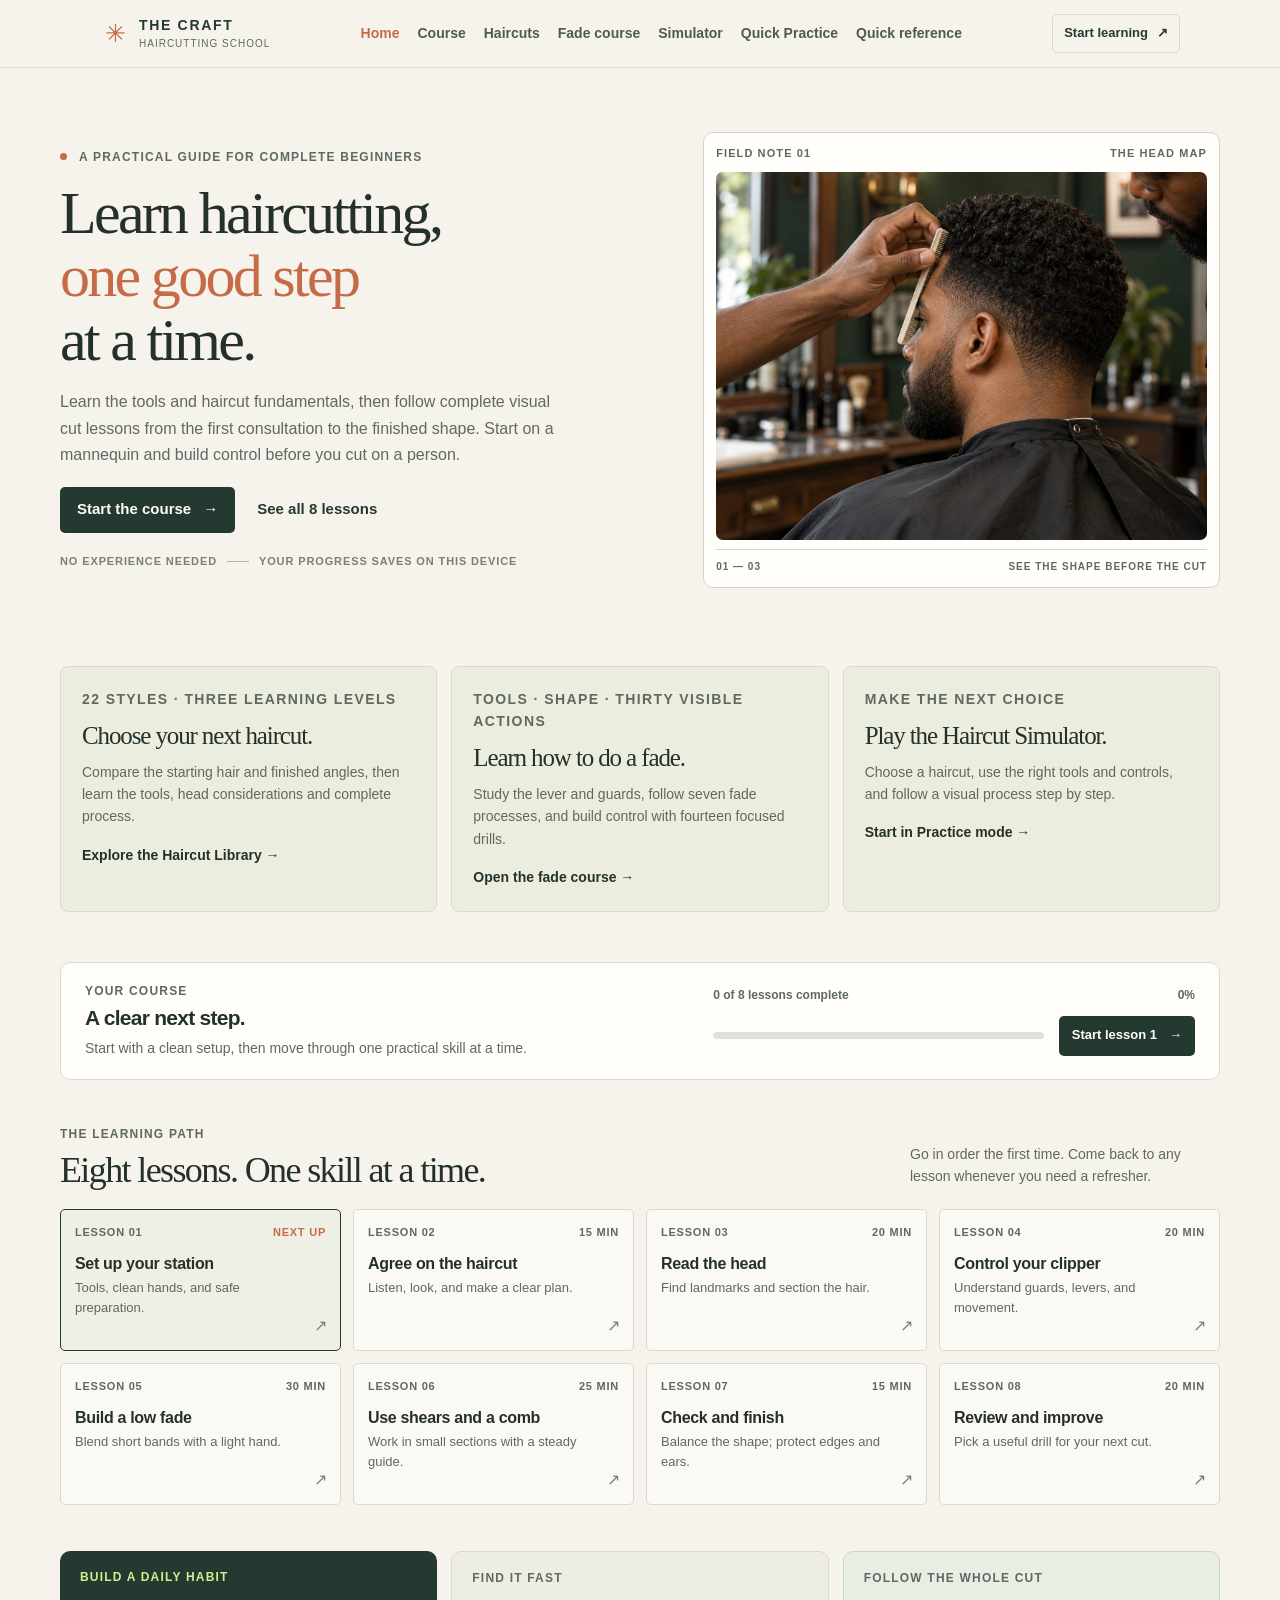
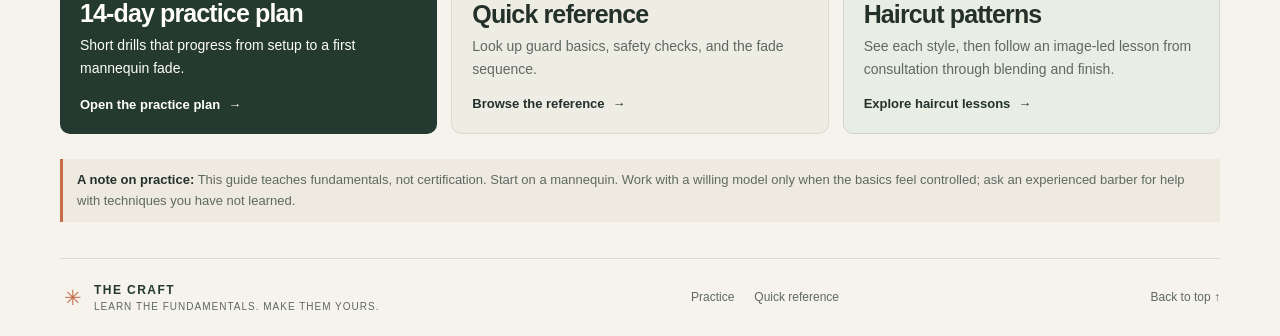
<file: index.html>
<!doctype html>
<html lang="en">
<head>
  <meta charset="UTF-8">
  <meta name="viewport" content="width=device-width, initial-scale=1">
  <meta name="theme-color" content="#f5f3ec">
  <meta name="description" content="Learn haircutting step by step with eight focused lessons, a safe practice plan, and simple progress tracking.">
  <title>The Craft — learn haircutting step by step</title>
  <link rel="icon" href="favicon.svg" type="image/svg+xml">
  <link rel="stylesheet" href="styles.css">
  <link rel="stylesheet" href="learning.css">
  <script src="haircut-patterns-data.js" defer></script>
  <script src="haircut-walkthroughs-data.js" defer></script>
  <script src="assets/new-image-manifest.js" defer></script>
  <script src="learning-visuals.js" defer></script>
  <script src="haircut-library-data.js" defer></script>
  <script src="haircut-library-process.js" defer></script>
  <script src="fade-training-data.js" defer></script>
  <script src="lessons.js" defer></script>
  <script src="app.js" defer></script>
</head>
<body data-page="home">
  <a class="skip-link" href="#main">Skip to content</a>
  <header class="site-header">
    <a class="brand" href="index.html" aria-label="The Craft home"><span class="brand-symbol" aria-hidden="true">✳</span><span>THE CRAFT<small>HAIRCUTTING SCHOOL</small></span></a>
    <button class="menu-button" type="button" aria-expanded="false" aria-controls="primary-nav"><span>Menu</span><span aria-hidden="true">☰</span></button>
    <nav class="primary-nav" id="primary-nav" aria-label="Main navigation">
      <a href="index.html" aria-current="page">Home</a>
      <a href="index.html#course-path">Course</a>
      <a href="haircuts.html">Haircuts</a>
      <a href="fade-training.html">Fade course</a>
      <a href="haircut-simulator.html">Simulator</a>
      <a href="practice.html#quick-practice-heading">Quick Practice</a>
      <a href="quick-reference.html">Quick reference</a>
    </nav>
    <a class="header-link" href="lesson.html?lesson=setup">Start learning <span aria-hidden="true">↗</span></a>
  </header>

  <main id="main">
    <section class="hero page-width" aria-labelledby="home-title">
      <div class="hero-copy">
        <p class="eyebrow"><span class="eyebrow-mark"></span> A PRACTICAL GUIDE FOR COMPLETE BEGINNERS</p>
        <h1 id="home-title">Learn haircutting,<br><em>one good step</em><br>at a time.</h1>
        <p class="hero-lede">Learn the tools and haircut fundamentals, then follow complete visual cut lessons from the first consultation to the finished shape. Start on a mannequin and build control before you cut on a person.</p>
        <div class="hero-actions">
          <a class="button button-primary" id="start-button" href="lesson.html?lesson=setup">Start the course <span aria-hidden="true">→</span></a>
          <a class="button button-quiet" href="#course-path">See all 8 lessons</a>
        </div>
        <div class="hero-proof"><span>NO EXPERIENCE NEEDED</span><span class="proof-divider"></span><span>YOUR PROGRESS SAVES ON THIS DEVICE</span></div>
      </div>
      <div class="hero-visual">
        <div class="visual-top"><span>FIELD NOTE 01</span><span>THE HEAD MAP</span></div>
        <img class="hero-photo" src="assets/barber-head-shape.jpg" width="1536" height="1024" alt="Barber using a comb to assess the side and natural shape of a client's head before cutting." fetchpriority="high" decoding="async">
        <div class="visual-foot"><span>01 — 03</span><span>SEE THE SHAPE BEFORE THE CUT</span></div>
      </div>
    </section>

    <section class="learning-entry-links page-width" aria-label="Complete visual training"><a class="learning-entry-link" href="haircuts.html"><p class="eyebrow">22 STYLES · THREE LEARNING LEVELS</p><h2>Choose your next haircut.</h2><p>Compare the starting hair and finished angles, then learn the tools, head considerations and complete process.</p><strong>Explore the Haircut Library →</strong></a><a class="learning-entry-link" href="fade-training.html"><p class="eyebrow">TOOLS · SHAPE · THIRTY VISIBLE ACTIONS</p><h2>Learn how to do a fade.</h2><p>Study the lever and guards, follow seven fade processes, and build control with fourteen focused drills.</p><strong>Open the fade course →</strong></a><a class="learning-entry-link" href="haircut-simulator.html"><p class="eyebrow">MAKE THE NEXT CHOICE</p><h2>Play the Haircut Simulator.</h2><p>Choose a haircut, use the right tools and controls, and follow a visual process step by step.</p><strong>Start in Practice mode →</strong></a></section>
    <section class="resume-wrap page-width" aria-labelledby="continue-heading">
      <div class="resume-card">
        <div class="resume-copy">
          <p class="eyebrow">YOUR COURSE</p>
          <h2 id="continue-heading">A clear next step.</h2>
          <p id="continue-message">Start with a clean setup, then move through one practical skill at a time.</p>
        </div>
        <div class="resume-action">
          <div class="resume-progress-label"><span id="lesson-count">0 of 8 lessons complete</span><span id="progress-percent">0%</span></div>
          <div class="progress-track" role="progressbar" aria-label="Course progress" aria-valuemin="0" aria-valuemax="8" aria-valuenow="0"><span id="progress-fill"></span></div>
          <a class="button button-primary" id="continue-button" href="lesson.html?lesson=setup">Start lesson 1 <span aria-hidden="true">→</span></a>
          <button class="text-button" id="reset-progress" type="button" hidden>Reset all progress</button>
        </div>
      </div>
      <p class="resume-status" id="resume-status" role="status" aria-live="polite"></p>
    </section>

    <section class="course-section page-width" id="course-path" aria-labelledby="course-heading">
      <div class="section-heading">
        <div><p class="eyebrow">THE LEARNING PATH</p><h2 id="course-heading">Eight lessons. One skill at a time.</h2></div>
        <p>Go in order the first time. Come back to any lesson whenever you need a refresher.</p>
      </div>
      <div class="course-grid">
        <a class="course-card" href="lesson.html?lesson=setup" data-course-card="setup"><span class="card-top"><span>LESSON 01</span><span data-lesson-status="setup">15 MIN</span></span><h3>Set up your station</h3><p>Tools, clean hands, and safe preparation.</p><span class="card-arrow" aria-hidden="true">↗</span></a>
        <a class="course-card" href="lesson.html?lesson=consult" data-course-card="consult"><span class="card-top"><span>LESSON 02</span><span data-lesson-status="consult">15 MIN</span></span><h3>Agree on the haircut</h3><p>Listen, look, and make a clear plan.</p><span class="card-arrow" aria-hidden="true">↗</span></a>
        <a class="course-card" href="lesson.html?lesson=foundations" data-course-card="foundations"><span class="card-top"><span>LESSON 03</span><span data-lesson-status="foundations">20 MIN</span></span><h3>Read the head</h3><p>Find landmarks and section the hair.</p><span class="card-arrow" aria-hidden="true">↗</span></a>
        <a class="course-card" href="lesson.html?lesson=clipper" data-course-card="clipper"><span class="card-top"><span>LESSON 04</span><span data-lesson-status="clipper">20 MIN</span></span><h3>Control your clipper</h3><p>Understand guards, levers, and movement.</p><span class="card-arrow" aria-hidden="true">↗</span></a>
        <a class="course-card" href="lesson.html?lesson=fade" data-course-card="fade"><span class="card-top"><span>LESSON 05</span><span data-lesson-status="fade">30 MIN</span></span><h3>Build a low fade</h3><p>Blend short bands with a light hand.</p><span class="card-arrow" aria-hidden="true">↗</span></a>
        <a class="course-card" href="lesson.html?lesson=shears" data-course-card="shears"><span class="card-top"><span>LESSON 06</span><span data-lesson-status="shears">25 MIN</span></span><h3>Use shears and a comb</h3><p>Work in small sections with a steady guide.</p><span class="card-arrow" aria-hidden="true">↗</span></a>
        <a class="course-card" href="lesson.html?lesson=finish" data-course-card="finish"><span class="card-top"><span>LESSON 07</span><span data-lesson-status="finish">15 MIN</span></span><h3>Check and finish</h3><p>Balance the shape; protect edges and ears.</p><span class="card-arrow" aria-hidden="true">↗</span></a>
        <a class="course-card" href="lesson.html?lesson=review" data-course-card="review"><span class="card-top"><span>LESSON 08</span><span data-lesson-status="review">20 MIN</span></span><h3>Review and improve</h3><p>Pick a useful drill for your next cut.</p><span class="card-arrow" aria-hidden="true">↗</span></a>
      </div>
    </section>

    <section class="next-steps page-width" aria-label="Keep learning">
      <a class="next-card next-card-green" href="practice.html"><span class="eyebrow">BUILD A DAILY HABIT</span><h2>14-day practice plan</h2><p>Short drills that progress from setup to a first mannequin fade.</p><span class="next-link">Open the practice plan <span aria-hidden="true">→</span></span></a>
      <a class="next-card next-card-light" href="quick-reference.html"><span class="eyebrow">FIND IT FAST</span><h2>Quick reference</h2><p>Look up guard basics, safety checks, and the fade sequence.</p><span class="next-link">Browse the reference <span aria-hidden="true">→</span></span></a>
      <a class="next-card next-card-pattern" href="haircut-patterns.html"><span class="eyebrow">FOLLOW THE WHOLE CUT</span><h2>Haircut patterns</h2><p>See each style, then follow an image-led lesson from consultation through blending and finish.</p><span class="next-link">Explore haircut lessons <span aria-hidden="true">→</span></span></a>
    </section>
    <p class="learning-note page-width"><strong>A note on practice:</strong> This guide teaches fundamentals, not certification. Start on a mannequin. Work with a willing model only when the basics feel controlled; ask an experienced barber for help with techniques you have not learned.</p>
  </main>

  <footer class="site-footer page-width"><a class="brand" href="index.html"><span class="brand-symbol" aria-hidden="true">✳</span><span>THE CRAFT<small>LEARN THE FUNDAMENTALS. MAKE THEM YOURS.</small></span></a><div class="footer-links"><a href="practice.html">Practice</a><a href="quick-reference.html">Quick reference</a></div><a class="back-top" href="#main">Back to top ↑</a></footer>
  <noscript><p class="noscript-note">Turn on JavaScript to load lesson content, save course progress, and use the practice checks and reference search.</p></noscript>
</body>
</html>
</file>
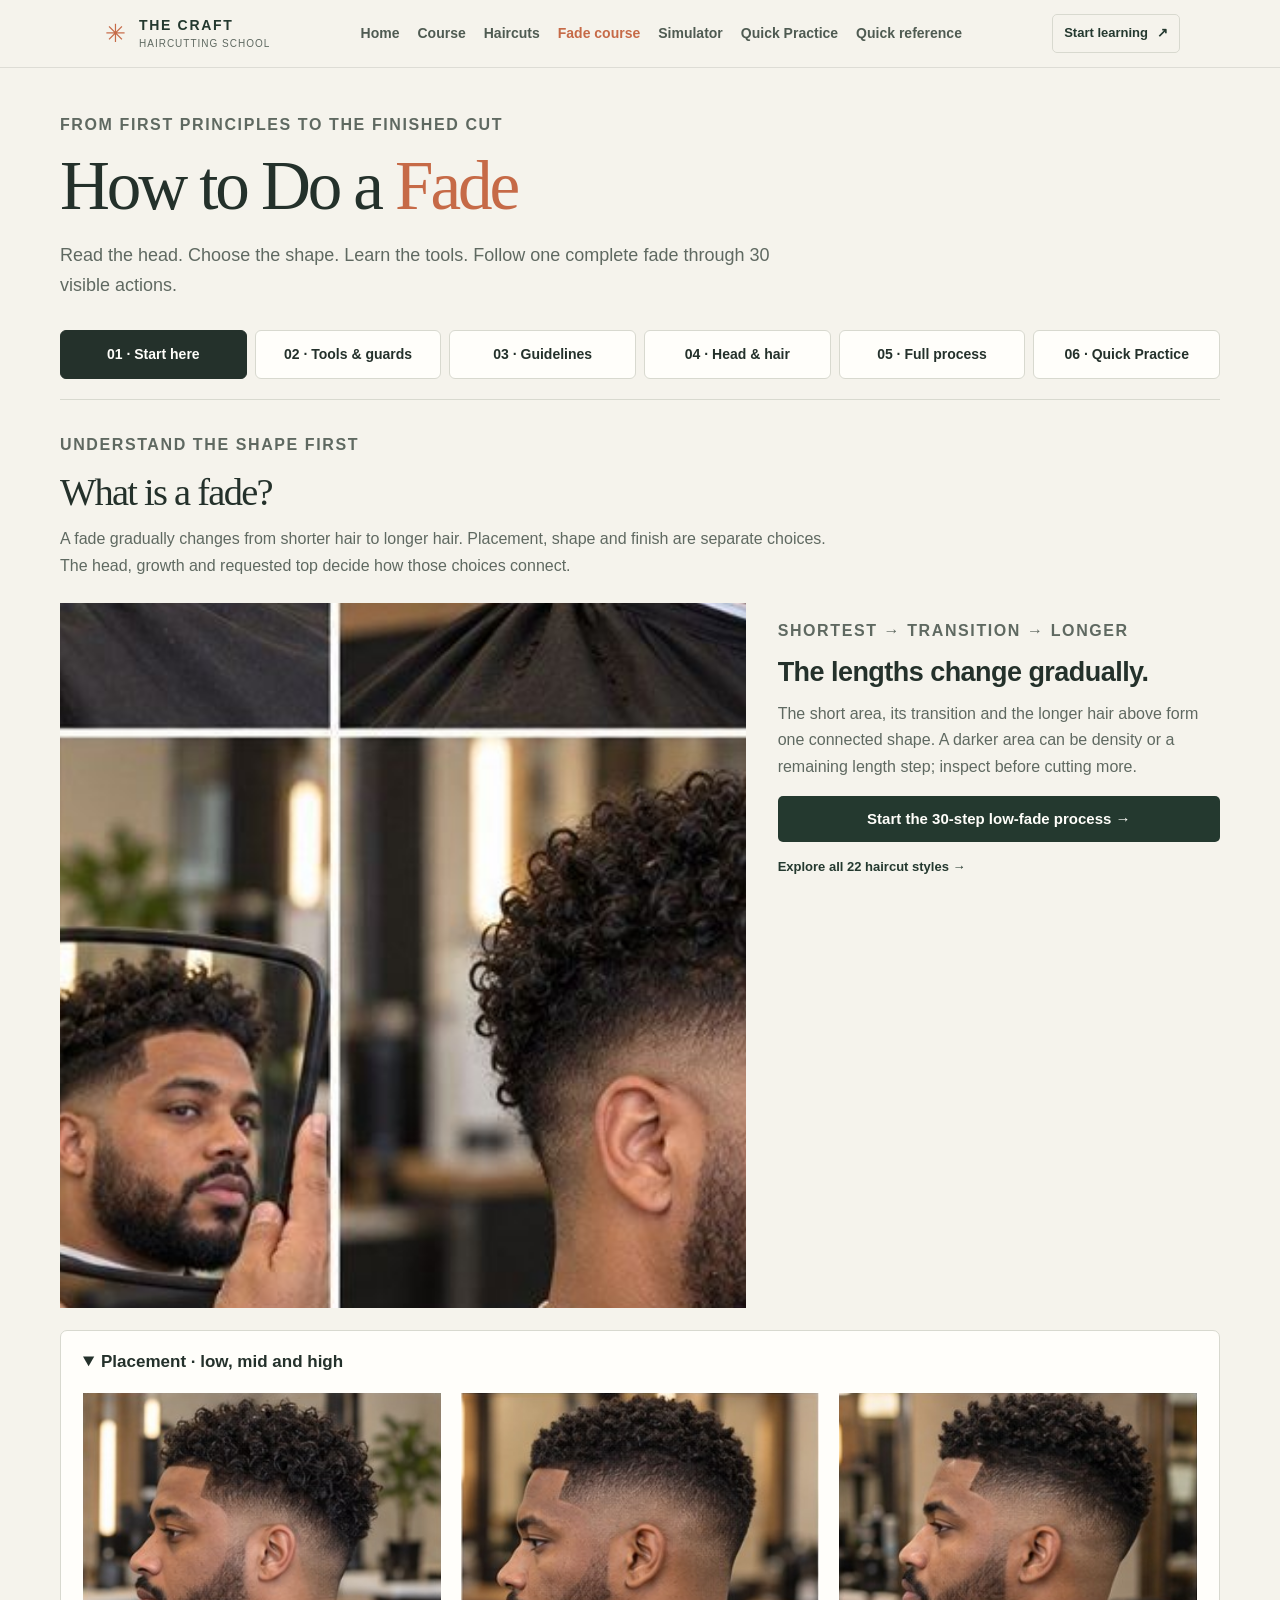
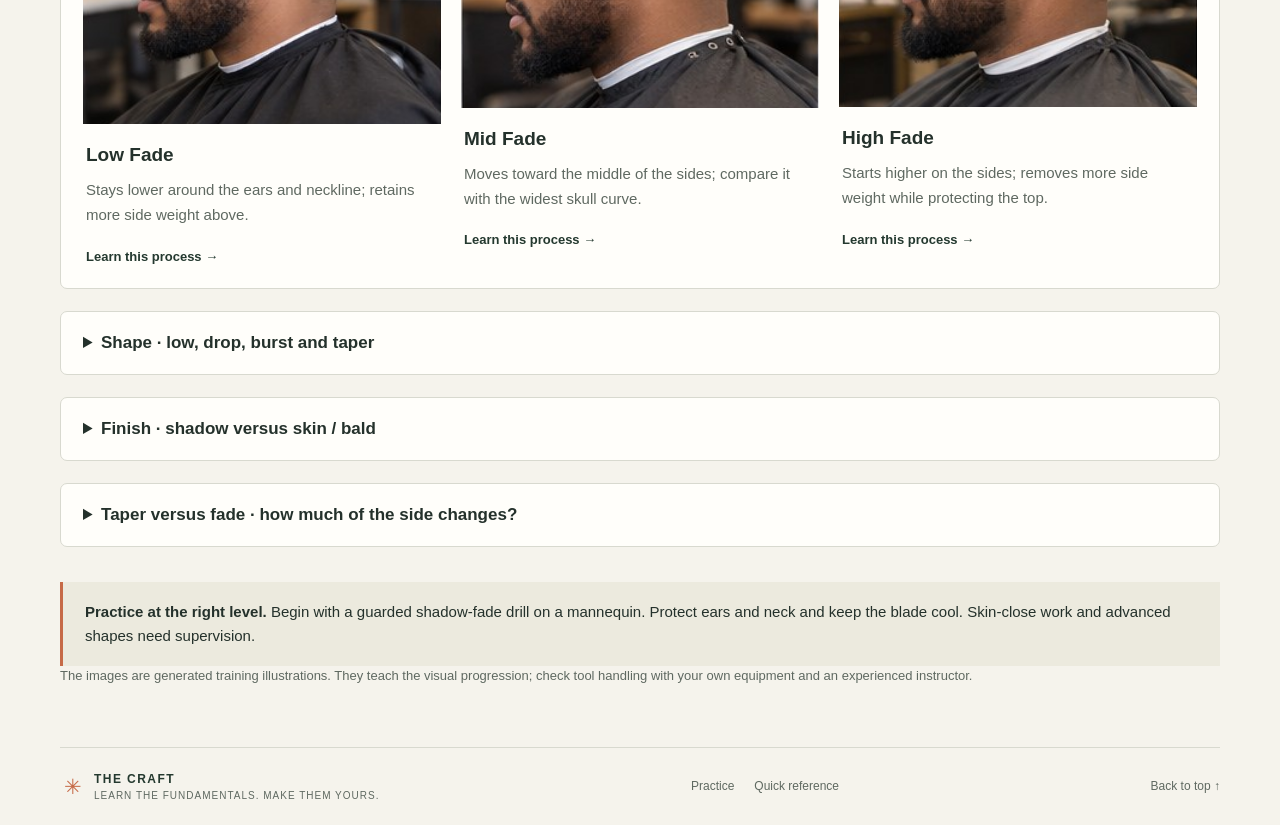
<file: fade-training.html>
<!doctype html><html lang="en"><head>
  <meta charset="UTF-8"><meta name="viewport" content="width=device-width, initial-scale=1"><meta name="theme-color" content="#f5f3ec">
  <meta name="description" content="Learn fade structure, clipper levers, guard transitions and head landmarks, then follow seven complete 30-step visual fade processes.">
  <title>How to Do a Fade — The Craft</title><link rel="icon" href="favicon.svg" type="image/svg+xml"><link rel="stylesheet" href="styles.css"><link rel="stylesheet" href="learning.css">
    <script src="haircut-patterns-data.js" defer></script>
  <script src="haircut-walkthroughs-data.js" defer></script>
  <script src="assets/new-image-manifest.js" defer></script>
  <script src="learning-visuals.js" defer></script>
  <script src="haircut-library-data.js" defer></script>
  <script src="haircut-library-process.js" defer></script>
  <script src="fade-training-data.js" defer></script>
  <script src="lessons.js" defer></script>
  <script src="app.js" defer></script>
  <script src="fade-training.js" defer></script>
</head><body data-page="fade-training">
  <a class="skip-link" href="#main">Skip to fade training</a><header class="site-header">
    <a class="brand" href="index.html" aria-label="The Craft home"><span class="brand-symbol" aria-hidden="true">✳</span><span>THE CRAFT<small>HAIRCUTTING SCHOOL</small></span></a>
    <button class="menu-button" type="button" aria-expanded="false" aria-controls="primary-nav"><span>Menu</span><span aria-hidden="true">☰</span></button>
    <nav class="primary-nav" id="primary-nav" aria-label="Main navigation">
      <a href="index.html">Home</a>
      <a href="index.html#course-path">Course</a>
      <a href="haircuts.html">Haircuts</a>
      <a href="fade-training.html" aria-current="page">Fade course</a>
      <a href="haircut-simulator.html">Simulator</a>
      <a href="practice.html#quick-practice-heading">Quick Practice</a>
      <a href="quick-reference.html">Quick reference</a>
    </nav>
    <a class="header-link" href="lesson.html?lesson=setup">Start learning <span aria-hidden="true">↗</span></a>
  </header>
  <main id="main" class="page-width learning-page">
    <section class="learning-heading"><p class="eyebrow">FROM FIRST PRINCIPLES TO THE FINISHED CUT</p><h1>How to Do a <em>Fade</em></h1><p>Read the head. Choose the shape. Learn the tools. Follow one complete fade through 30 visible actions.</p></section>
    <nav class="learning-tabs" aria-label="Fade learning modules"><button type="button" data-module="start" aria-pressed="true">01 · Start here</button><button type="button" data-module="tools" aria-pressed="false">02 · Tools & guards</button><button type="button" data-module="guidelines" aria-pressed="false">03 · Guidelines</button><button type="button" data-module="head" aria-pressed="false">04 · Head & hair</button><button type="button" data-module="course" aria-pressed="false">05 · Full process</button><button type="button" data-module="practice" aria-pressed="false">06 · Quick Practice</button></nav>
    <section class="learning-panel" data-learning-panel="start" id="fade-start" aria-labelledby="fade-start-title"><div class="learning-module-heading"><p class="eyebrow">UNDERSTAND THE SHAPE FIRST</p><h2 id="fade-start-title" tabindex="-1">What is a fade?</h2><p>A fade gradually changes from shorter hair to longer hair. Placement, shape and finish are separate choices. The head, growth and requested top decide how those choices connect.</p></div><div id="fade-overview"></div></section>
    <section class="learning-panel" data-learning-panel="tools" id="fade-tools" aria-labelledby="fade-tools-title" hidden><div class="learning-module-heading"><p class="eyebrow">KNOW WHAT YOUR OWN TOOL LEAVES</p><h2 id="fade-tools-title" tabindex="-1">Clipper, lever and guards</h2><p>Choose a tool view below. Test settings on a mannequin or swatch before using them on a person.</p></div><div id="clipper-lessons"></div><details class="learning-details"><summary>Check the maker’s system · references</summary><p>The lever changes the base blade’s cutting length. Opening generally leaves more length; closing leaves the shortest setting. Guard fit and exact ranges vary.</p><a class="text-link" href="https://wahlusa.com/how-to/haircutting/haircuts-101/taper-lever" target="_blank" rel="noopener noreferrer">Wahl taper-lever guidance ↗</a><br><a class="text-link" href="https://eu.wahl.com/barber-clippers" target="_blank" rel="noopener noreferrer">Wahl clipper and compatible guard guidance ↗</a></details></section>
    <section class="learning-panel" data-learning-panel="guidelines" id="fade-guidelines" aria-labelledby="fade-guidelines-title" hidden><div class="learning-module-heading"><p class="eyebrow">WORKING LINES, THEN A GRADUAL CONNECTION</p><h2 id="fade-guidelines-title" tabindex="-1">Read the guidelines in real hair.</h2><p>These are learning checkpoints, not three mandatory bands of fixed width. Select a view and notice the actual lengths.</p></div><div id="guideline-lesson"></div></section>
    <section class="learning-panel" data-learning-panel="head" id="fade-head" aria-labelledby="fade-head-title" hidden><div class="learning-module-heading"><p class="eyebrow">OBSERVE THE PERSON, THEN PLAN</p><h2 id="fade-head-title" tabindex="-1">Head shape is one clue.</h2><p>Profile labels describe visual tendencies. A real head can combine them. Bone landmarks, texture, density, growth and the request matter together.</p></div><div id="fade-head-study"></div></section>
    <section class="learning-panel" data-learning-panel="course" id="fade-course" aria-labelledby="fade-course-title" hidden><div class="fade-course-heading"><div><p class="eyebrow">ONE COMPLETE CUT · THIRTY ACTIONS</p><h2 id="fade-course-title" tabindex="-1">The full fade process</h2></div><label>Choose a process<select id="fade-course-type"></select></label></div><nav class="fade-phase-nav" id="fade-phase-nav" aria-label="Jump to a course phase"></nav><div class="fade-course-progress"><strong id="fade-course-counter" aria-live="polite"></strong><div class="progress-track" role="progressbar" aria-label="Fade course position" aria-valuemin="1" aria-valuemax="30" aria-valuenow="1"><span id="fade-course-fill"></span></div><label class="fade-step-jump">Jump to step<select id="fade-step-select"></select></label></div><div id="fade-active-lesson"></div><details class="learning-details" id="fade-final-review" hidden><summary>Before / after and final checklist</summary><div id="fade-before-after"></div><ul id="fade-final-checklist"></ul></details><label class="learning-check fade-completion" id="fade-completion-label" hidden><input type="checkbox" id="fade-course-complete"><span>I worked through this complete fade process.</span></label><p class="learning-save-note" id="fade-save-note" role="status">Progress saves on this device.</p></section>
    <section class="learning-panel" data-learning-panel="practice" id="fade-practice" aria-labelledby="fade-practice-title" hidden><div class="learning-module-heading"><p class="eyebrow">ONE MOVEMENT. A SMALL WORKING AREA.</p><h2 id="fade-practice-title" tabindex="-1">Fade Quick Practice</h2><p>Each drill uses the image from its matching process step. Start with tools off, then a guarded mannequin drill.</p></div><div class="learning-choice-row" id="fade-practice-filter" role="group" aria-label="Filter fade drills"><button type="button" data-drill-filter="control" aria-pressed="true">Tool control</button><button type="button" data-drill-filter="blend" aria-pressed="false">Guides & blending</button><button type="button" data-drill-filter="shape" aria-pressed="false">Shape & inspection</button><button type="button" data-drill-filter="all" aria-pressed="false">All 14 drills</button></div><div class="learning-drill-grid fade-drill-grid" id="fade-drills"></div></section>
    <aside class="learning-safety"><strong>Practice at the right level.</strong> Begin with a guarded shadow-fade drill on a mannequin. Protect ears and neck and keep the blade cool. Skin-close work and advanced shapes need supervision.</aside><p class="learning-small-note">The images are generated training illustrations. They teach the visual progression; check tool handling with your own equipment and an experienced instructor.</p>
  </main><footer class="site-footer page-width"><a class="brand" href="index.html"><span class="brand-symbol" aria-hidden="true">✳</span><span>THE CRAFT<small>LEARN THE FUNDAMENTALS. MAKE THEM YOURS.</small></span></a><div class="footer-links"><a href="practice.html">Practice</a><a href="quick-reference.html">Quick reference</a></div><a class="back-top" href="#main">Back to top ↑</a></footer>
</body></html>
</file>
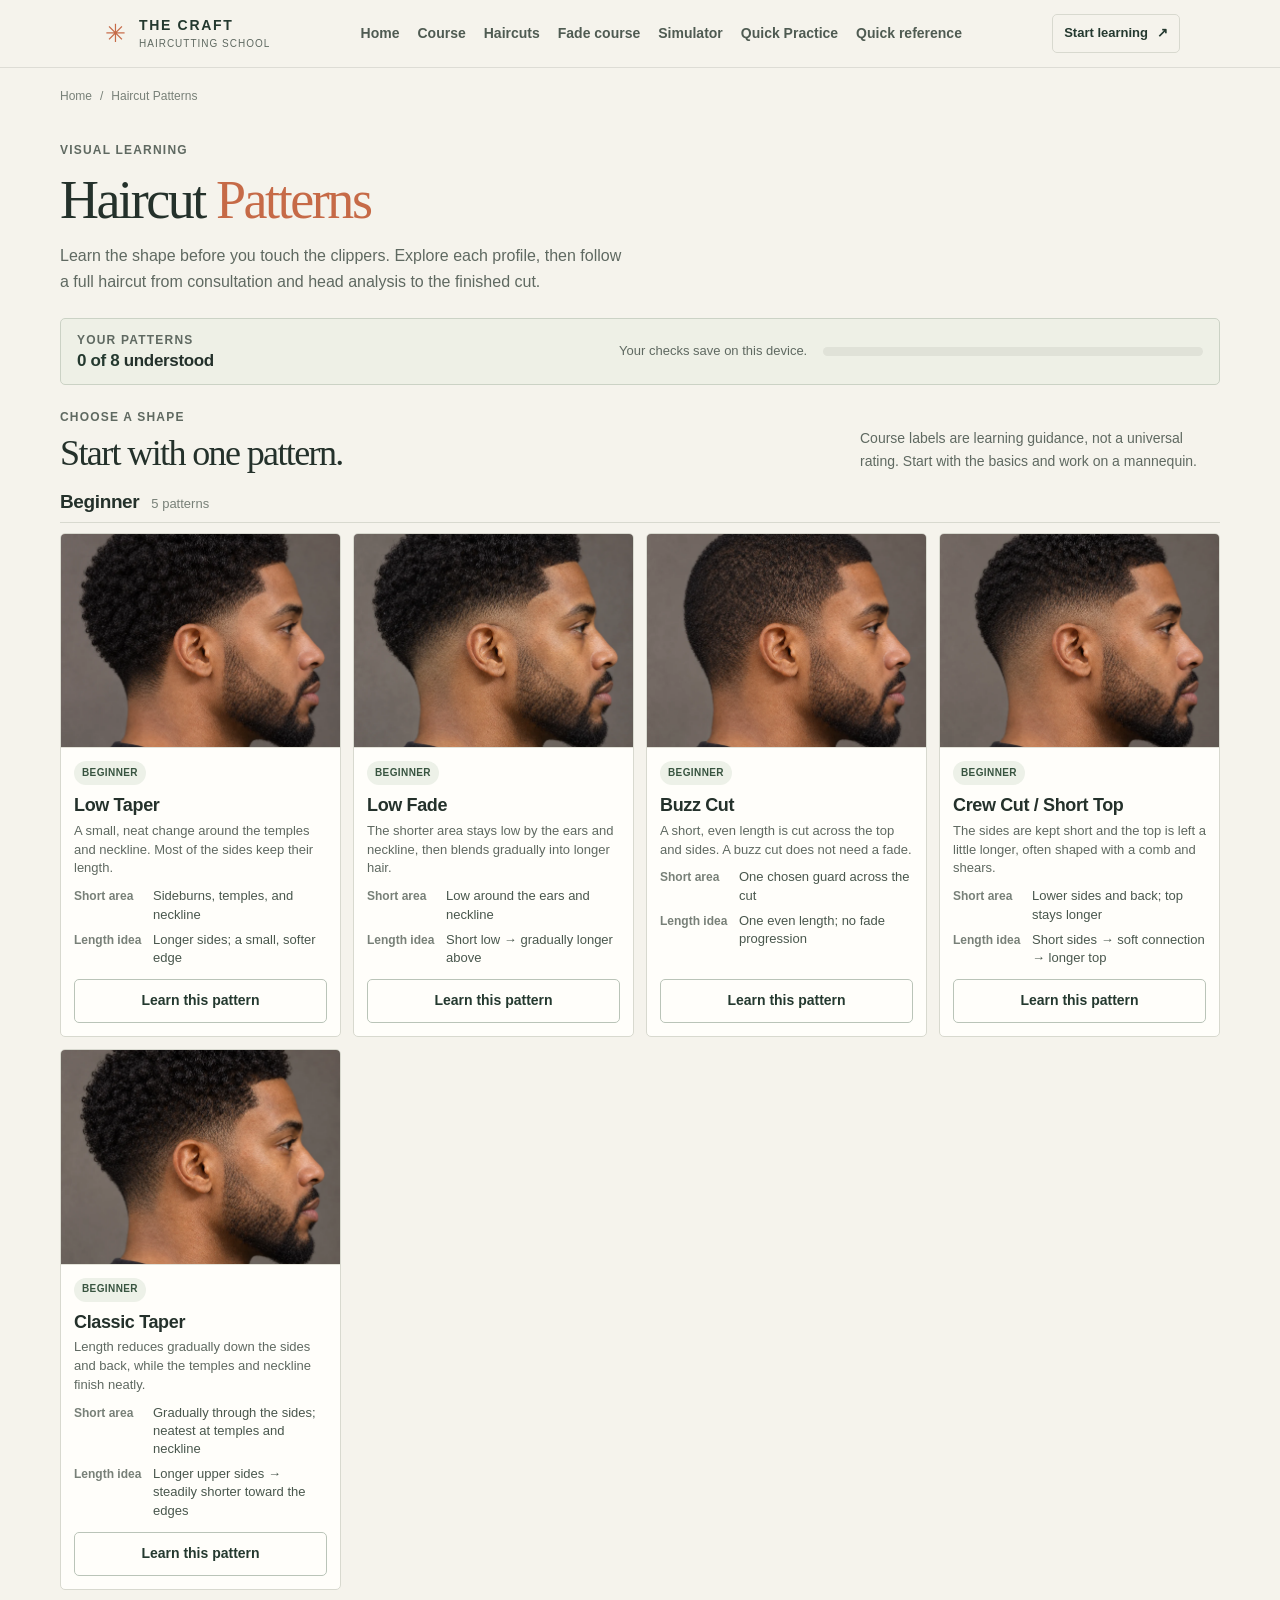
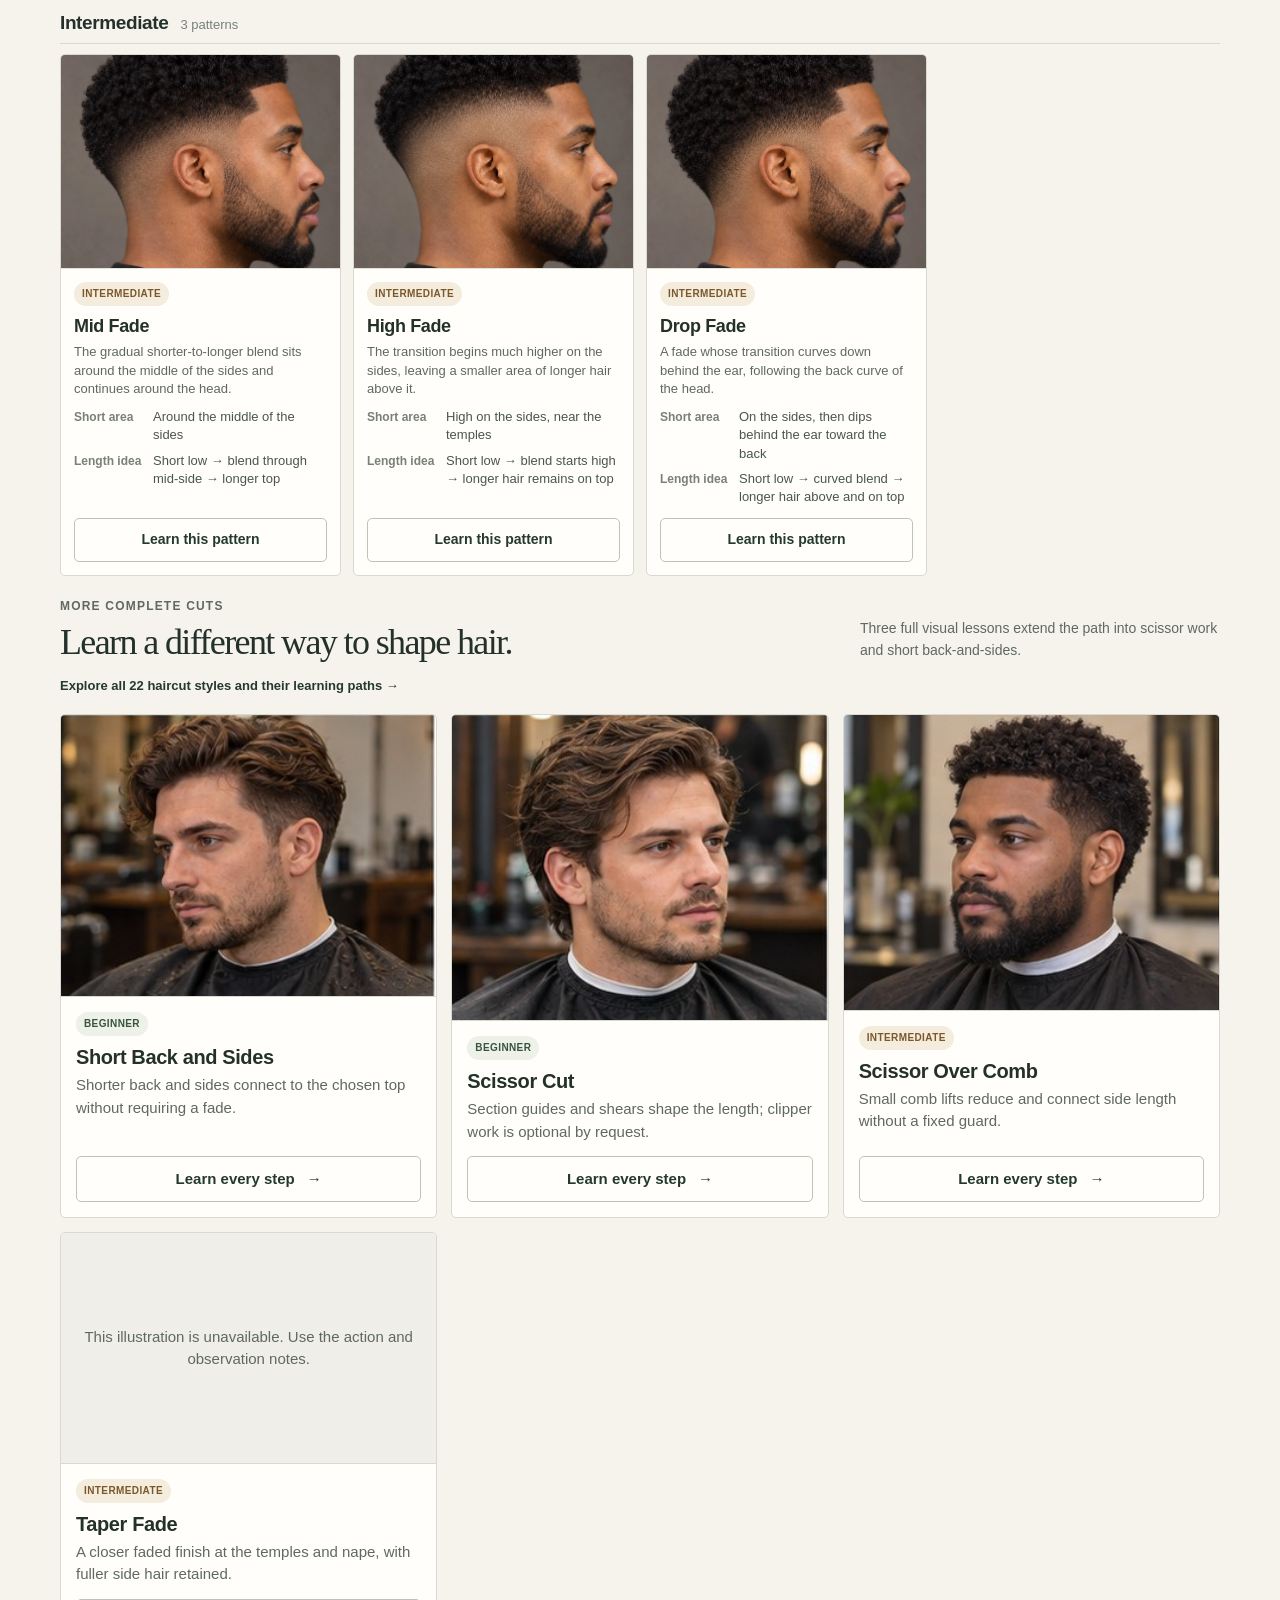
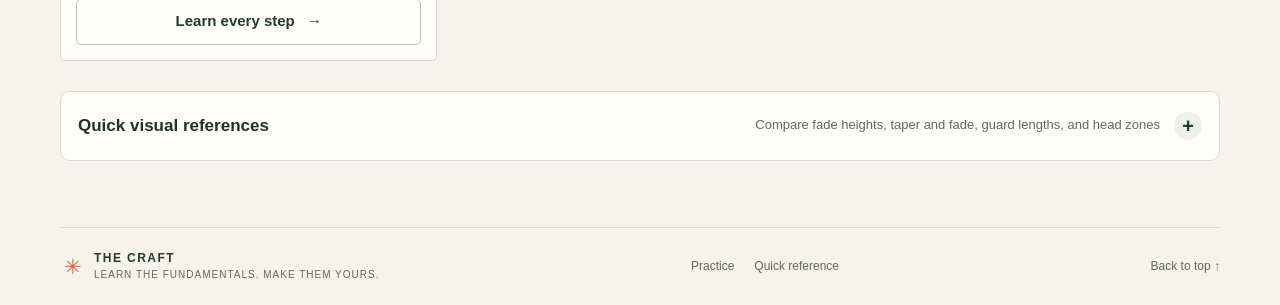
<file: haircut-patterns.html>
<!doctype html>
<html lang="en">
<head>
  <meta charset="UTF-8">
  <meta name="viewport" content="width=device-width, initial-scale=1">
  <meta name="theme-color" content="#f5f3ec">
  <meta name="description" content="See eight common haircut patterns, locate the short area, compare transition heights, and practice one shape at a time.">
  <title>Haircut Patterns — The Craft</title>
  <link rel="icon" href="favicon.svg" type="image/svg+xml">
  <link rel="stylesheet" href="styles.css">
  <link rel="stylesheet" href="learning.css">
  <script src="haircut-patterns-data.js" defer></script>
  <script src="haircut-walkthroughs-data.js" defer></script>
  <script src="assets/new-image-manifest.js" defer></script>
  <script src="learning-visuals.js" defer></script>
  <script src="haircut-library-data.js" defer></script>
  <script src="haircut-library-process.js" defer></script>
  <script src="fade-training-data.js" defer></script>
  <script src="lessons.js" defer></script>
  <script src="app.js" defer></script>
  <script src="haircut-patterns.js" defer></script>
</head>
<body data-page="patterns">
  <a class="skip-link" href="#main">Skip to patterns</a>
  <header class="site-header">
    <a class="brand" href="index.html" aria-label="The Craft home"><span class="brand-symbol" aria-hidden="true">✳</span><span>THE CRAFT<small>HAIRCUTTING SCHOOL</small></span></a>
    <button class="menu-button" type="button" aria-expanded="false" aria-controls="primary-nav"><span>Menu</span><span aria-hidden="true">☰</span></button>
    <nav class="primary-nav" id="primary-nav" aria-label="Main navigation">
      <a href="index.html">Home</a>
      <a href="index.html#course-path">Course</a>
      <a href="haircuts.html">Haircuts</a>
      <a href="fade-training.html">Fade course</a>
      <a href="haircut-simulator.html">Simulator</a>
      <a href="practice.html#quick-practice-heading">Quick Practice</a>
      <a href="quick-reference.html">Quick reference</a>
    </nav>
    <a class="header-link" href="lesson.html?lesson=setup">Start learning <span aria-hidden="true">↗</span></a>
  </header>

  <main class="page-width pattern-page" id="main">
    <nav class="breadcrumbs" aria-label="Breadcrumb"><a href="index.html">Home</a><span aria-hidden="true">/</span><span aria-current="page">Haircut Patterns</span></nav>
    <section class="page-intro pattern-intro" aria-labelledby="patterns-title">
      <p class="eyebrow">VISUAL LEARNING</p>
      <h1 id="patterns-title">Haircut <em>Patterns</em></h1>
      <p>Learn the shape before you touch the clippers. Explore each profile, then follow a full haircut from consultation and head analysis to the finished cut.</p>
    </section>

    <section class="pattern-progress" aria-labelledby="pattern-progress-heading">
      <div class="pattern-progress-copy"><div><p class="eyebrow">YOUR PATTERNS</p><h2 id="pattern-progress-heading"><span id="pattern-progress-count">0 of 8</span> understood</h2></div><p id="pattern-progress-note">Your checks save on this device.</p></div>
      <div class="progress-track" role="progressbar" aria-label="Haircut patterns understood" aria-valuemin="0" aria-valuemax="8" aria-valuenow="0"><span id="pattern-progress-fill"></span></div>
    </section>

    <section class="pattern-selector" aria-labelledby="pattern-selector-title">
      <div class="section-heading pattern-section-heading">
        <div><p class="eyebrow">CHOOSE A SHAPE</p><h2 id="pattern-selector-title" tabindex="-1">Start with one pattern.</h2></div>
        <p>Course labels are learning guidance, not a universal rating. Start with the basics and work on a mannequin.</p>
      </div>
      <div id="pattern-groups" class="pattern-groups"></div>
    </section>

    <section class="additional-cut-section" aria-labelledby="additional-cut-title">
      <div class="section-heading pattern-section-heading">
        <div><p class="eyebrow">MORE COMPLETE CUTS</p><h2 id="additional-cut-title">Learn a different way to shape hair.</h2></div>
        <p>Three full visual lessons extend the path into scissor work and short back-and-sides.</p>
      </div>
      <p><a class="text-link" href="haircuts.html">Explore all 22 haircut styles and their learning paths →</a></p><div class="additional-cut-grid" id="additional-cut-grid"></div>
    </section>

    <section class="pattern-viewer" id="pattern-lesson" aria-labelledby="pattern-lesson-title" hidden>
      <div class="pattern-viewer-top">
        <div><p class="eyebrow">GUIDED VISUAL LESSON</p><p class="pattern-viewer-position" id="pattern-viewer-position"></p></div>
        <div class="pattern-viewer-actions"><button class="button button-secondary" id="open-full-cut" type="button">See every cutting step <span aria-hidden="true">→</span></button><button class="text-button viewer-close" id="close-pattern-lesson" type="button">Back to patterns</button></div>
      </div>
      <div class="pattern-viewer-heading">
        <div><h2 id="pattern-lesson-title" tabindex="-1"></h2><p id="pattern-lesson-summary"></p></div>
        <span id="pattern-level-badge" class="difficulty-badge"></span>
      </div>

      <div class="pattern-viewer-grid">
        <div class="pattern-visual-column">
          <div class="photo-view-switch" role="group" aria-label="Choose haircut photo angle">
            <button type="button" data-photo-view="front" aria-pressed="true">Front 3/4</button>
            <button type="button" data-photo-view="side" aria-pressed="false">Side</button>
            <button type="button" data-photo-view="back" aria-pressed="false">Back</button>
          </div>
          <figure class="pattern-photo-stage" id="pattern-diagram-stage" aria-describedby="pattern-diagram-caption"></figure>
          <p class="diagram-caption" id="pattern-diagram-caption"></p>
        </div>
        <div class="pattern-slide-copy" id="pattern-slide-copy" aria-live="polite"></div>
      </div>

      <nav class="pattern-slide-steps" id="pattern-slide-steps" aria-label="Lesson slides"></nav>
      <div class="pattern-slide-controls">
        <button class="button button-secondary" id="pattern-previous" type="button">← Previous</button>
        <p class="slide-counter" id="pattern-slide-counter" aria-live="polite">1 / 6</p>
        <button class="button button-primary" id="pattern-next" type="button">Next →</button>
      </div>
      <p class="pattern-safety"><span class="safety-mark" aria-hidden="true">!</span><span><strong>Practice safely.</strong> Keep tools controlled, protect the ears and neck, and rehearse the pattern on a mannequin before a full cut. Get supervision before trying advanced or skin-close work.</span></p>
    </section>

    <section class="cut-walkthrough-player" id="cut-walkthrough" aria-labelledby="cut-walkthrough-title" hidden>
      <header class="cut-walkthrough-header">
        <div><p class="eyebrow">FULL HAIRCUT PROCESS</p><h2 id="cut-walkthrough-title" tabindex="-1">Haircut lesson</h2><p id="cut-walkthrough-summary"></p></div>
        <div class="cut-walkthrough-header-actions"><span id="cut-walkthrough-level" class="difficulty-badge"></span><button class="text-button" id="close-full-cut" type="button">Back to pattern</button></div>
      </header>
      <div class="cut-walkthrough-progress"><div><span class="eyebrow">YOUR PLACE</span><strong id="cut-step-counter" aria-live="polite">Step 1 of 16</strong></div><div class="progress-track" role="progressbar" aria-label="Walkthrough steps" aria-valuemin="1" aria-valuemax="16" aria-valuenow="1"><span id="cut-step-progress-fill"></span></div><span id="cut-completion-status"></span></div>
      <p class="process-overview-label eyebrow">SEE THE WHOLE JOURNEY <span>Choose a photo to jump to that stage</span></p>
      <nav class="cut-process-strip" id="cut-process-overview" aria-label="Haircut process photo timeline"></nav>
      <div class="cut-step-layout">
        <div class="cut-visual-column">
        <figure class="cut-step-visual" id="cut-step-visual" aria-describedby="cut-step-caption"></figure>
        <div class="cut-step-controls"><button class="button button-secondary" id="cut-step-previous" type="button">← Previous</button><p id="cut-step-position">1 / 16</p><button class="button button-primary" id="cut-step-next" type="button">Next step →</button></div>
        <p class="cut-illustration-note">Training illustrations · study the sequence, then rehearse on a mannequin.</p>
        </div>
        <article class="cut-step-copy" aria-live="polite">
          <p class="cut-step-kicker" id="cut-step-kicker"></p>
          <h3 id="cut-step-title"></h3>
          <p id="cut-step-detail" class="cut-step-detail"></p>
          <p class="cut-tool-cue"><strong>TOOL</strong><span id="cut-step-tool"></span></p>
          <section class="cut-step-action-panel" aria-labelledby="cut-step-action-title"><p class="eyebrow">WHAT TO DO</p><h4 id="cut-step-action-title">Work through this step</h4><ol id="cut-step-actions"></ol></section>
          <aside class="cut-step-focus"><p class="eyebrow">LOOK FOR</p><p id="cut-step-focus-copy"></p></aside>
          <div class="cut-step-practice"><span aria-hidden="true">↻</span><p><strong>Practice action</strong><br><span id="cut-step-practice-copy"></span></p></div>
          <p class="cut-next-cue"><strong>Up next</strong><span id="cut-step-next-copy"></span></p>
        </article>
      </div>
      <section class="cut-what-changed" id="cut-what-changed" hidden><p class="eyebrow">BEFORE → AFTER</p><h3>What changed?</h3><dl id="cut-what-changed-list"></dl></section>
      <details class="cut-all-steps"><summary>All steps · jump to a specific action</summary><nav class="cut-step-rail" id="cut-step-rail" aria-label="Jump to a walkthrough step"></nav></details>
      <label class="cut-complete-check" id="cut-complete-label" hidden><input id="cut-complete-toggle" type="checkbox"><span><strong>I have worked through this haircut.</strong><small>Save this full-cut lesson as complete on this device.</small></span></label>
      <aside class="cut-walkthrough-safety"><span class="safety-mark" aria-hidden="true">!</span><p><strong>Practice at the right level.</strong> Begin on a mannequin or training swatch. Guard lengths and lever ranges vary by tool. Protect ears and neck, keep the first setting conservative, and ask an experienced barber for supervision before skin-close work or advanced blends.</p></aside>
    </section>

    <details class="pattern-reference" id="pattern-reference">
      <summary><span>Quick visual references</span><small>Compare fade heights, taper and fade, guard lengths, and head zones</small></summary>
      <div class="pattern-reference-content">
        <section class="reference-module" aria-labelledby="height-compare-title">
          <div class="reference-module-heading"><div><p class="eyebrow">FADE HEIGHT</p><h2 id="height-compare-title">Low, mid, or high?</h2></div><p>The shorter-to-longer transition moves higher up the sides.</p></div>
          <div class="height-comparison" id="height-comparison"></div>
        </section>
        <section class="reference-module" aria-labelledby="taper-compare-title">
          <div class="reference-module-heading"><div><p class="eyebrow">TWO DIFFERENT SHAPES</p><h2 id="taper-compare-title">Taper vs fade</h2></div><p>Look at how much of the side and back is shortened.</p></div>
          <div class="taper-fade-comparison" id="taper-fade-comparison"></div>
        </section>
        <section class="reference-module" aria-labelledby="guard-reference-title">
          <div class="reference-module-heading"><div><p class="eyebrow">CLIPPER GUARDS</p><h2 id="guard-reference-title">Short to longer</h2></div><p>These are approximate references. Guard length varies somewhat between clipper systems.</p></div>
          <ol class="guard-reference-list">
            <li><strong>#0.5</strong><span class="guard-hair" style="--guard-length: 12%"></span><span>≈ 1.5 mm</span></li>
            <li><strong>#1</strong><span class="guard-hair" style="--guard-length: 20%"></span><span>≈ 3 mm</span></li>
            <li><strong>#1.5</strong><span class="guard-hair" style="--guard-length: 29%"></span><span>≈ 4.5 mm</span></li>
            <li><strong>#2</strong><span class="guard-hair" style="--guard-length: 40%"></span><span>≈ 6 mm</span></li>
            <li><strong>#3</strong><span class="guard-hair" style="--guard-length: 65%"></span><span>≈ 10 mm</span></li>
            <li><strong>#4</strong><span class="guard-hair" style="--guard-length: 82%"></span><span>≈ 13 mm</span></li>
          </ol>
          <p class="guard-note">Guard lengths vary somewhat by clipper system. Check your maker’s guide and test a guard on a mannequin or swatch; these are not universal specifications.</p>
        </section>
        <section class="reference-module" aria-labelledby="cutting-map-title">
          <div class="reference-module-heading"><div><p class="eyebrow">A SIMPLE WAY TO READ THE HEAD</p><h2 id="cutting-map-title">Beginner cutting map</h2></div><p>Use these zones to understand length change, not as a one-size-fits-all cutting formula.</p></div>
          <div class="beginner-map-layout"><figure class="beginner-map-stage" id="beginner-map-stage"></figure><ol class="zone-map-legend"><li><strong>1 · Shortest</strong><span>Where the cut is closest.</span></li><li><strong>2 · Blend</strong><span>The gradual transition.</span></li><li><strong>3 · Longer</strong><span>Hair above the blend.</span></li><li><strong>4 · Top</strong><span>Length set for the chosen style.</span></li></ol></div>
          <p class="map-principle"><strong>Think:</strong> short → transition → longer. The chosen style and the head shape decide where each zone sits.</p>
        </section>
      </div>
    </details>
  </main>

  <footer class="site-footer page-width"><a class="brand" href="index.html"><span class="brand-symbol" aria-hidden="true">✳</span><span>THE CRAFT<small>LEARN THE FUNDAMENTALS. MAKE THEM YOURS.</small></span></a><div class="footer-links"><a href="practice.html">Practice</a><a href="quick-reference.html">Quick reference</a></div><a class="back-top" href="#main">Back to top ↑</a></footer>
  <noscript><p class="noscript-note">Turn on JavaScript to explore the pattern diagrams and save your progress.</p></noscript>
</body>
</html>
</file>
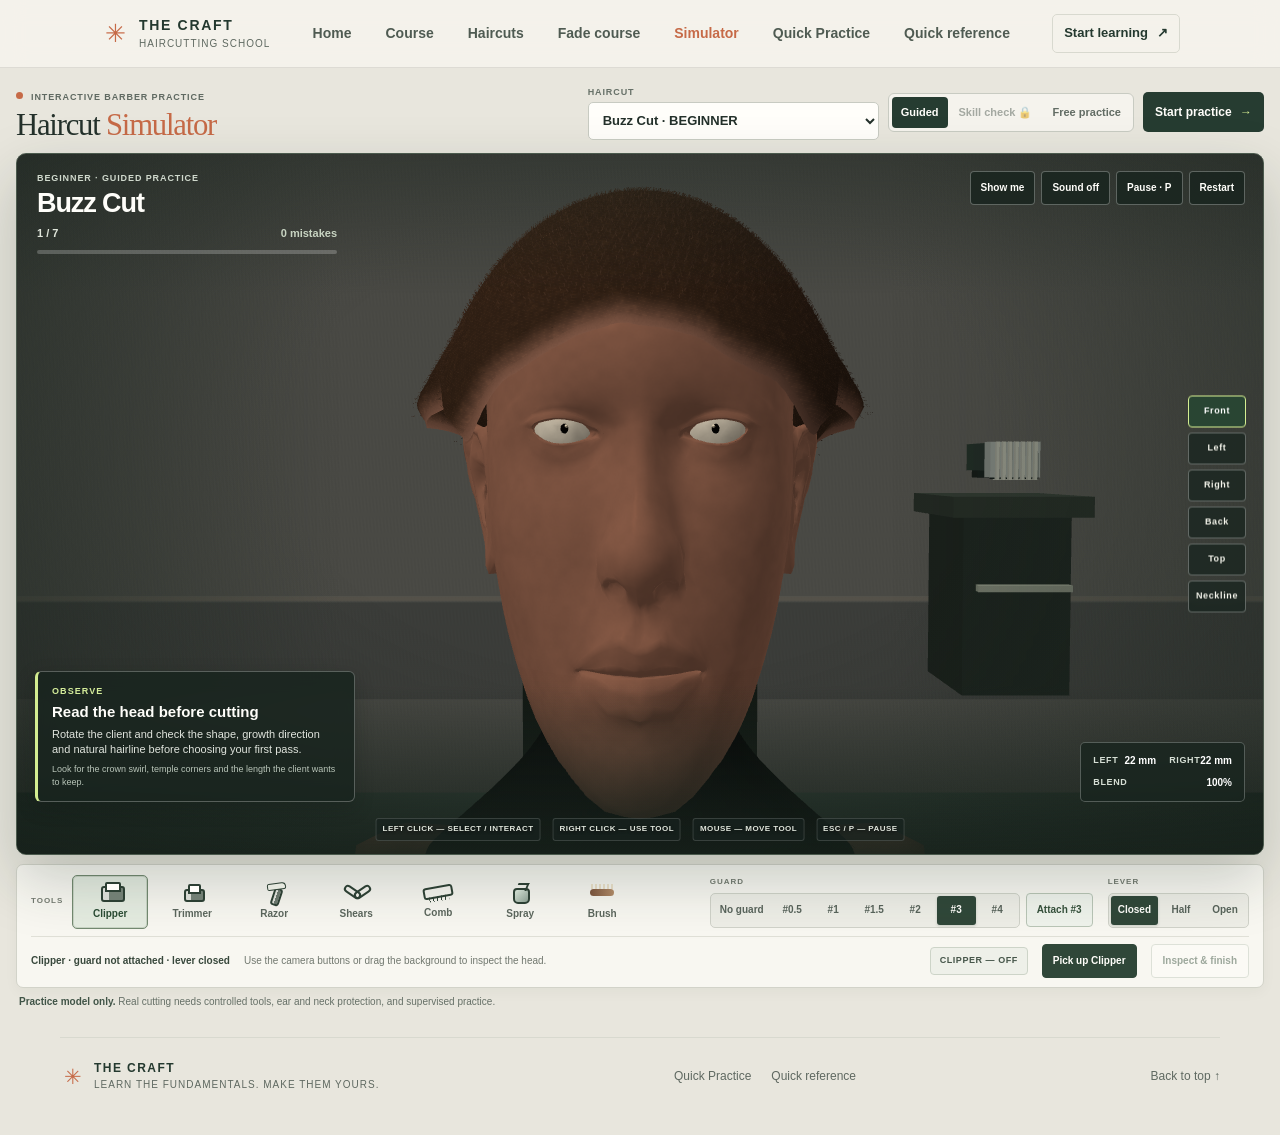
<file: haircut-simulator.html>
<!doctype html>
<html lang="en">
<head>
  <meta charset="utf-8">
  <meta name="viewport" content="width=device-width, initial-scale=1">
  <meta name="theme-color" content="#16221d">
  <meta name="description" content="Practice haircutting in a lightweight interactive 3D barber simulator. Move the tools, change guards and see the hair change as you work.">
  <title>3D Haircut Simulator — The Craft</title>
  <link rel="icon" href="favicon.svg" type="image/svg+xml">
  <link rel="stylesheet" href="styles.css">
  <link rel="stylesheet" href="haircut-simulator-3d.css">
  <script src="haircut-simulator-3d-data.js" defer></script>
  <script src="assets/character/makehuman-client-data.js" defer></script>
  <script src="haircut-simulator-3d.js" defer></script>
</head>
<body class="barber-body" data-page="simulator">
  <a class="skip-link" href="#barber-game">Skip to the 3D haircut simulator</a>
  <header class="site-header barber-header">
    <a class="brand" href="index.html" aria-label="The Craft home"><span class="brand-symbol" aria-hidden="true">✳</span><span>THE CRAFT<small>HAIRCUTTING SCHOOL</small></span></a>
    <button class="menu-button" type="button" aria-expanded="false" aria-controls="primary-nav"><span>Menu</span><span aria-hidden="true">☰</span></button>
    <nav class="primary-nav" id="primary-nav" aria-label="Main navigation">
      <a href="index.html">Home</a><a href="index.html#course-path">Course</a><a href="haircuts.html">Haircuts</a><a href="fade-training.html">Fade course</a><a href="haircut-simulator.html" aria-current="page">Simulator</a><a href="practice.html#quick-practice-heading">Quick Practice</a><a href="quick-reference.html">Quick reference</a>
    </nav>
    <a class="header-link" href="lesson.html?lesson=setup">Start learning <span aria-hidden="true">↗</span></a>
  </header>

  <main id="barber-game" class="barber-game">
    <div class="barber-topbar">
      <div class="barber-title"><span class="eyebrow"><span class="eyebrow-mark"></span>INTERACTIVE BARBER PRACTICE</span><h1>Haircut <em>Simulator</em></h1></div>
      <div class="barber-top-controls">
        <label class="style-picker">HAIRCUT<select id="style-select" aria-label="Choose haircut"></select></label>
        <div class="mode-switch" role="group" aria-label="Choose simulator mode"><button type="button" data-mode="guided" aria-pressed="true">Guided</button><button type="button" data-mode="challenge" aria-pressed="false" disabled title="Complete a Guided haircut to unlock">Skill check 🔒</button><button type="button" data-mode="free" aria-pressed="false">Free practice</button></div>
        <button id="start-cut" class="barber-start" type="button">Start practice <span aria-hidden="true">→</span></button>
      </div>
    </div>

    <section id="barber-stage" class="barber-stage" aria-label="3D barber workstation">
      <canvas id="barber-canvas" tabindex="0" aria-label="Interactive haircut practice client. Right-click to use the selected tool, move the pointer over the head, and drag empty space to rotate." role="application"></canvas>
      <div id="webgl-message" class="webgl-message" hidden><strong>3D scene unavailable</strong><span>This browser could not start WebGL. Try enabling hardware acceleration or opening the page in a modern browser.</span></div>
      <div class="scene-vignette" aria-hidden="true"></div>

      <div class="scene-hud scene-hud-left">
        <p class="eyebrow" id="style-level">BEGINNER · GUIDED PRACTICE</p>
        <h2 id="style-name">Buzz Cut</h2>
        <div class="step-line"><span id="step-counter">Ready when you are</span><span id="mistake-count">0 mistakes</span></div>
        <div class="scene-progress" role="progressbar" aria-label="Haircut progress" aria-valuemin="0" aria-valuemax="100" aria-valuenow="0"><span id="scene-progress-fill"></span></div>
      </div>

      <div class="scene-actions-top"><button type="button" id="show-me" class="scene-pill">Show me</button><button type="button" id="retry-step" class="scene-pill" hidden>Retry step</button><button type="button" id="sound-toggle" class="scene-pill" aria-pressed="false">Sound off</button><button type="button" id="pause-game" class="scene-pill">Pause · P</button><button type="button" id="reset-cut" class="scene-pill">Restart</button></div>

      <div class="camera-controls" role="group" aria-label="Head camera views"><button type="button" data-camera="front" aria-pressed="true">Front</button><button type="button" data-camera="left" aria-pressed="false">Left</button><button type="button" data-camera="right" aria-pressed="false">Right</button><button type="button" data-camera="back" aria-pressed="false">Back</button><button type="button" data-camera="top" aria-pressed="false">Top</button><button type="button" data-camera="neckline" aria-pressed="false">Neckline</button></div>

      <aside class="scene-coach" aria-live="polite" aria-atomic="true"><span class="coach-step" id="coach-step">CLIENT READY</span><strong id="coach-title">Choose a haircut to begin</strong><p id="coach-copy">Right-click to use the selected tool, move it over the hair to work, and drag empty space to rotate.</p><small id="coach-meta">The scene is a practice model; train real tool handling with supervision.</small></aside>

      <div class="scene-feedback" id="scene-feedback" role="status" aria-live="polite"></div>
      <div class="head-readout" aria-label="Hair length by side"><span>LEFT <b id="left-length">34 mm</b></span><span>RIGHT <b id="right-length">34 mm</b></span><span>BLEND <b id="blend-quality">—</b></span></div>
      <p class="camera-hint" aria-label="Controls"><span>LEFT CLICK — SELECT / INTERACT</span><span>RIGHT CLICK — USE TOOL</span><span>MOUSE — MOVE TOOL</span><span>ESC / P — PAUSE</span></p>
    </section>

    <section class="tool-workbench" aria-label="Barber tools and settings">
      <div class="tool-row">
        <div class="tool-tray"><span class="workbench-label">TOOLS</span><button type="button" class="tool-button is-selected" data-tool="clipper"><span class="tool-symbol tool-symbol-clipper" aria-hidden="true"></span><span>Clipper</span></button><button type="button" class="tool-button" data-tool="trimmer"><span class="tool-symbol tool-symbol-trimmer" aria-hidden="true"></span><span>Trimmer</span></button><button type="button" class="tool-button" data-tool="razor"><span class="tool-symbol tool-symbol-razor" aria-hidden="true"></span><span>Razor</span></button><button type="button" class="tool-button" data-tool="scissors"><span class="tool-symbol tool-symbol-scissors" aria-hidden="true"></span><span>Shears</span></button><button type="button" class="tool-button" data-tool="comb"><span class="tool-symbol tool-symbol-comb" aria-hidden="true"></span><span>Comb</span></button><button type="button" class="tool-button" data-tool="spray"><span class="tool-symbol tool-symbol-spray" aria-hidden="true"></span><span>Spray</span></button><button type="button" class="tool-button" data-tool="brush"><span class="tool-symbol tool-symbol-brush" aria-hidden="true"></span><span>Brush</span></button></div>
        <div id="clipper-settings" class="clipper-settings">
          <div class="setting-group"><span class="workbench-label">GUARD</span><div class="guard-row"><div id="guard-options" class="segmented-control guard-options" role="group" aria-label="Clipper guard"></div><button id="guard-attach" class="guard-attach" type="button" aria-pressed="false">Attach #3</button></div></div>
          <div class="setting-group"><span class="workbench-label">LEVER</span><div id="lever-options" class="segmented-control lever-options" role="group" aria-label="Clipper lever"><button type="button" data-lever="closed" aria-pressed="true">Closed</button><button type="button" data-lever="half" aria-pressed="false">Half</button><button type="button" data-lever="open" aria-pressed="false">Open</button></div></div>
        </div>
        <div id="shear-settings" class="shear-settings" hidden><label class="setting-group shear-length"><span class="workbench-label">CUT LENGTH <b id="shear-length-label">25 mm</b></span><input id="shear-length" type="range" min="8" max="60" value="25"></label><button type="button" id="comb-ready" class="comb-ready" aria-pressed="false">Sweep comb over hair</button></div>
      </div>
      <div class="workbench-bottom"><span id="selected-tool-copy">Clipper · guard #3 · lever closed</span><span id="interaction-copy">Right-click to use the selected tool; move the pointer across the hair to work.</span><strong id="tool-status" class="tool-status" data-state="idle" aria-live="polite">CLIPPER — OFF</strong><button id="pick-up-tool" type="button" class="pick-up-tool" aria-pressed="false">Pick up clipper</button><button id="finish-cut" type="button" class="finish-cut" disabled>Inspect &amp; finish</button></div>
    </section>
    <p class="sim-safety"><strong>Practice model only.</strong> Real cutting needs controlled tools, ear and neck protection, and supervised practice.</p>

    <aside id="free-settings" class="game-modal" hidden aria-labelledby="free-title"><div class="modal-scrim" data-close-modal></div><section class="modal-card"><button type="button" class="modal-close" data-close-modal aria-label="Close free practice settings">×</button><p class="eyebrow">OPEN SANDBOX</p><h2 id="free-title">Set up free practice</h2><p>Choose a head and starting length. Then use any tool, guard and area without a step sequence.</p><div class="free-fields"><label>Practice target<select id="free-target"></select></label><label>Head shape<select id="head-shape"><option value="oval">Oval</option><option value="round">Round</option><option value="square">Square</option><option value="oblong">Oblong</option><option value="diamond">Diamond</option><option value="heart">Heart</option></select></label><label>Starting hair length<select id="starting-length"><option value="18">Short · 18 mm</option><option value="28" selected>Medium · 28 mm</option><option value="42">Long · 42 mm</option></select></label><label>Start with<select id="free-tool"><option value="clipper">Clipper</option><option value="trimmer">Trimmer</option><option value="razor">Razor</option><option value="scissors">Shears</option><option value="comb">Comb</option><option value="spray">Spray bottle</option><option value="brush">Neck brush</option></select></label><label>Guard<select id="free-guard"><option>No guard</option><option>#0.5</option><option>#1</option><option>#1.5</option><option>#2</option><option selected>#3</option><option>#4</option></select></label></div><div class="modal-actions"><button type="button" class="button button-secondary" data-close-modal>Cancel</button><button type="button" class="button button-primary" id="start-free">Enter free practice</button></div></section></aside>

    <aside id="pause-menu" class="game-modal pause-menu" hidden aria-labelledby="pause-title"><div class="modal-scrim"></div><section class="modal-card pause-card" role="dialog" aria-modal="true"><p class="eyebrow">SESSION ON HOLD</p><h2 id="pause-title">Paused</h2><p class="pause-summary">Your scene and haircut are saved exactly where you left them.</p><div id="pause-home" class="pause-actions"><button type="button" class="pause-action pause-primary" id="resume-game">Resume <span>ESC / P</span></button><button type="button" class="pause-action" id="restart-paused">Restart haircut</button><button type="button" class="pause-action" id="pause-show-controls">Controls</button><button type="button" class="pause-action" id="pause-show-settings">Settings</button><button type="button" class="pause-action pause-quit" id="quit-selection">Quit to haircut selection</button></div><div id="pause-controls-panel" class="pause-info" tabindex="-1" hidden><strong>Controls</strong><p><b>Rotate</b> Drag empty space around the client.</p><p><b>Zoom</b> Scroll or pinch. Choose a camera preset for a quick view.</p><p><b>Move tool</b> Move the pointer over the head surface.</p><p><b>Use tool</b> Right-click. Clippers and trimmers toggle; other tools work while held.</p><p><b>Pause / resume</b> ESC or P at any time.</p><button type="button" class="button button-secondary" data-pause-back>Back</button></div><div id="pause-settings-panel" class="pause-info" tabindex="-1" hidden><strong>Settings</strong><label class="pause-setting">Camera sensitivity <input id="camera-sensitivity" type="range" min="4" max="16" value="9"></label><button type="button" class="button button-secondary" id="pause-sound-toggle" aria-pressed="false">Sound off</button><button type="button" class="button button-secondary" data-pause-back>Back</button></div></section></aside>

    <aside id="result-panel" class="result-overlay" hidden aria-labelledby="result-title"><section class="result-card"><p class="eyebrow">SESSION REVIEW</p><h2 id="result-title">Haircut complete</h2><p id="result-style"></p><div class="result-scores" id="result-scores"></div><p id="result-note" class="result-note"></p><div class="modal-actions"><button type="button" class="button button-secondary" id="result-again">Practice again</button><button type="button" class="button button-primary" id="result-another">Choose another haircut</button></div></section></aside>
  </main>

  <footer class="site-footer page-width barber-footer"><a class="brand" href="index.html"><span class="brand-symbol" aria-hidden="true">✳</span><span>THE CRAFT<small>LEARN THE FUNDAMENTALS. MAKE THEM YOURS.</small></span></a><div class="footer-links"><a href="practice.html#quick-practice-heading">Quick Practice</a><a href="quick-reference.html">Quick reference</a></div><a class="back-top" href="#barber-game">Back to top ↑</a></footer>
</body>
</html>
</file>
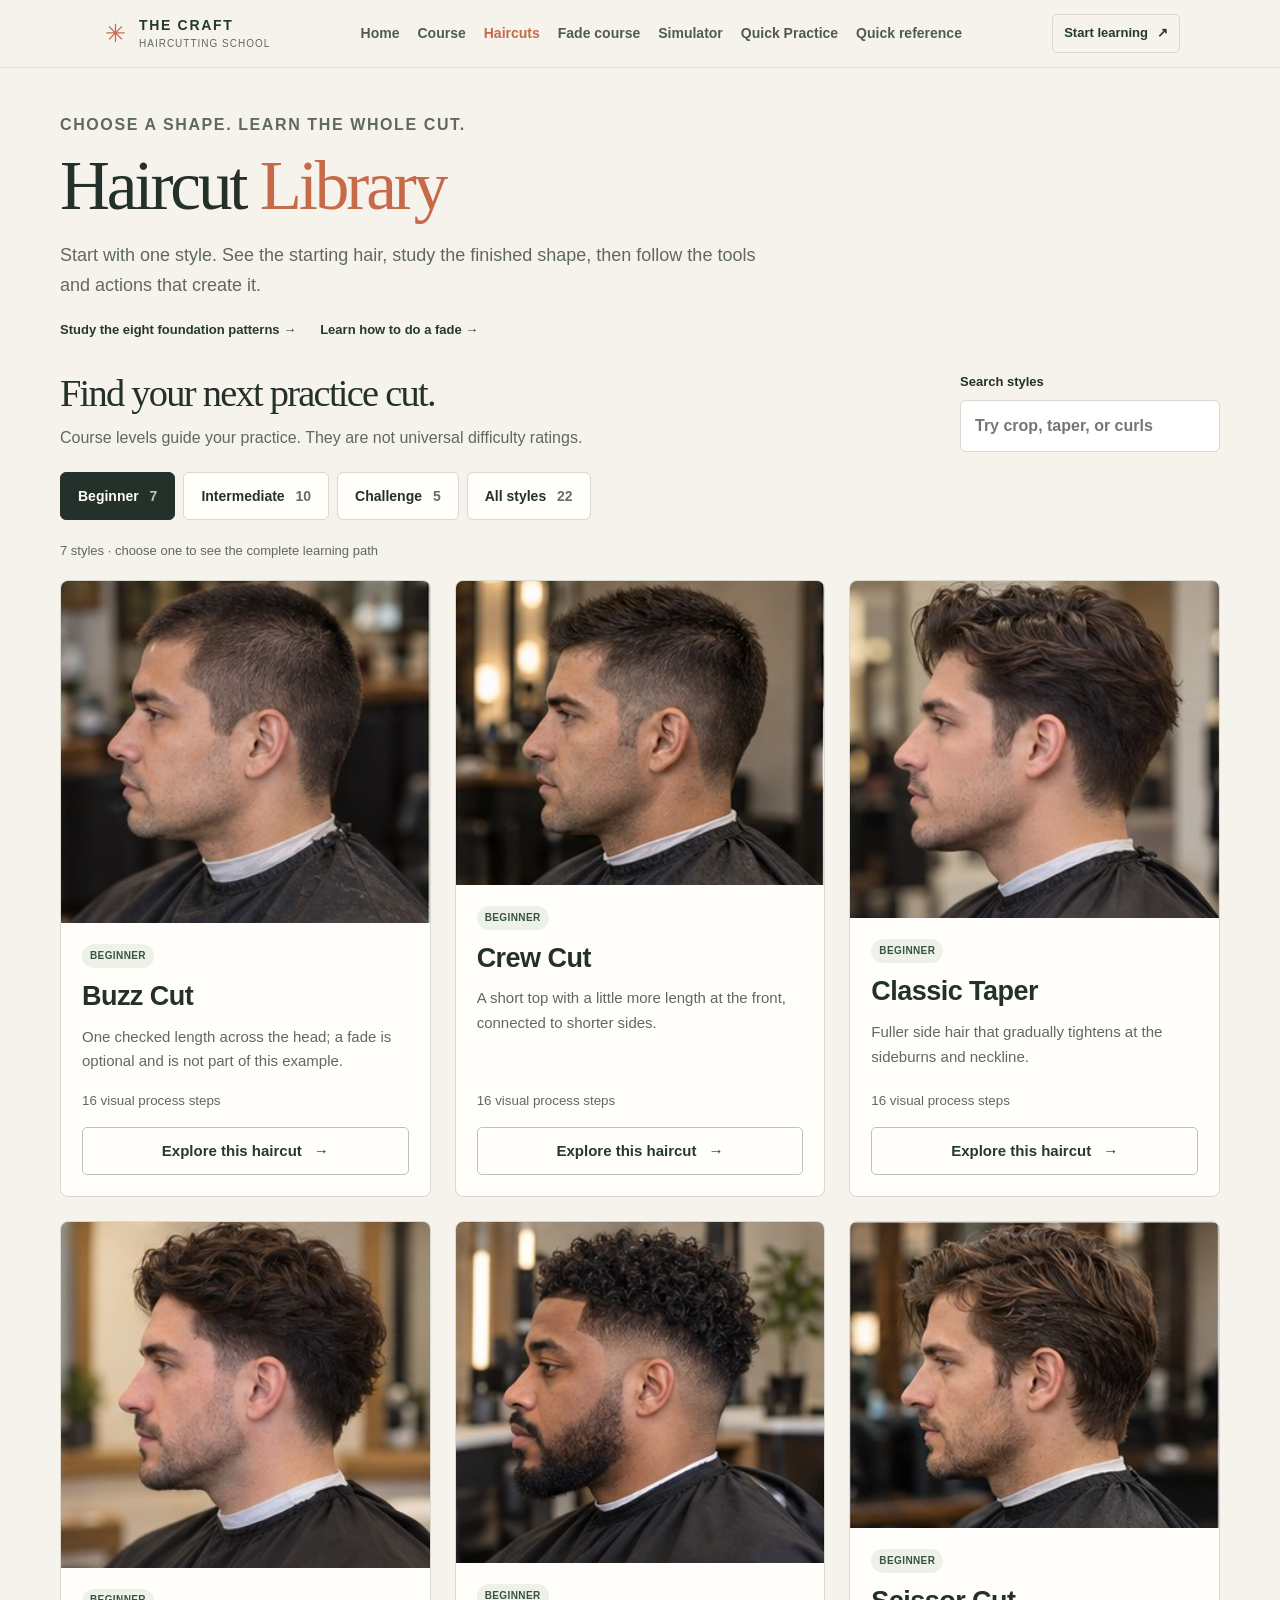
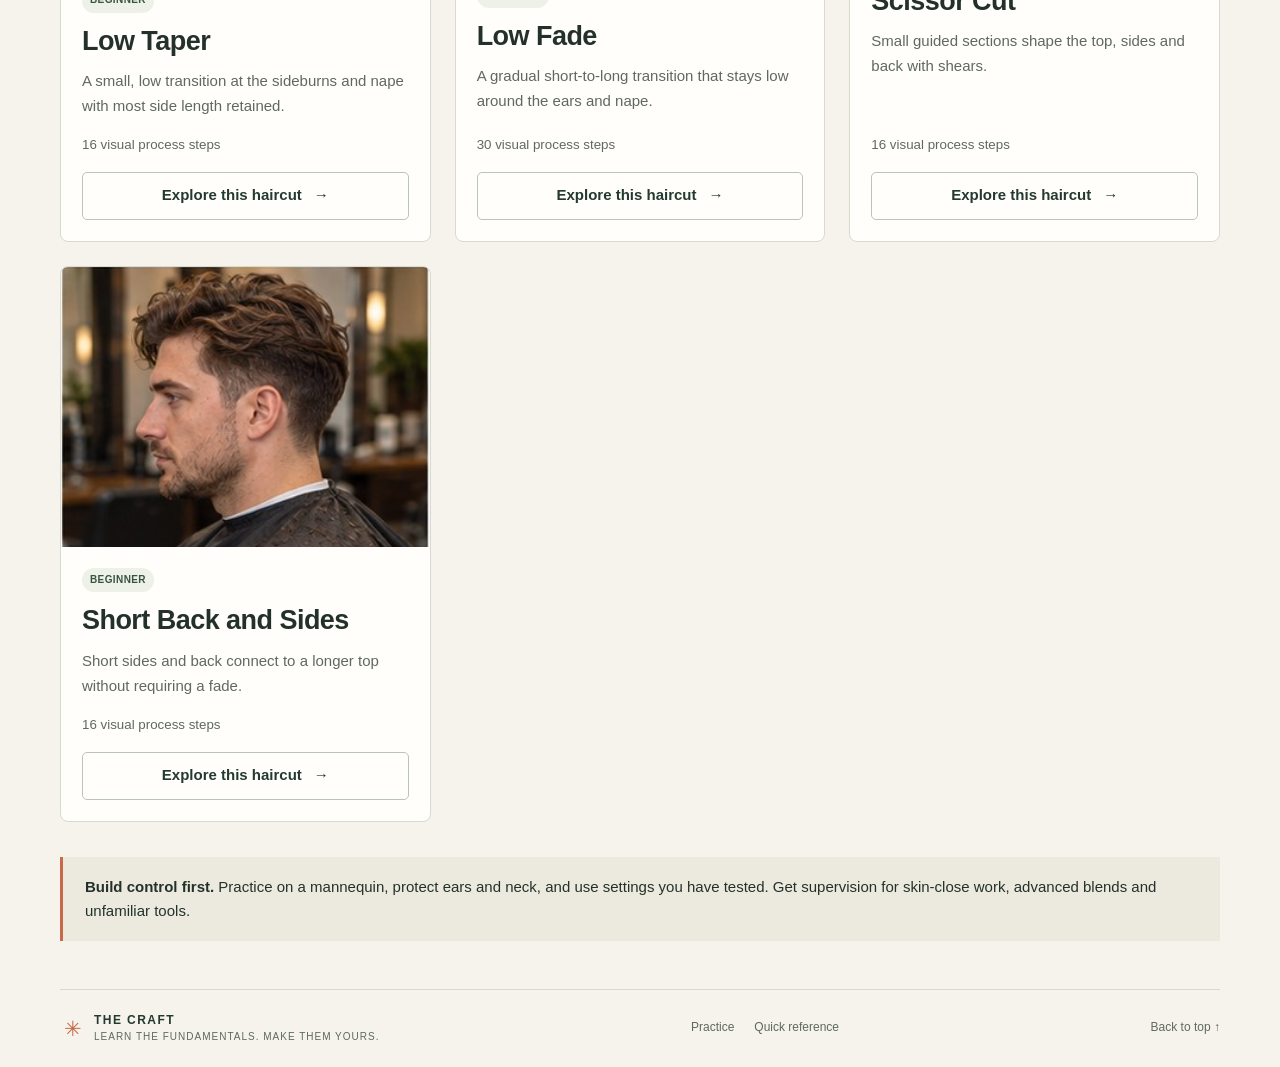
<file: haircuts.html>
<!doctype html>
<html lang="en">
<head>
  <meta charset="UTF-8"><meta name="viewport" content="width=device-width, initial-scale=1"><meta name="theme-color" content="#f5f3ec">
  <meta name="description" content="Explore 22 haircut styles with complete visual processes, texture and head-shape considerations, tools, practice drills and final checks.">
  <title>Haircuts — The Craft</title><link rel="icon" href="favicon.svg" type="image/svg+xml"><link rel="stylesheet" href="styles.css"><link rel="stylesheet" href="learning.css">
    <script src="haircut-patterns-data.js" defer></script>
  <script src="haircut-walkthroughs-data.js" defer></script>
  <script src="assets/new-image-manifest.js" defer></script>
  <script src="learning-visuals.js" defer></script>
  <script src="haircut-library-data.js" defer></script>
  <script src="haircut-library-process.js" defer></script>
  <script src="fade-training-data.js" defer></script>
  <script src="lessons.js" defer></script>
  <script src="app.js" defer></script>
  <script src="haircut-library.js" defer></script>
</head>
<body data-page="haircuts">
  <a class="skip-link" href="#main">Skip to haircut library</a>
  <header class="site-header">
    <a class="brand" href="index.html" aria-label="The Craft home"><span class="brand-symbol" aria-hidden="true">✳</span><span>THE CRAFT<small>HAIRCUTTING SCHOOL</small></span></a>
    <button class="menu-button" type="button" aria-expanded="false" aria-controls="primary-nav"><span>Menu</span><span aria-hidden="true">☰</span></button>
    <nav class="primary-nav" id="primary-nav" aria-label="Main navigation">
      <a href="index.html">Home</a>
      <a href="index.html#course-path">Course</a>
      <a href="haircuts.html" aria-current="page">Haircuts</a>
      <a href="fade-training.html">Fade course</a>
      <a href="haircut-simulator.html">Simulator</a>
      <a href="practice.html#quick-practice-heading">Quick Practice</a>
      <a href="quick-reference.html">Quick reference</a>
    </nav>
    <a class="header-link" href="lesson.html?lesson=setup">Start learning <span aria-hidden="true">↗</span></a>
  </header>
  <main class="page-width learning-page" id="main">
    <section class="learning-heading"><p class="eyebrow">CHOOSE A SHAPE. LEARN THE WHOLE CUT.</p><h1>Haircut <em>Library</em></h1><p>Start with one style. See the starting hair, study the finished shape, then follow the tools and actions that create it.</p><div class="learning-heading-links"><a class="text-link" href="haircut-patterns.html">Study the eight foundation patterns →</a><a class="text-link" href="fade-training.html">Learn how to do a fade →</a></div></section>
    <section id="haircut-catalog" aria-labelledby="catalog-heading">
      <div class="library-toolbar"><div><h2 id="catalog-heading">Find your next practice cut.</h2><p>Course levels guide your practice. They are not universal difficulty ratings.</p></div><label class="library-search">Search styles<input id="haircut-search" type="search" placeholder="Try crop, taper, or curls" autocomplete="off"></label></div>
      <div class="learning-choice-row" role="group" aria-label="Filter haircut difficulty"><button type="button" data-catalog-filter="beginner" aria-pressed="true">Beginner <span>7</span></button><button type="button" data-catalog-filter="next" aria-pressed="false">Intermediate <span>10</span></button><button type="button" data-catalog-filter="advanced" aria-pressed="false">Challenge <span>5</span></button><button type="button" data-catalog-filter="all" aria-pressed="false">All styles <span>22</span></button></div>
      <p class="library-result-count" id="library-result-count" aria-live="polite"></p><div class="haircut-library-grid" id="haircut-library-grid"></div>
    </section>
    <section class="haircut-profile" id="haircut-profile" aria-labelledby="haircut-profile-title" hidden></section>
    <aside class="learning-safety"><strong>Build control first.</strong> Practice on a mannequin, protect ears and neck, and use settings you have tested. Get supervision for skin-close work, advanced blends and unfamiliar tools.</aside>
  </main>
  <footer class="site-footer page-width"><a class="brand" href="index.html"><span class="brand-symbol" aria-hidden="true">✳</span><span>THE CRAFT<small>LEARN THE FUNDAMENTALS. MAKE THEM YOURS.</small></span></a><div class="footer-links"><a href="practice.html">Practice</a><a href="quick-reference.html">Quick reference</a></div><a class="back-top" href="#main">Back to top ↑</a></footer>
</body></html>
</file>
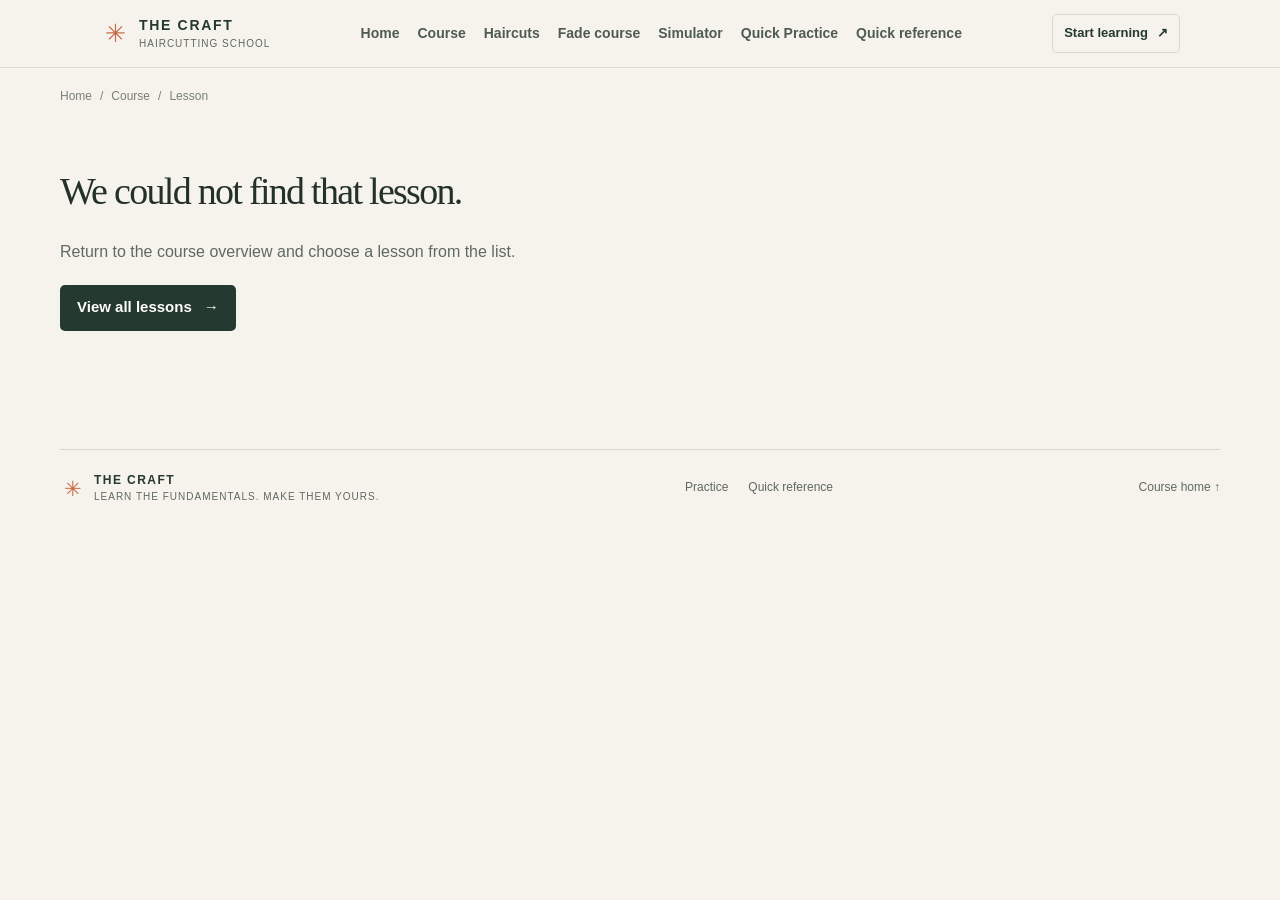
<file: lesson.html>
<!doctype html>
<html lang="en">
<head>
  <meta charset="UTF-8">
  <meta name="viewport" content="width=device-width, initial-scale=1">
  <meta name="theme-color" content="#f5f3ec">
  <meta name="description" content="A focused beginner haircutting lesson with clear steps, a practical drill, and a knowledge check.">
  <title>Lesson — The Craft</title>
  <link rel="icon" href="favicon.svg" type="image/svg+xml">
  <link rel="stylesheet" href="styles.css">
  <link rel="stylesheet" href="learning.css">
  <script src="haircut-patterns-data.js" defer></script>
  <script src="haircut-walkthroughs-data.js" defer></script>
  <script src="assets/new-image-manifest.js" defer></script>
  <script src="learning-visuals.js" defer></script>
  <script src="haircut-library-data.js" defer></script>
  <script src="haircut-library-process.js" defer></script>
  <script src="fade-training-data.js" defer></script>
  <script src="lessons.js" defer></script>
  <script src="app.js" defer></script>
</head>
<body data-page="lesson">
  <a class="skip-link" href="#main">Skip to lesson</a>
  <header class="site-header">
    <a class="brand" href="index.html" aria-label="The Craft home"><span class="brand-symbol" aria-hidden="true">✳</span><span>THE CRAFT<small>HAIRCUTTING SCHOOL</small></span></a>
    <button class="menu-button" type="button" aria-expanded="false" aria-controls="primary-nav"><span>Menu</span><span aria-hidden="true">☰</span></button>
    <nav class="primary-nav" id="primary-nav" aria-label="Main navigation">
      <a href="index.html">Home</a>
      <a href="index.html#course-path">Course</a>
      <a href="haircuts.html">Haircuts</a>
      <a href="fade-training.html">Fade course</a>
      <a href="haircut-simulator.html">Simulator</a>
      <a href="practice.html#quick-practice-heading">Quick Practice</a>
      <a href="quick-reference.html">Quick reference</a>
    </nav>
    <a class="header-link" href="lesson.html?lesson=setup">Start learning <span aria-hidden="true">↗</span></a>
  </header>
  <main class="page-width lesson-page" id="main">
    <nav class="breadcrumbs" aria-label="Breadcrumb"><a href="index.html">Home</a><span aria-hidden="true">/</span><a href="index.html#course-path">Course</a><span aria-hidden="true">/</span><span id="breadcrumb-current" aria-current="page">Lesson</span></nav>
    <div class="lesson-layout" id="lesson-layout">
      <article class="lesson-main" aria-labelledby="lesson-title">
        <header class="lesson-heading">
          <p class="eyebrow" id="lesson-eyebrow">YOUR LESSON</p>
          <h1 id="lesson-title">Loading lesson...</h1>
          <p class="lesson-intro" id="lesson-intro"></p>
          <div class="lesson-meta-row"><span id="lesson-duration"></span><span>BEGINNER LEVEL</span><span id="lesson-step-count"></span></div>
        </header>
        <section class="outcomes lesson-panel" aria-labelledby="outcomes-heading">
          <h2 id="outcomes-heading">What you will learn</h2>
          <ul id="lesson-outcomes" class="outcome-list"></ul>
        </section>
        <section class="lesson-panel prep-panel" aria-labelledby="prep-heading">
          <h2 id="prep-heading">Get ready</h2>
          <ul id="lesson-tools" class="compact-list"></ul>
        </section>
        <div id="lesson-sections"></div>
        <aside class="safety-callout" id="lesson-safety" aria-labelledby="safety-heading">
          <span class="safety-icon" aria-hidden="true">!</span><div><h2 id="safety-heading">Keep it safe</h2><p id="safety-copy"></p></div>
        </aside>
        <section class="lesson-panel quiz-panel" aria-labelledby="quiz-heading">
          <p class="eyebrow">CHECK YOUR UNDERSTANDING</p>
          <h2 id="quiz-heading">Quick knowledge check</h2>
          <form id="lesson-quiz">
            <fieldset><legend id="quiz-question"></legend><div class="quiz-options" id="quiz-options"></div></fieldset>
            <button class="button button-secondary" type="submit">Check answer <span aria-hidden="true">→</span></button>
            <p class="quiz-feedback" id="quiz-feedback" role="status" aria-live="polite"></p>
          </form>
        </section>
        <section class="complete-panel" aria-labelledby="complete-heading">
          <div><p class="eyebrow">YOUR PROGRESS</p><h2 id="complete-heading">Done with this lesson?</h2><p id="complete-copy">Mark it complete when you have worked through the steps and practice drill.</p></div>
          <button class="button button-primary" type="button" id="complete-lesson">Mark lesson complete <span aria-hidden="true">✓</span></button>
        </section>
        <nav class="lesson-next-prev" aria-label="Lesson navigation">
          <a id="previous-lesson" class="lesson-nav-link lesson-prev" href="index.html#course-path"><span class="nav-caption">PREVIOUS</span><span id="previous-title">Course overview</span></a>
          <a id="next-lesson" class="lesson-nav-link lesson-next" href="practice.html"><span class="nav-caption">NEXT STEP</span><span id="next-title">Practice plan</span><span class="next-arrow" aria-hidden="true">→</span></a>
        </nav>
      </article>
      <aside class="lesson-sidebar" aria-label="Course progress and lesson list">
        <section class="side-progress">
          <p class="eyebrow">YOUR COURSE</p><p class="side-progress-count"><strong id="side-lesson-count">0</strong><span>of 8 lessons<br>complete</span></p>
          <div class="progress-track" role="progressbar" aria-label="Course progress" aria-valuemin="0" aria-valuemax="8" aria-valuenow="0"><span id="side-progress-fill"></span></div>
          <a href="index.html#course-path" class="side-text-link">View the course overview →</a>
        </section>
        <details class="course-map">
          <summary>Course outline <span id="map-total">8 lessons</span></summary>
          <nav aria-label="Course lessons"><ol id="lesson-map"></ol></nav>
        </details>
      </aside>
    </div>
    <div class="lesson-error" id="lesson-error" hidden><h1>We could not find that lesson.</h1><p>Return to the course overview and choose a lesson from the list.</p><a class="button button-primary" href="index.html#course-path">View all lessons <span aria-hidden="true">→</span></a></div>
  </main>
  <footer class="site-footer page-width"><a class="brand" href="index.html"><span class="brand-symbol" aria-hidden="true">✳</span><span>THE CRAFT<small>LEARN THE FUNDAMENTALS. MAKE THEM YOURS.</small></span></a><div class="footer-links"><a href="practice.html">Practice</a><a href="quick-reference.html">Quick reference</a></div><a class="back-top" href="index.html">Course home ↑</a></footer>
  <noscript><p class="noscript-note">Turn on JavaScript to load lessons and save progress.</p></noscript>
</body>
</html>
</file>
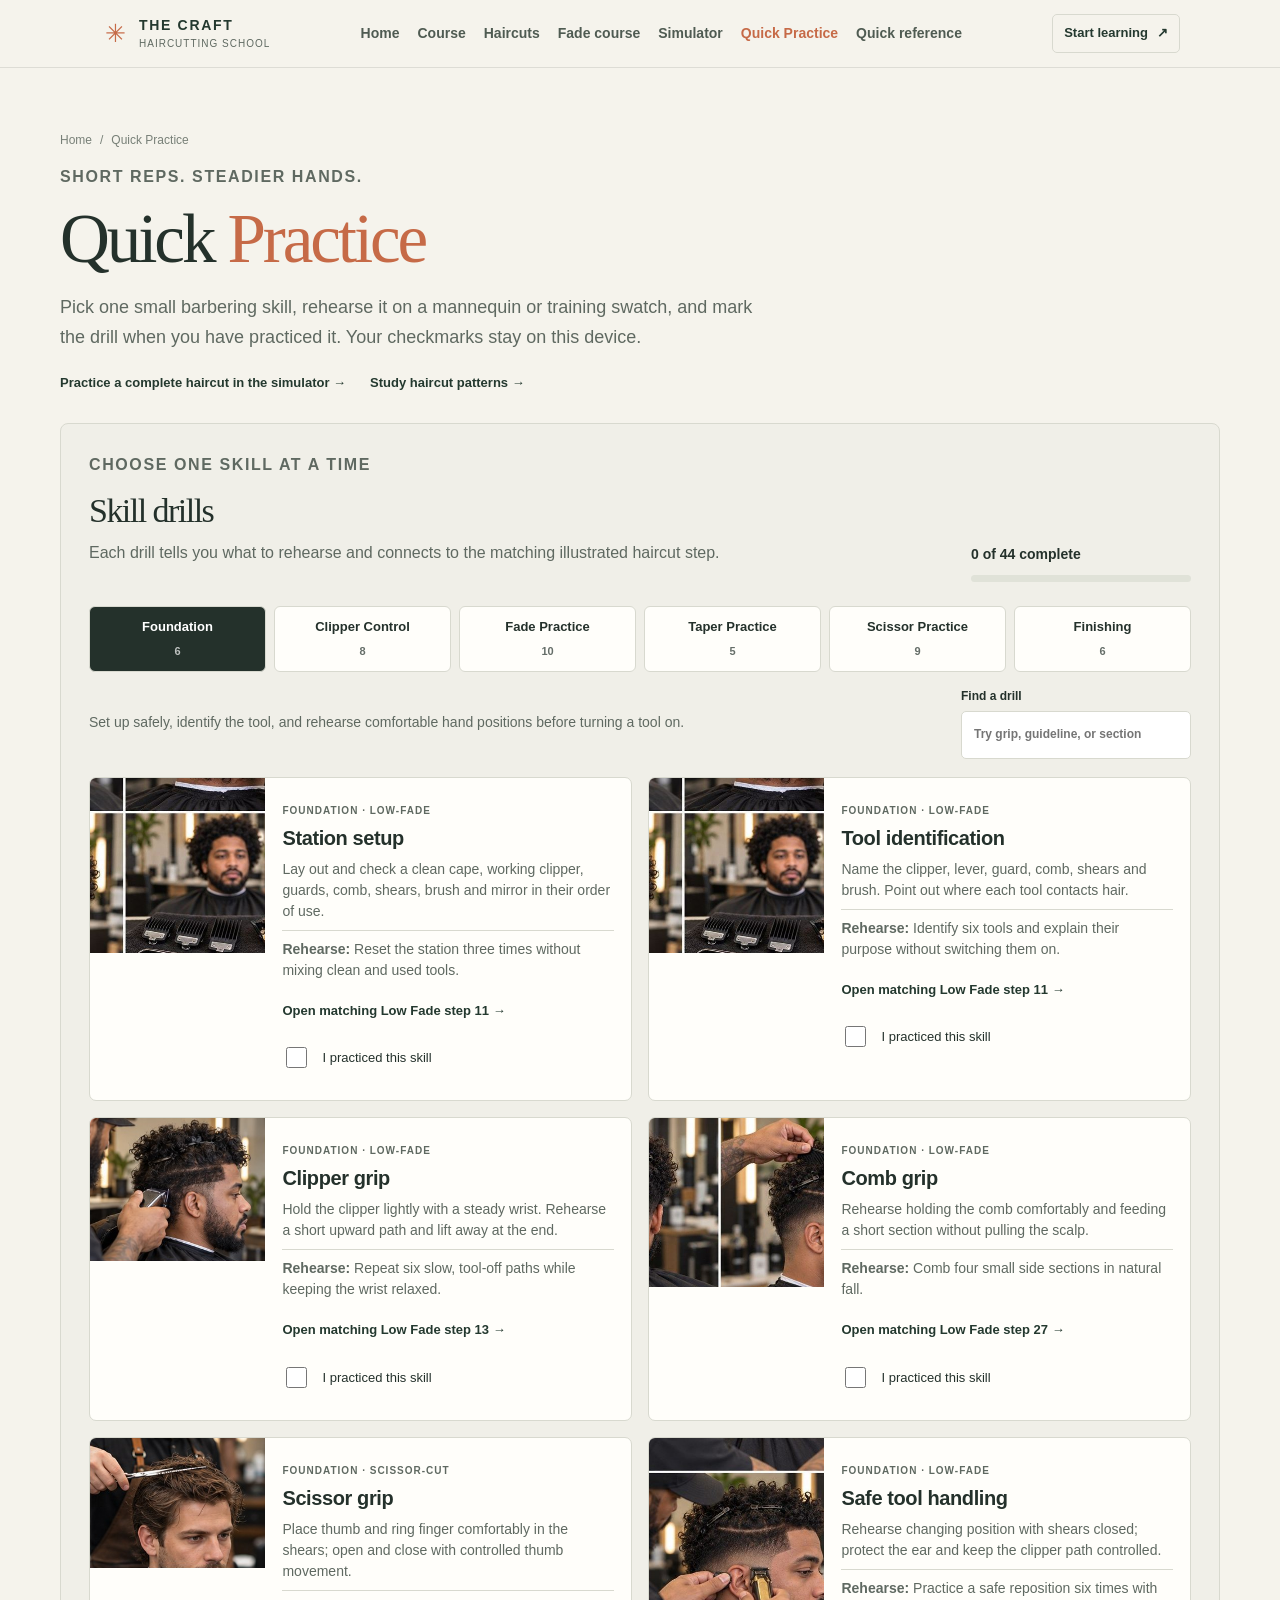
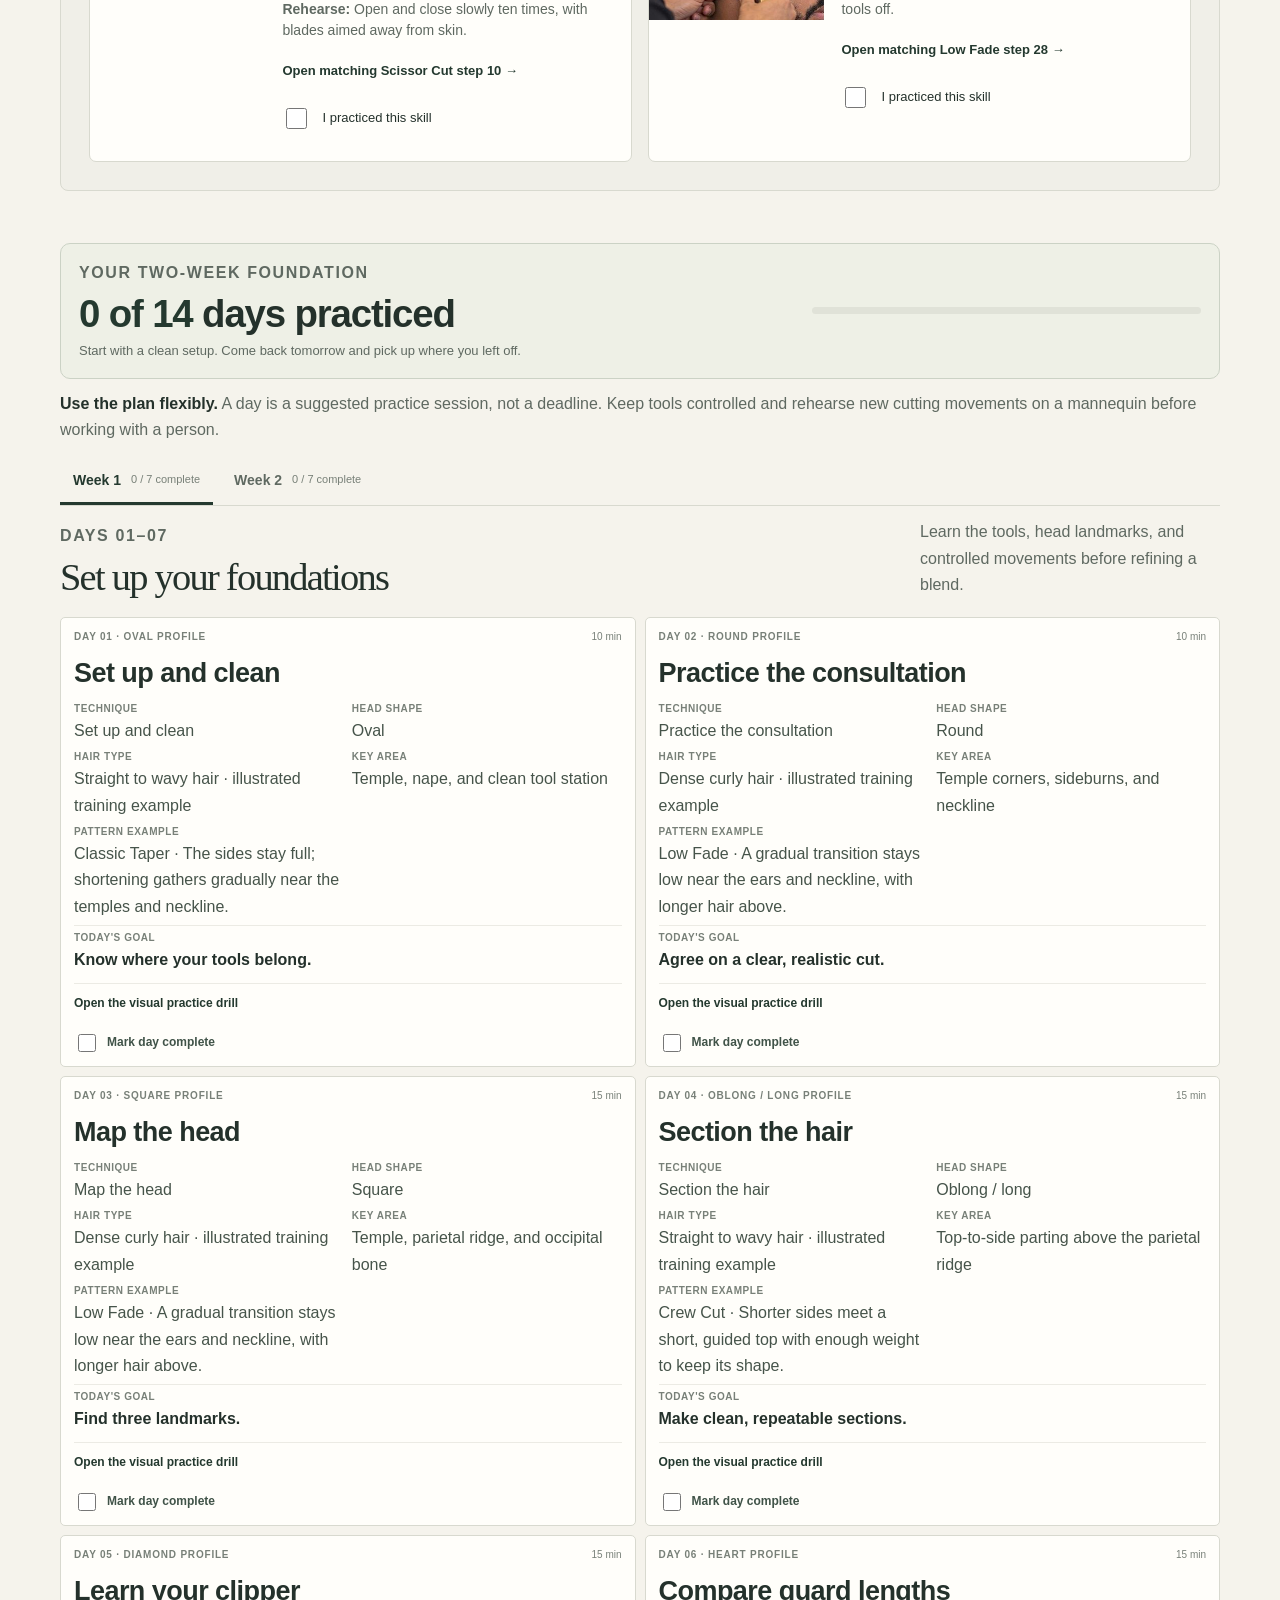
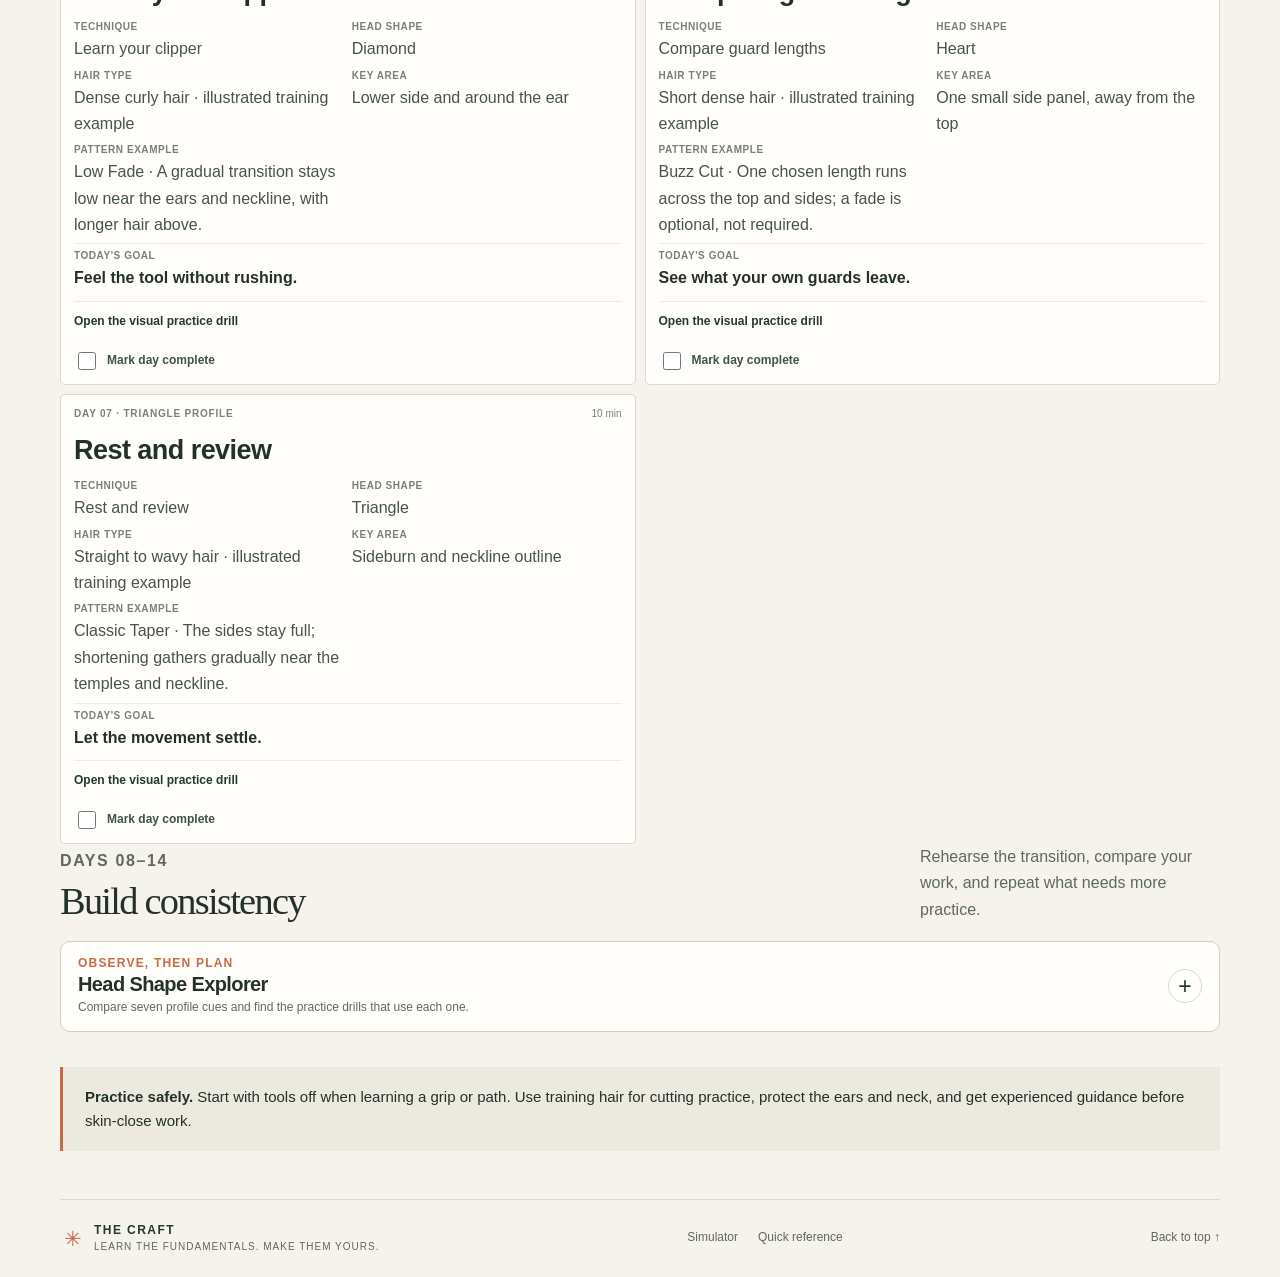
<file: practice.html>
<!doctype html>
<html lang="en">
<head>
  <meta charset="UTF-8"><meta name="viewport" content="width=device-width, initial-scale=1"><meta name="theme-color" content="#f5f3ec">
  <meta name="description" content="Build practical barbering skills with 44 focused drills and a guided 14-day beginner practice plan.">
  <title>Quick Practice — The Craft</title><link rel="icon" href="favicon.svg" type="image/svg+xml"><link rel="stylesheet" href="styles.css"><link rel="stylesheet" href="learning.css">
  <script src="haircut-patterns-data.js" defer></script><script src="haircut-walkthroughs-data.js" defer></script><script src="assets/new-image-manifest.js" defer></script><script src="learning-visuals.js" defer></script><script src="haircut-library-data.js" defer></script><script src="haircut-library-process.js" defer></script><script src="fade-training-data.js" defer></script><script src="lessons.js" defer></script><script src="app.js" defer></script><script src="quick-practice-library.js" defer></script>
</head>
<body data-page="practice">
  <a class="skip-link" href="#main">Skip to Quick Practice</a>
  <header class="site-header"><a class="brand" href="index.html" aria-label="The Craft home"><span class="brand-symbol" aria-hidden="true">✳</span><span>THE CRAFT<small>HAIRCUTTING SCHOOL</small></span></a><button class="menu-button" type="button" aria-expanded="false" aria-controls="primary-nav"><span>Menu</span><span aria-hidden="true">☰</span></button><nav class="primary-nav" id="primary-nav" aria-label="Main navigation"><a href="index.html">Home</a><a href="index.html#course-path">Course</a><a href="haircuts.html">Haircuts</a><a href="fade-training.html">Fade course</a><a href="haircut-simulator.html">Simulator</a><a href="practice.html#quick-practice-heading" aria-current="page">Quick Practice</a><a href="quick-reference.html">Quick reference</a></nav><a class="header-link" href="lesson.html?lesson=setup">Start learning <span aria-hidden="true">↗</span></a></header>
  <main id="main" class="page-width learning-page practice-page">
    <nav class="breadcrumbs" aria-label="Breadcrumb"><a href="index.html">Home</a><span aria-hidden="true">/</span><span aria-current="page">Quick Practice</span></nav>
    <section class="learning-heading"><p class="eyebrow">SHORT REPS. STEADIER HANDS.</p><h1>Quick <em>Practice</em></h1><p>Pick one small barbering skill, rehearse it on a mannequin or training swatch, and mark the drill when you have practiced it. Your checkmarks stay on this device.</p><div class="learning-heading-links"><a class="text-link" href="haircut-simulator.html">Practice a complete haircut in the simulator →</a><a class="text-link" href="haircut-patterns.html">Study haircut patterns →</a></div></section>

    <section class="quick-practice-system" aria-labelledby="quick-practice-heading">
      <div class="quick-practice-topline"><div><p class="eyebrow">CHOOSE ONE SKILL AT A TIME</p><h2 id="quick-practice-heading">Skill drills</h2><p>Each drill tells you what to rehearse and connects to the matching illustrated haircut step.</p></div><div class="quick-practice-meter"><strong id="quick-practice-count">0 of 44 complete</strong><div class="progress-track" role="progressbar" aria-label="Quick Practice drills complete" aria-valuemin="0" aria-valuemax="44" aria-valuenow="0"><span id="quick-practice-fill"></span></div></div></div>
      <div class="quick-practice-categories" id="quick-practice-categories" role="group" aria-label="Practice categories"></div>
      <div class="quick-practice-tools"><p id="quick-practice-category-note" aria-live="polite"></p><label>Find a drill<input id="quick-practice-search" type="search" placeholder="Try grip, guideline, or section" autocomplete="off"></label></div>
      <div class="quick-practice-drills" id="quick-practice-drills" aria-live="polite"></div>
    </section>

    <section class="practice-progress" aria-labelledby="practice-progress-heading"><div><p class="eyebrow">YOUR TWO-WEEK FOUNDATION</p><h2 id="practice-progress-heading"><span id="practice-count">0 of 14</span> days practiced</h2><p id="practice-encouragement">Start with a clean setup. Come back tomorrow and pick up where you left off.</p></div><div class="practice-progress-right"><div class="progress-track" role="progressbar" aria-label="14-day practice plan" aria-valuemin="0" aria-valuemax="14" aria-valuenow="0"><span id="practice-progress-fill"></span></div><button class="text-button" id="reset-practice" type="button" hidden>Reset day checkmarks</button></div></section>
    <p class="practice-instructions"><strong>Use the plan flexibly.</strong> A day is a suggested practice session, not a deadline. Keep tools controlled and rehearse new cutting movements on a mannequin before working with a person.</p>
    <nav class="week-tabs" role="tablist" aria-label="Practice plan weeks"><button class="week-tab" id="week-tab-one" type="button" role="tab" aria-selected="true" aria-controls="week-one" aria-label="Week 1, 0 of 7 practice days complete">Week 1 <span id="week-one-count">0 / 7 complete</span></button><button class="week-tab" id="week-tab-two" type="button" role="tab" aria-selected="false" aria-controls="week-two" aria-label="Week 2, 0 of 7 practice days complete" tabindex="-1">Week 2 <span id="week-two-count">0 / 7 complete</span></button></nav>
    <div class="week-heading"><div><p class="eyebrow">DAYS 01–07</p><h2>Set up your foundations</h2></div><p>Learn the tools, head landmarks, and controlled movements before refining a blend.</p></div><div class="day-grid week-panel" id="week-one" role="tabpanel" aria-labelledby="week-tab-one"></div>
    <div class="week-heading"><div><p class="eyebrow">DAYS 08–14</p><h2>Build consistency</h2></div><p>Rehearse the transition, compare your work, and repeat what needs more practice.</p></div><div class="day-grid week-panel" id="week-two" role="tabpanel" aria-labelledby="week-tab-two" hidden></div>
    <section class="head-shape-explorer" id="head-shape-explorer" aria-label="Head shape and haircut practice"></section>
    <aside class="learning-safety"><strong>Practice safely.</strong> Start with tools off when learning a grip or path. Use training hair for cutting practice, protect the ears and neck, and get experienced guidance before skin-close work.</aside>
  </main>
  <footer class="site-footer page-width"><a class="brand" href="index.html"><span class="brand-symbol" aria-hidden="true">✳</span><span>THE CRAFT<small>LEARN THE FUNDAMENTALS. MAKE THEM YOURS.</small></span></a><div class="footer-links"><a href="haircut-simulator.html">Simulator</a><a href="quick-reference.html">Quick reference</a></div><a class="back-top" href="#main">Back to top ↑</a></footer>
</body>
</html>
</file>
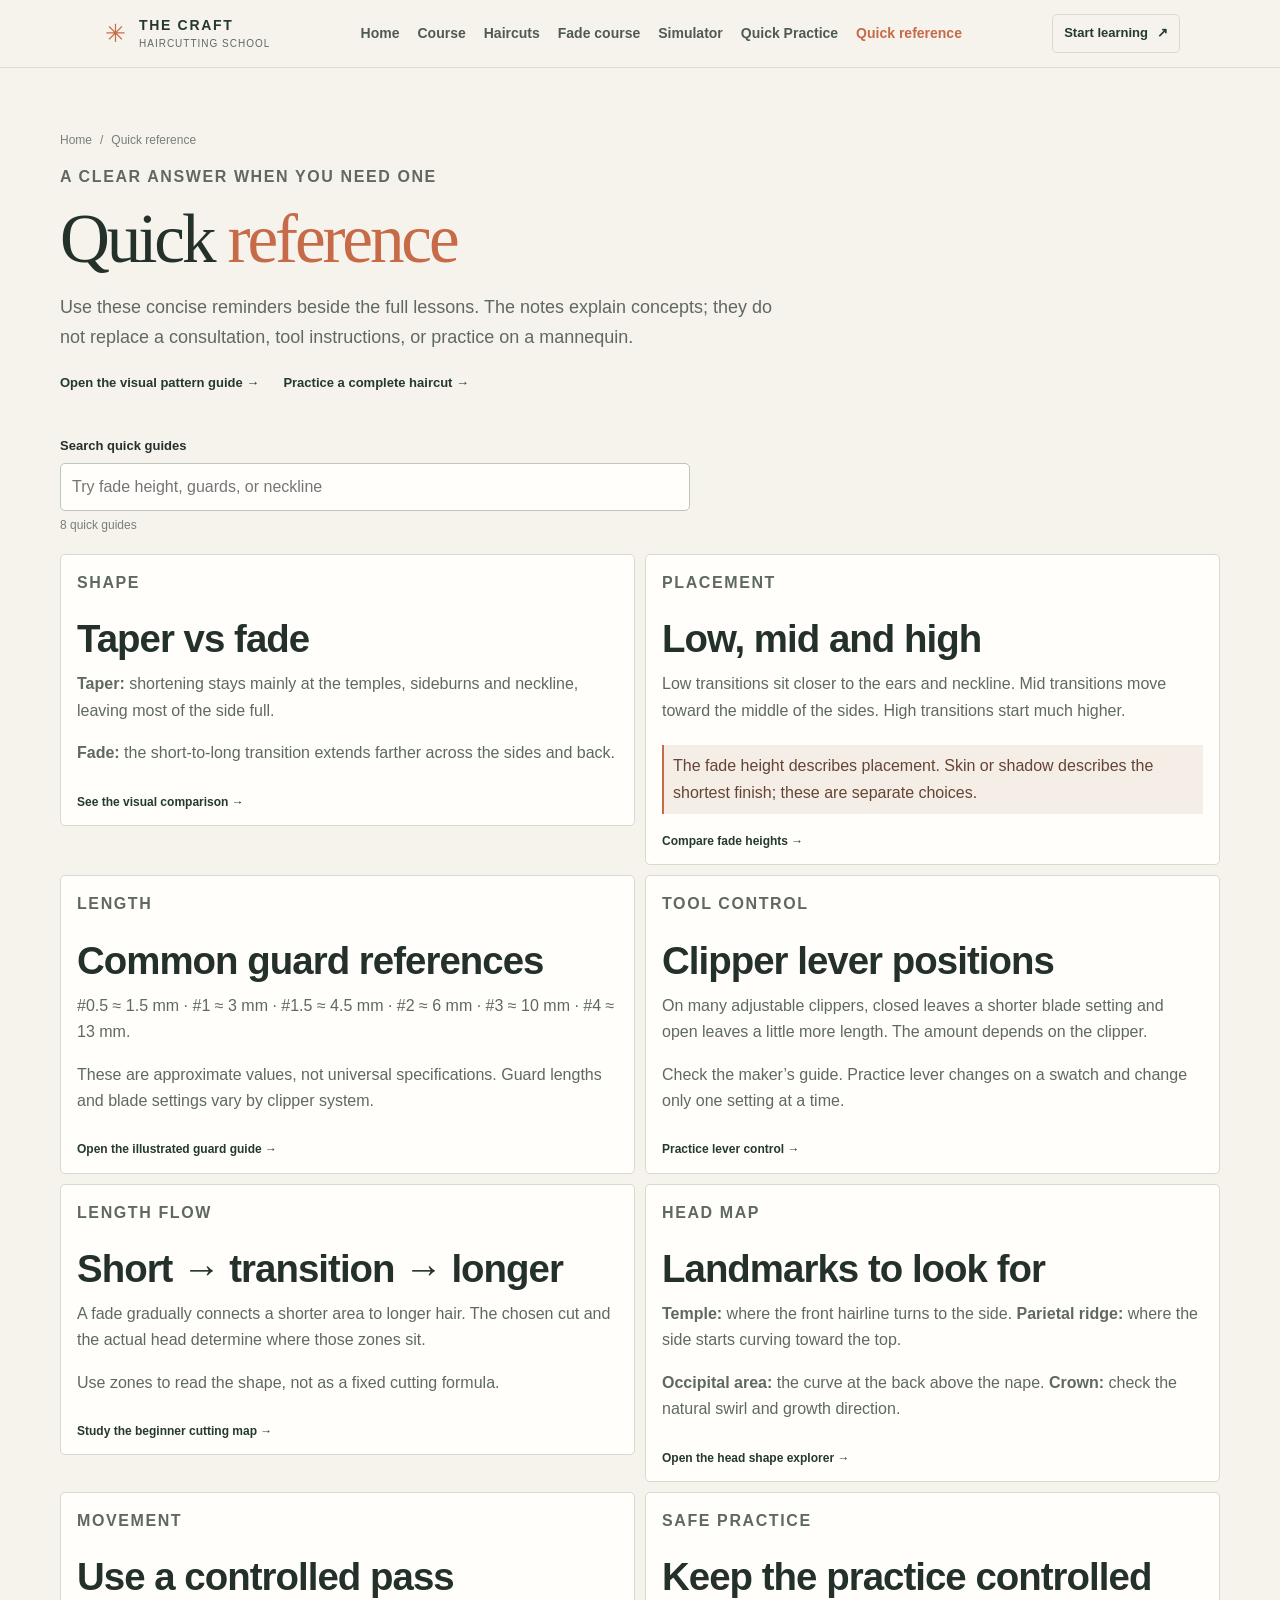
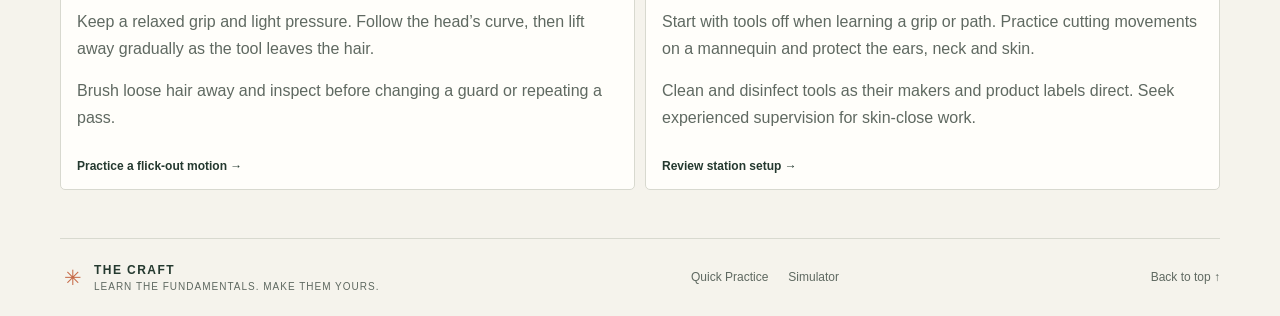
<file: quick-reference.html>
<!doctype html>
<html lang="en">
<head>
  <meta charset="UTF-8"><meta name="viewport" content="width=device-width, initial-scale=1"><meta name="theme-color" content="#f5f3ec"><meta name="description" content="A concise barbering reference for fade placement, guard lengths, clipper levers, head landmarks and safe practice.">
  <title>Quick Reference — The Craft</title><link rel="icon" href="favicon.svg" type="image/svg+xml"><link rel="stylesheet" href="styles.css"><link rel="stylesheet" href="learning.css">
  <script src="haircut-patterns-data.js" defer></script><script src="haircut-walkthroughs-data.js" defer></script><script src="assets/new-image-manifest.js" defer></script><script src="learning-visuals.js" defer></script><script src="haircut-library-data.js" defer></script><script src="haircut-library-process.js" defer></script><script src="fade-training-data.js" defer></script><script src="lessons.js" defer></script><script src="app.js" defer></script>
</head>
<body data-page="reference">
  <a class="skip-link" href="#main">Skip to quick reference</a>
  <header class="site-header"><a class="brand" href="index.html" aria-label="The Craft home"><span class="brand-symbol" aria-hidden="true">✳</span><span>THE CRAFT<small>HAIRCUTTING SCHOOL</small></span></a><button class="menu-button" type="button" aria-expanded="false" aria-controls="primary-nav"><span>Menu</span><span aria-hidden="true">☰</span></button><nav class="primary-nav" id="primary-nav" aria-label="Main navigation"><a href="index.html">Home</a><a href="index.html#course-path">Course</a><a href="haircuts.html">Haircuts</a><a href="fade-training.html">Fade course</a><a href="haircut-simulator.html">Simulator</a><a href="practice.html#quick-practice-heading">Quick Practice</a><a href="quick-reference.html" aria-current="page">Quick reference</a></nav><a class="header-link" href="lesson.html?lesson=setup">Start learning <span aria-hidden="true">↗</span></a></header>
  <main class="page-width reference-page learning-page" id="main">
    <nav class="breadcrumbs" aria-label="Breadcrumb"><a href="index.html">Home</a><span aria-hidden="true">/</span><span aria-current="page">Quick reference</span></nav>
    <section class="reference-intro learning-heading"><p class="eyebrow">A CLEAR ANSWER WHEN YOU NEED ONE</p><h1>Quick <em>reference</em></h1><p>Use these concise reminders beside the full lessons. The notes explain concepts; they do not replace a consultation, tool instructions, or practice on a mannequin.</p><div class="learning-heading-links"><a class="text-link" href="haircut-patterns.html">Open the visual pattern guide →</a><a class="text-link" href="haircut-simulator.html">Practice a complete haircut →</a></div></section>
    <section class="reference-search" aria-label="Search reference guides"><label for="reference-search">Search quick guides</label><div class="reference-search-controls"><input id="reference-search" type="search" placeholder="Try fade height, guards, or neckline" autocomplete="off"><button id="clear-search" class="button button-secondary" type="button" hidden>Clear search</button></div><p id="search-status" aria-live="polite">8 quick guides</p></section>
    <section class="reference-grid" aria-label="Quick haircutting guides">
      <article class="reference-card" data-reference-card data-search="fade taper transition placement sides back"><p class="eyebrow">SHAPE</p><h2>Taper vs fade</h2><p><strong>Taper:</strong> shortening stays mainly at the temples, sideburns and neckline, leaving most of the side full.</p><p><strong>Fade:</strong> the short-to-long transition extends farther across the sides and back.</p><a class="reference-source" href="haircut-patterns.html#pattern-reference">See the visual comparison →</a></article>
      <article class="reference-card" data-reference-card data-search="low mid high fade transition height placement ears"><p class="eyebrow">PLACEMENT</p><h2>Low, mid and high</h2><p>Low transitions sit closer to the ears and neckline. Mid transitions move toward the middle of the sides. High transitions start much higher.</p><p class="reference-warning">The fade height describes placement. Skin or shadow describes the shortest finish; these are separate choices.</p><a class="reference-source" href="haircut-patterns.html#pattern-reference">Compare fade heights →</a></article>
      <article class="reference-card" data-reference-card data-search="guards clipper #0.5 #1 #1.5 #2 #3 #4 length millimeter mm"><p class="eyebrow">LENGTH</p><h2>Common guard references</h2><p>#0.5 ≈ 1.5 mm · #1 ≈ 3 mm · #1.5 ≈ 4.5 mm · #2 ≈ 6 mm · #3 ≈ 10 mm · #4 ≈ 13 mm.</p><p>These are approximate values, not universal specifications. Guard lengths and blade settings vary by clipper system.</p><a class="reference-source" href="haircut-patterns.html#pattern-reference">Open the illustrated guard guide →</a></article>
      <article class="reference-card" data-reference-card data-search="clipper lever closed half open open length fade"><p class="eyebrow">TOOL CONTROL</p><h2>Clipper lever positions</h2><p>On many adjustable clippers, closed leaves a shorter blade setting and open leaves a little more length. The amount depends on the clipper.</p><p>Check the maker’s guide. Practice lever changes on a swatch and change only one setting at a time.</p><a class="reference-source" href="fade-training.html?module=tools">Practice lever control →</a></article>
      <article class="reference-card" data-reference-card data-search="short transition longer zones map head fade"><p class="eyebrow">LENGTH FLOW</p><h2>Short → transition → longer</h2><p>A fade gradually connects a shorter area to longer hair. The chosen cut and the actual head determine where those zones sit.</p><p>Use zones to read the shape, not as a fixed cutting formula.</p><a class="reference-source" href="haircut-patterns.html#pattern-reference">Study the beginner cutting map →</a></article>
      <article class="reference-card" data-reference-card data-search="head landmarks temple parietal ridge occipital crown apex"><p class="eyebrow">HEAD MAP</p><h2>Landmarks to look for</h2><p><strong>Temple:</strong> where the front hairline turns to the side. <strong>Parietal ridge:</strong> where the side starts curving toward the top.</p><p><strong>Occipital area:</strong> the curve at the back above the nape. <strong>Crown:</strong> check the natural swirl and growth direction.</p><a class="reference-source" href="practice.html#head-shape-explorer">Open the head shape explorer →</a></article>
      <article class="reference-card" data-reference-card data-search="clipper movement flick out c stroke light pressure blend guideline"><p class="eyebrow">MOVEMENT</p><h2>Use a controlled pass</h2><p>Keep a relaxed grip and light pressure. Follow the head’s curve, then lift away gradually as the tool leaves the hair.</p><p>Brush loose hair away and inspect before changing a guard or repeating a pass.</p><a class="reference-source" href="practice.html?skill=clipper-control%3AFlick-out%20motion#quick-practice-heading">Practice a flick-out motion →</a></article>
      <article class="reference-card" data-reference-card data-search="safety ears neck skin irritation disinfect clean tools mannequin"><p class="eyebrow">SAFE PRACTICE</p><h2>Keep the practice controlled</h2><p>Start with tools off when learning a grip or path. Practice cutting movements on a mannequin and protect the ears, neck and skin.</p><p>Clean and disinfect tools as their makers and product labels direct. Seek experienced supervision for skin-close work.</p><a class="reference-source" href="lesson.html?lesson=setup">Review station setup →</a></article>
    </section>
    <p class="no-results" id="no-results" hidden>No guides match that search. Try another term or clear the search.</p>
  </main>
  <footer class="site-footer page-width"><a class="brand" href="index.html"><span class="brand-symbol" aria-hidden="true">✳</span><span>THE CRAFT<small>LEARN THE FUNDAMENTALS. MAKE THEM YOURS.</small></span></a><div class="footer-links"><a href="practice.html#quick-practice-heading">Quick Practice</a><a href="haircut-simulator.html">Simulator</a></div><a class="back-top" href="#main">Back to top ↑</a></footer>
</body>
</html>
</file>
<file: styles.css>
:root {
  color-scheme: light;
  --paper: #f5f3ec;
  --surface: #fffefa;
  --surface-soft: #eeede4;
  --ink: #24312b;
  --muted: #5f6961;
  --muted-2: #788078;
  --line: #d8d9cf;
  --forest: #24392f;
  --forest-deep: #1b2c24;
  --lime: #d4ed91;
  --orange: #c66a47;
  --danger-soft: #f4e5dc;
  --radius-sm: 5px;
  --radius: 10px;
  --shadow: 0 8px 24px rgba(28, 42, 32, .07);
  --space-1: 4px;
  --space-2: 8px;
  --space-3: 12px;
  --space-4: 16px;
  --space-5: 20px;
  --space-6: 24px;
  --space-8: 32px;
  --space-10: 40px;
  --space-12: 48px;
  --space-16: 64px;
  --type-caption: 11px;
  --type-label: 12px;
  --type-support: 14px;
  --type-body: clamp(16px, 1.1vw, 18px);
  --type-subhead: 19px;
  font-family: Inter, "Segoe UI", Arial, sans-serif;
}

* { box-sizing: border-box; }
html { scroll-behavior: smooth; scroll-padding-top: 82px; }
body { margin: 0; color: var(--ink); background: var(--paper); font-family: Inter, "Segoe UI", Arial, sans-serif; font-size: var(--type-body); line-height: 1.6; -webkit-font-smoothing: antialiased; }
button, input { font: inherit; }
button, a { -webkit-tap-highlight-color: transparent; }
a { color: inherit; text-decoration: none; }
button { color: inherit; }
img, svg { max-width: 100%; }
[hidden] { display: none !important; }
:focus-visible { outline: 3px solid var(--orange); outline-offset: 3px; }
::selection { color: var(--forest-deep); background: var(--lime); }
.page-width { width: min(1160px, calc(100% - 48px)); margin-inline: auto; }
.skip-link { position: fixed; z-index: 100; top: 8px; left: 8px; padding: 10px 14px; color: white; background: var(--forest); border-radius: var(--radius-sm); transform: translateY(-160%); }
.skip-link:focus { transform: translateY(0); }
.eyebrow { margin: 0 0 var(--space-3); color: var(--muted); font-size: var(--type-label); font-weight: 700; letter-spacing: .1em; line-height: 1.35; text-transform: uppercase; }
.eyebrow-mark { display: inline-block; width: 7px; height: 7px; margin-right: 8px; border-radius: 50%; background: var(--orange); vertical-align: 1px; }
h1, h2, h3, p { margin-top: 0; }
h1, h2, h3 { color: var(--ink); line-height: 1.14; }
h1, h2 { font-family: Georgia, "Times New Roman", serif; font-weight: 400; letter-spacing: -.045em; }
h1 { font-size: clamp(42px, 4.7vw, 60px); }
h2 { font-size: clamp(27px, 3vw, 36px); }
h3 { font-size: 18px; font-weight: 650; letter-spacing: -.02em; }
p { color: var(--muted); }
em { color: var(--orange); font-style: normal; }
.button { min-height: 46px; display: inline-flex; align-items: center; justify-content: center; gap: 12px; padding: 10px 16px; border: 1px solid transparent; border-radius: var(--radius-sm); cursor: pointer; font-size: 15px; font-weight: 700; line-height: 1.25; transition: background-color .16s ease, border-color .16s ease, transform .16s ease; }
.button:hover { transform: translateY(-1px); }
.button:disabled { cursor: default; transform: none; }
.button-primary { color: #fffefa; background: var(--forest); }
.button-primary:hover { background: var(--forest-deep); }
.button-primary:disabled { color: var(--forest); background: var(--lime); }
.button-secondary { color: var(--forest); border-color: #bac4b8; background: transparent; }
.button-secondary:hover { background: #e8ece2; }
.button-quiet { min-height: 44px; display: inline-flex; align-items: center; padding: 8px 3px; color: var(--forest); font-size: 15px; font-weight: 650; }
.button-quiet:hover, .text-link:hover, .reference-source:hover { color: var(--orange); }
.text-button { min-height: 36px; padding: 6px 2px; border: 0; color: var(--muted); background: none; cursor: pointer; font-size: 14px; text-decoration: underline; text-underline-offset: 3px; }
.text-button:hover { color: var(--orange); }

.site-header { position: sticky; z-index: 20; top: 0; min-height: 68px; display: flex; align-items: center; justify-content: space-between; gap: 22px; padding: 0 max(24px, calc((100vw - 1080px) / 2)); border-bottom: 1px solid rgba(40, 52, 43, .12); background: rgba(245, 243, 236, .96); backdrop-filter: blur(12px); }
.brand { flex: 0 0 auto; display: inline-flex; align-items: center; gap: 9px; color: var(--forest); }
.brand-symbol { width: 30px; height: 30px; display: grid; place-items: center; color: var(--orange); font-size: 25px; line-height: 1; }
.brand > span:last-child { font-size: 14px; font-weight: 800; letter-spacing: .12em; line-height: 1.1; }
.brand small { display: block; margin-top: 4px; color: var(--muted); font-size: 10px; font-weight: 500; letter-spacing: .1em; }
.primary-nav { display: flex; align-items: center; gap: clamp(16px, 3vw, 34px); }
.primary-nav a { padding: 8px 0; color: #4f5b52; font-size: 14px; font-weight: 600; }
.primary-nav a:hover, .primary-nav a[aria-current="page"] { color: var(--orange); }
.header-link { display: inline-flex; align-items: center; gap: 9px; min-height: 39px; padding: 7px 11px; border: 1px solid var(--line); border-radius: var(--radius-sm); color: var(--forest); font-size: 13px; font-weight: 700; white-space: nowrap; }
.header-link:hover { border-color: var(--forest); background: var(--surface); }
.menu-button { display: none; }

.hero { display: grid; grid-template-columns: minmax(0, 1.05fr) minmax(340px, .95fr); gap: clamp(34px, 6vw, 72px); align-items: center; padding-block: clamp(40px, 6vw, 64px) 48px; }
.hero-copy { max-width: 560px; }
.hero-copy .eyebrow { margin-bottom: 16px; }
.hero h1 { margin: 0; font-size: clamp(42px, 4.7vw, 60px); line-height: 1.06; }
.hero-lede { max-width: 510px; margin: 17px 0 18px; font-size: 16px; line-height: 1.65; }
.hero-actions { display: flex; flex-wrap: wrap; align-items: center; gap: 18px; }
.hero-proof { display: flex; flex-wrap: wrap; align-items: center; gap: 10px; margin-top: 20px; color: var(--muted-2); font-size: 11px; font-weight: 700; letter-spacing: .08em; }
.proof-divider { width: 22px; height: 1px; background: #aeb4a8; }
.hero-visual { overflow: hidden; padding: 12px; border: 1px solid #d1d2c7; border-radius: var(--radius); background: var(--surface); }
.visual-top, .visual-foot { display: flex; justify-content: space-between; gap: 12px; color: var(--muted); font-size: 11px; font-weight: 700; letter-spacing: .1em; }
.hero-photo { width: 100%; height: auto; aspect-ratio: 4 / 3; display: block; margin-block: 9px; border-radius: 7px; background: #e5e3dc; object-fit: cover; object-position: 50% 47%; }
.visual-foot { padding-top: 9px; border-top: 1px solid #d4d6ca; font-size: 10px; }

.resume-wrap { margin-bottom: 46px; }
.resume-card { display: grid; grid-template-columns: 1fr minmax(280px, .8fr); gap: 26px; align-items: center; padding: 20px 24px; border: 1px solid var(--line); border-radius: var(--radius); background: var(--surface); }
.resume-copy .eyebrow { margin-bottom: 7px; }
.resume-copy h2 { margin-bottom: 7px; font-family: Inter, "Segoe UI", Arial, sans-serif; font-size: 21px; font-weight: 700; letter-spacing: -.035em; }
.resume-copy p:last-child { max-width: 500px; margin-bottom: 0; font-size: 14px; }
.resume-action { display: grid; grid-template-columns: 1fr auto; align-items: center; gap: 10px 15px; }
.resume-progress-label { grid-column: 1 / -1; display: flex; justify-content: space-between; color: var(--muted); font-size: 12px; font-weight: 650; }
.progress-track { height: 7px; overflow: hidden; border-radius: 99px; background: #e0e2d8; }
.progress-track > span { width: 0; height: 100%; display: block; border-radius: inherit; background: var(--forest); transition: width .2s ease; }
.resume-action .button { justify-self: end; min-height: 40px; padding: 8px 12px; font-size: 13px; }
.resume-action .text-button { justify-self: start; font-size: 12px; }
.resume-status { min-height: 0; margin: 0; color: var(--muted); font-size: 13px; }
.resume-status:not(:empty) { padding: 8px 4px 0; }

.course-section { padding-bottom: 46px; color: var(--ink); background: transparent; scroll-margin-top: 85px; }
.section-heading, .week-heading { display: flex; align-items: end; justify-content: space-between; gap: 26px; margin-bottom: 18px; }
.section-heading h2 { max-width: 620px; margin: 0; font-size: clamp(28px, 3vw, 36px); }
.section-heading .eyebrow { margin-bottom: 8px; }
.section-heading > p, .week-heading > p { max-width: 310px; margin: 0 0 4px; font-size: 14px; }
.course-grid { display: grid; grid-template-columns: repeat(4, minmax(0, 1fr)); gap: 12px; }
.course-card { position: relative; min-height: 142px; display: flex; flex-direction: column; padding: 14px; border: 1px solid var(--line); border-radius: var(--radius-sm); background: rgba(255, 254, 250, .6); transition: border-color .16s ease, background-color .16s ease, transform .16s ease; }
.course-card:hover { transform: translateY(-2px); border-color: #a6b19e; background: var(--surface); }
.course-card.is-next { border-color: var(--forest); background: #eef0e6; }
.course-card.is-complete { border-color: #bacaa3; }
.card-top { display: flex; justify-content: space-between; gap: 7px; color: var(--muted); font-size: 11px; font-weight: 700; letter-spacing: .07em; }
.card-top [data-lesson-status] { color: var(--muted); text-align: right; }
.course-card.is-next .card-top [data-lesson-status] { color: var(--orange); }
.course-card.is-complete .card-top [data-lesson-status] { color: #31563e; }
.course-card h3 { margin: 13px 0 5px; padding-right: 16px; font-size: 16px; }
.course-card p { max-width: 230px; margin: 0; font-size: 13px; line-height: 1.5; }
.card-arrow { position: absolute; right: 13px; bottom: 12px; color: #778176; font-size: 16px; }
.next-steps { display: grid; grid-template-columns: repeat(3, minmax(0, 1fr)); gap: 14px; margin-bottom: 25px; }
.next-card { min-height: 166px; display: flex; flex-direction: column; padding: 18px 20px; border-radius: var(--radius); }
.next-card .eyebrow { margin-bottom: 13px; }
.next-card h2 { margin-bottom: 7px; font-size: clamp(21px, 2.1vw, 25px); font-family: Inter, "Segoe UI", Arial, sans-serif; font-weight: 700; letter-spacing: -.035em; }
.next-card p { max-width: 360px; margin-bottom: 14px; font-size: 14px; }
.next-card-green { color: #fffefa; background: var(--forest); }
.next-card-green h2, .next-card-green p { color: #fffefa; }
.next-card-green .eyebrow { color: var(--lime); }
.next-card-light { border: 1px solid var(--line); background: var(--surface-soft); }
.next-card-pattern { border: 1px solid #cfd5c9; background: #e9eee5; }
.next-link { display: inline-flex; align-items: center; gap: 8px; margin-top: auto; color: inherit; font-size: 13px; font-weight: 700; }
.learning-note { margin-bottom: 36px; padding: 11px 14px; border-left: 3px solid var(--orange); background: #eeeae0; font-size: 13px; line-height: 1.6; }
.learning-note strong { color: var(--ink); }

.pattern-page { padding-bottom: 38px; }
.pattern-intro { padding-bottom: 13px; }
.pattern-progress { display: grid; grid-template-columns: 1fr minmax(150px, .52fr); align-items: center; gap: 16px; margin: 0 0 24px; padding: 13px 16px; border: 1px solid #cbd2c5; border-radius: var(--radius-sm); background: #eef0e6; }
.pattern-progress-copy { display: flex; align-items: center; justify-content: space-between; gap: 15px; }
.pattern-progress-copy .eyebrow { margin-bottom: 3px; }
.pattern-progress-copy h2 { margin: 0; font-family: Inter, "Segoe UI", Arial, sans-serif; font-size: 17px; font-weight: 700; letter-spacing: -.02em; }
.pattern-progress-copy h2 span { color: var(--forest); }
.pattern-progress-copy > p { margin: 0; font-size: 13px; }
.pattern-progress .progress-track { height: 9px; }
.pattern-section-heading { align-items: flex-end; margin-bottom: 9px; }
.pattern-section-heading > p { max-width: 360px; margin-bottom: 2px; font-size: 14px; }
.pattern-tier { margin: 17px 0 22px; }
.pattern-tier-heading { display: flex; align-items: baseline; gap: 12px; margin-bottom: 10px; padding-bottom: 7px; border-bottom: 1px solid var(--line); }
.pattern-tier-heading h3 { margin: 0; font-family: Inter, "Segoe UI", Arial, sans-serif; font-size: 19px; font-weight: 700; }
.pattern-tier-heading > span { color: var(--muted-2); font-size: 13px; }
.pattern-card-grid { display: grid; grid-template-columns: repeat(4, minmax(0, 1fr)); align-items: stretch; gap: 12px; }
.pattern-card { min-width: 0; overflow: hidden; display: flex; flex-direction: column; border: 1px solid var(--line); border-radius: var(--radius-sm); background: var(--surface); transition: border-color .16s ease, box-shadow .16s ease; }
.pattern-card:hover { border-color: #aebba8; box-shadow: 0 7px 18px rgba(40, 52, 43, .08); }
.pattern-card.is-understood { border-color: #aab99a; }
.pattern-card-art { width: 100%; aspect-ratio: 1.3; overflow: hidden; background: #f1f0e9; border-bottom: 1px solid #e2e2d8; }
.pattern-card-art .haircut-photo { width: 100%; height: 100%; }
.pattern-card-body { flex: 1; display: flex; flex-direction: column; padding: 13px; }
.pattern-card-top { min-height: 25px; display: flex; align-items: flex-start; justify-content: space-between; gap: 6px; }
.difficulty-badge { flex: 0 0 auto; display: inline-flex; align-items: center; min-height: 25px; padding: 3px 8px; border-radius: 99px; font-size: 12px; font-weight: 750; line-height: 1.25; }
.difficulty-beginner { color: #38563d; background: #e8eee2; }
.difficulty-next { color: #735434; background: #f2ebda; }
.difficulty-advanced { color: #814c37; background: #f3e6dd; }
.understood-mark { color: #38563d; font-size: 12px; font-weight: 700; }
.pattern-card h4 { margin: 8px 0 5px; color: var(--ink); font-size: 18px; font-weight: 700; line-height: 1.25; letter-spacing: -.02em; }
.pattern-card-description { margin: 0 0 9px; color: var(--muted); font-size: 13px; line-height: 1.45; }
.pattern-card-facts { display: grid; gap: 7px; margin: 0 0 12px; }
.pattern-card-facts > div { display: grid; grid-template-columns: 74px minmax(0, 1fr); gap: 5px; }
.pattern-card-facts dt { color: var(--muted-2); font-size: 12px; font-weight: 700; }
.pattern-card-facts dd { margin: 0; color: #49574d; font-size: 13px; line-height: 1.4; }
.pattern-open-button { width: 100%; min-height: 44px; margin-top: auto; padding-inline: 8px; font-size: 14px; }

.pattern-viewer { scroll-margin-top: 82px; margin: 28px 0 24px; padding: 22px; border: 1px solid #cdd3c8; border-radius: var(--radius); background: var(--surface); box-shadow: 0 8px 26px rgba(40, 52, 43, .05); }
.pattern-viewer-top { display: flex; align-items: center; justify-content: space-between; gap: 12px; padding-bottom: 12px; border-bottom: 1px solid var(--line); }
.pattern-viewer-top .eyebrow { margin-bottom: 3px; color: var(--orange); }
.pattern-viewer-position { margin: 0; color: var(--muted-2); font-size: 12px; font-weight: 700; letter-spacing: .08em; }
.viewer-close { flex: 0 0 auto; }
.pattern-viewer-heading { display: flex; align-items: flex-start; justify-content: space-between; gap: 14px; padding: 15px 0 16px; }
.pattern-viewer-heading h2 { margin: 0 0 6px; font-size: clamp(27px, 3vw, 35px); }
.pattern-viewer-heading h2:focus { outline: none; }
.pattern-viewer-heading p { max-width: 650px; margin: 0; font-size: 15px; }
.pattern-viewer-grid { display: grid; grid-template-columns: minmax(0, 1.08fr) minmax(275px, .92fr); align-items: start; gap: 20px; }
.pattern-visual-column { min-width: 0; }
.photo-view-switch { display: inline-grid; grid-template-columns: repeat(3, minmax(0, 1fr)); gap: 3px; padding: 4px; border: 1px solid var(--line); border-radius: 8px; background: var(--paper); }
.photo-view-switch button { min-height: 42px; padding: 7px 13px; border: 0; border-radius: 5px; color: var(--muted); background: transparent; cursor: pointer; font-size: 14px; font-weight: 700; }
.photo-view-switch button[aria-pressed="true"] { color: white; background: var(--forest); }
.pattern-photo-stage { min-width: 0; overflow: hidden; aspect-ratio: 4 / 5; margin: 9px 0 0; border: 1px solid #dedfd6; border-radius: var(--radius-sm); background: #e5e0d8; touch-action: pan-y; }
.haircut-photo { position: relative; width: 100%; height: 100%; overflow: hidden; background: #e5e0d8; }
.haircut-photo img { width: 100%; height: 100%; display: block; object-fit: cover; object-position: 50% 38%; }
.haircut-photo.is-compact img { object-position: 50% 37%; }
.photo-annotation { position: absolute; inset: 0; width: 100%; height: 100%; pointer-events: none; }
.photo-transition-guide { fill: none; stroke: #fff6e9; stroke-width: .56; stroke-dasharray: 1.25 1.2; stroke-linecap: round; filter: drop-shadow(0 1px 1px rgba(30, 35, 29, .52)); }
.photo-edge-guide { fill: none; stroke: #f9e7d7; stroke-width: .62; stroke-dasharray: 1.25 1.2; stroke-linecap: round; filter: drop-shadow(0 1px 1px rgba(30, 35, 29, .52)); }
.photo-guide-anchor { fill: #fffaf2; stroke: #bd6845; stroke-width: .55; }
.photo-observation-markers g { filter: drop-shadow(0 1px 1px rgba(20, 25, 22, .38)); }
.photo-observation-markers circle { fill: #fffaf1; stroke: #b75d3b; stroke-width: .65; }
.photo-observation-markers text { fill: #293b30; font: 700 1.85px Inter, "Segoe UI", Arial, sans-serif; text-anchor: middle; }
.photo-unavailable { width: 100%; height: 100%; min-height: 180px; display: grid; place-items: center; padding: 22px; color: var(--muted); background: #e8e5dd; font-size: 14px; line-height: 1.5; text-align: center; }
.diagram-caption { margin: 7px 2px 0; color: var(--muted); font-size: 13px; line-height: 1.45; }
.pattern-slide-copy { min-height: 100%; padding: 19px; border: 1px solid #e3e3db; border-left: 3px solid var(--orange); border-radius: var(--radius-sm); background: #f7f6f1; }
.slide-kicker { margin: 0 0 8px; color: var(--orange); font-size: 12px; font-weight: 750; letter-spacing: .1em; }
.pattern-slide-copy h3 { margin: 0 0 9px; font-family: Georgia, "Times New Roman", serif; font-size: 25px; font-weight: 400; letter-spacing: -.035em; }
.pattern-slide-copy > p:not(.slide-kicker) { margin: 0 0 12px; color: var(--muted); font-size: 15px; line-height: 1.55; }
.slide-highlight { display: grid; gap: 2px; margin-top: 14px; padding: 11px 13px; border-radius: 6px; background: #e9eee4; }
.slide-highlight strong { color: #506153; font-size: 12px; letter-spacing: .06em; text-transform: uppercase; }
.slide-highlight span { color: var(--ink); font-size: 15px; font-weight: 650; line-height: 1.4; }
.photo-zone-key { display: grid; gap: 6px; margin-top: 14px; }
.photo-zone-key > span { display: grid; grid-template-columns: 98px minmax(0, 1fr); align-items: start; gap: 9px; padding: 8px 10px; border-radius: 5px; color: #47564b; background: #ebece5; font-size: 12px; line-height: 1.35; }
.photo-zone-key > span:nth-child(2) { background: #f2e7dd; }
.photo-zone-key > span b { color: #506153; font-size: 10px; letter-spacing: .06em; }
.photo-zone-key > span:nth-child(2) b { color: #8a543e; }
.slide-guard-note { display: grid; grid-template-columns: 86px minmax(0, 1fr); gap: 8px; margin-top: 9px; padding: 9px 10px; border-radius: 5px; color: #536056; background: #efeee7; font-size: 12px; line-height: 1.4; }
.slide-guard-note strong { color: #405143; }
.photo-observation-list { display: grid; gap: 2px; margin: 13px 0 0; padding: 0; list-style: none; }
.photo-observation-list li { display: flex; align-items: flex-start; gap: 9px; padding: 8px 0; border-bottom: 1px solid var(--line); }
.photo-observation-list li > span { width: 25px; height: 25px; flex: 0 0 auto; display: grid; place-items: center; border: 1px solid #b96c4b; border-radius: 50%; color: #7d4c39; background: #fffaf2; font-size: 10px; font-weight: 750; }
.photo-observation-list p { margin: 2px 0 0; color: #46544b; font-size: 14px; line-height: 1.4; }
.pattern-slide-copy .guard-explainer { margin-top: 12px !important; font-size: 13px !important; }
.guard-explainer strong { color: var(--ink); }
.slide-photo-hint { margin-top: 10px !important; font-size: 13px !important; }
.practice-checklist { display: grid; gap: 3px; margin: 12px 0 15px; padding-left: 22px; color: #4b594f; font-size: 14px; line-height: 1.45; }
.practice-checklist li { padding: 2px 0 2px 3px; }
.practice-checklist li::marker { color: var(--orange); font-weight: 700; }
.understood-check { min-height: 50px; display: flex; align-items: center; gap: 11px; padding: 9px 12px; border: 1px solid #bdc9b6; border-radius: 7px; color: #334a38; background: #edf1e8; cursor: pointer; font-size: 15px; font-weight: 700; }
.understood-check input { width: 22px; height: 22px; flex: 0 0 auto; accent-color: var(--forest); }
.pattern-slide-steps { display: grid; grid-template-columns: repeat(6, minmax(0, 1fr)); gap: 7px; margin: 17px 0 12px; }
.pattern-slide-steps button { min-height: 50px; display: flex; align-items: center; gap: 8px; padding: 7px 10px; border: 1px solid var(--line); border-radius: 6px; color: var(--muted); background: var(--surface); cursor: pointer; font-size: 13px; font-weight: 650; text-align: left; }
.pattern-slide-steps button[aria-current="step"] { border-color: #81917e; color: var(--forest); background: #edf1e8; }
.pattern-slide-steps button span:first-child { color: var(--muted-2); font-size: 12px; font-weight: 750; }
.pattern-slide-controls { display: grid; grid-template-columns: 1fr auto 1fr; align-items: center; gap: 12px; }
.pattern-slide-controls .button { min-width: 138px; }
.pattern-slide-controls .button:last-child { justify-self: end; }
.pattern-slide-controls .button:disabled { border-color: var(--line); color: #8a9189; background: #ecece5; }
.slide-counter { min-width: 45px; margin: 0; color: var(--muted); font-size: 14px; font-weight: 750; text-align: center; }
.pattern-safety { display: flex; align-items: flex-start; gap: 10px; margin: 17px 0 0; padding: 11px 13px; border: 1px solid #e2d0c4; border-radius: 6px; color: #674a3e; background: #f5eee8; font-size: 13px; line-height: 1.5; }
.pattern-safety strong { color: #563d32; }
.safety-mark { width: 20px; height: 20px; flex: 0 0 auto; display: grid; place-items: center; border-radius: 50%; color: white; background: #aa6a4a; font-size: 12px; font-weight: 800; }

.pattern-reference { overflow: hidden; margin: 20px 0 28px; border: 1px solid var(--line); border-radius: var(--radius); background: var(--surface); }
.pattern-reference > summary { min-height: 68px; display: flex; align-items: center; justify-content: space-between; gap: 14px; padding: 12px 17px; color: var(--ink); cursor: pointer; font-size: 17px; font-weight: 750; list-style: none; }
.pattern-reference > summary::-webkit-details-marker { display: none; }
.pattern-reference > summary::after { width: 28px; height: 28px; flex: 0 0 auto; display: grid; place-items: center; border-radius: 50%; color: var(--forest); background: #edf1e8; content: "+"; font-size: 20px; line-height: 1; }
.pattern-reference[open] > summary::after { content: "−"; }
.pattern-reference > summary small { margin-left: auto; color: var(--muted); font-size: 13px; font-weight: 500; text-align: right; }
.pattern-reference-content { display: grid; gap: 25px; padding: 6px 17px 20px; border-top: 1px solid var(--line); }
.reference-module { padding-top: 17px; }
.reference-module-heading { display: flex; align-items: flex-end; justify-content: space-between; gap: 16px; margin-bottom: 11px; }
.reference-module-heading .eyebrow { margin-bottom: 4px; }
.reference-module-heading h2 { margin: 0; font-size: clamp(24px, 2.5vw, 29px); }
.reference-module-heading > p { max-width: 370px; margin: 0; font-size: 14px; }
.height-comparison { display: grid; grid-template-columns: repeat(3, minmax(0, 1fr)); gap: 10px; }
.height-card { min-width: 0; overflow: hidden; border: 1px solid var(--line); border-radius: var(--radius-sm); background: #fbfaf6; }
.height-card-art { overflow: hidden; aspect-ratio: 1.3; background: #f1f0e9; }
.height-card-art .comparison-photo { width: 100%; height: 100%; }
.height-card-art .haircut-photo { width: 100%; height: 100%; }
.height-card > div:last-child { padding: 9px 11px 10px; }
.height-card .eyebrow { margin-bottom: 4px; color: var(--orange); font-size: 11px; }
.height-card p:last-child { margin: 0; color: var(--muted); font-size: 13px; line-height: 1.4; }
.taper-fade-comparison { display: grid; grid-template-columns: repeat(2, minmax(0, 1fr)); gap: 12px; }
.taper-fade-card { min-width: 0; display: grid; grid-template-columns: minmax(110px, .8fr) 1fr; align-items: center; gap: 12px; overflow: hidden; border: 1px solid var(--line); border-radius: var(--radius-sm); background: #fbfaf6; }
.taper-fade-art { min-width: 0; overflow: hidden; aspect-ratio: 1.2; background: #f1f0e9; }
.taper-fade-art .comparison-photo, .taper-fade-art .haircut-photo { width: 100%; height: 100%; }
.taper-fade-card > div:last-child { padding: 12px 13px 12px 0; }
.taper-fade-card h3 { margin: 0 0 5px; font-size: 18px; }
.taper-fade-card p { margin: 0; font-size: 14px; line-height: 1.45; }
.guard-reference-list { display: grid; grid-template-columns: repeat(6, minmax(0, 1fr)); gap: 8px; margin: 0; padding: 0; list-style: none; }
.guard-reference-list li { min-height: 110px; display: flex; flex-direction: column; align-items: flex-start; justify-content: space-between; gap: 6px; padding: 10px 11px; border: 1px solid var(--line); border-radius: 7px; background: #fbfaf6; }
.guard-reference-list strong { color: var(--forest); font-size: 20px; line-height: 1; }
.guard-reference-list li > span:last-child { color: var(--muted); font-size: 13px; }
.guard-hair { width: max(13px, var(--guard-length)); height: 7px; border-radius: 99px; background: #758872; }
.guard-note { margin: 11px 0 0; color: var(--muted-2); font-size: 13px; }
.beginner-map-layout { display: grid; grid-template-columns: minmax(0, 1.2fr) minmax(190px, .8fr); gap: 15px; align-items: center; }
.beginner-map-stage { min-width: 0; overflow: hidden; margin: 0; border: 1px solid var(--line); border-radius: var(--radius-sm); background: #f1f0e9; }
.beginner-map-stage { aspect-ratio: 4 / 5; }
.beginner-map-stage .haircut-photo { width: 100%; height: 100%; }
.zone-map-legend { display: grid; gap: 9px; margin: 0; padding: 0; list-style: none; }
.zone-map-legend li { display: grid; gap: 1px; padding-bottom: 8px; border-bottom: 1px solid var(--line); }
.zone-map-legend strong { color: var(--ink); font-size: 14px; }
.zone-map-legend span { color: var(--muted); font-size: 13px; }
.map-principle { margin: 12px 0 0; color: var(--muted); font-size: 14px; }
.map-principle strong { color: var(--ink); }

.site-footer { min-height: 78px; display: flex; align-items: center; justify-content: space-between; gap: 20px; padding-block: 15px; border-top: 1px solid var(--line); }
.site-footer .brand-symbol { width: 25px; height: 25px; font-size: 21px; }
.site-footer .brand > span:last-child { font-size: 12px; }
.site-footer .brand small { font-size: 10px; }
.footer-links { display: flex; gap: 20px; }
.footer-links a, .back-top { color: var(--muted); font-size: 12px; }
.footer-links a:hover, .back-top:hover { color: var(--orange); }

.breadcrumbs { display: flex; flex-wrap: wrap; align-items: center; gap: 8px; margin: 19px 0 14px; color: var(--muted-2); font-size: 12px; }
.breadcrumbs a:hover { color: var(--orange); }
.page-intro { max-width: 700px; padding-block: 22px 24px; }
.page-intro h1 { margin: 0 0 11px; font-size: clamp(40px, 4.5vw, 54px); }
.page-intro > p:last-child { max-width: 570px; margin-bottom: 0; font-size: 16px; }

.lesson-page { padding-bottom: 38px; }
.lesson-layout { display: grid; grid-template-columns: minmax(0, 1fr) 244px; gap: 26px; align-items: start; }
.lesson-main { min-width: 0; }
.lesson-heading { padding: 5px 0 16px; }
.lesson-heading .eyebrow { margin-bottom: 10px; color: var(--orange); }
.lesson-heading h1 { max-width: 760px; margin: 0 0 10px; font-size: clamp(34px, 3.8vw, 48px); line-height: 1.06; }
.lesson-intro { max-width: 700px; margin: 0 0 14px; font-size: 16px; line-height: 1.65; }
.lesson-meta-row { display: flex; flex-wrap: wrap; gap: 8px 16px; color: var(--muted-2); font-size: 11px; font-weight: 700; letter-spacing: .07em; text-transform: uppercase; }
.lesson-meta-row span + span { position: relative; }
.lesson-meta-row span + span::before { position: absolute; left: -10px; color: #aab0a4; content: "·"; }
.lesson-panel { margin: 0 0 10px; padding: 16px 18px; border: 1px solid var(--line); border-radius: var(--radius-sm); background: var(--surface); }
.lesson-panel h2 { margin: 0 0 11px; font-family: Inter, "Segoe UI", Arial, sans-serif; font-size: 18px; font-weight: 700; letter-spacing: -.02em; }
.outcomes { border-color: #c7d0be; background: #eef0e6; }
.outcome-list { display: grid; grid-template-columns: repeat(3, 1fr); gap: 10px; margin: 0; padding: 0; list-style: none; }
.outcome-list li { display: flex; align-items: flex-start; gap: 8px; color: #39483d; font-size: 13px; line-height: 1.5; }
.outcome-list li::before { flex: 0 0 auto; content: "✓"; color: #42644a; font-weight: 800; }
.compact-list { display: flex; flex-wrap: wrap; gap: 7px; margin: 0; padding: 0; list-style: none; }
.compact-list li { padding: 5px 9px; border-radius: 99px; color: #445047; background: #eeefe8; font-size: 12px; }
.lesson-section { margin: 10px 0; padding: 17px 18px; border: 1px solid var(--line); border-radius: var(--radius-sm); background: var(--surface); }
.lesson-section h2 { margin: 0; font-family: Inter, "Segoe UI", Arial, sans-serif; font-size: 19px; font-weight: 700; letter-spacing: -.025em; }
.section-heading-small { display: flex; align-items: center; gap: 11px; margin-bottom: 12px; }
.section-heading-small .eyebrow { margin: 0 0 3px; font-size: 10px; }
.section-number { width: 31px; height: 31px; display: grid; place-items: center; flex: 0 0 auto; border-radius: 50%; color: var(--forest); background: var(--lime); font-size: 12px; font-weight: 800; }
.step-list { display: grid; gap: 0; margin: 0; padding: 0; list-style: none; counter-reset: steps; }
.step-list li { position: relative; display: grid; grid-template-columns: 29px 1fr; gap: 8px; padding: 10px 0; border-top: 1px solid #e9e9e1; counter-increment: steps; }
.step-list li::before { content: counter(steps, decimal-leading-zero); color: var(--orange); font-size: 12px; font-weight: 700; padding-top: 2px; }
.step-list strong { display: block; color: var(--ink); font-size: 15px; }
.step-list p { margin: 4px 0 0; font-size: 14px; line-height: 1.62; }
.two-col-notes { display: grid; grid-template-columns: 1fr 1fr; gap: 13px; }
.note-list { margin: 0; padding-left: 19px; color: var(--muted); font-size: 14px; }
.note-list li { margin: 4px 0; padding-left: 2px; }
.note-list li::marker { color: var(--orange); }
.tip-card, .practice-drill { padding: 15px 17px; border-radius: var(--radius-sm); }
.tip-card { border-left: 3px solid var(--orange); background: #eeeae0; }
.tip-card .eyebrow, .practice-drill .eyebrow { margin-bottom: 6px; }
.tip-card p:last-child, .practice-drill p:last-child { margin-bottom: 0; font-size: 14px; line-height: 1.65; }
.practice-drill { display: grid; grid-template-columns: 1fr 45px; gap: 15px; align-items: center; color: #fff; background: var(--forest); }
.practice-drill h2 { margin: 0 0 6px; color: #fff; font-family: Inter, "Segoe UI", Arial, sans-serif; font-size: 18px; }
.practice-drill .eyebrow { color: var(--lime); }
.practice-drill p { color: #e1e8de; }
.drill-mark { width: 42px; height: 42px; display: grid; place-items: center; border: 1px solid rgba(255,255,255,.35); border-radius: 50%; color: var(--lime); font-size: 19px; }
.safety-callout { display: flex; gap: 11px; margin: 10px 0; padding: 13px 15px; border: 1px solid #ddcabb; border-radius: var(--radius-sm); background: var(--danger-soft); }
.safety-icon { width: 22px; height: 22px; display: grid; place-items: center; flex: 0 0 auto; border: 1px solid #ad613f; border-radius: 50%; color: #863e2b; font-size: 14px; font-weight: 800; }
.safety-callout h2, .practice-safety h2 { margin: 0 0 4px; color: #532f25; font-family: Inter, "Segoe UI", Arial, sans-serif; font-size: 15px; font-weight: 700; }
.safety-callout p, .practice-safety p { margin: 0; color: #583d34; font-size: 13px; line-height: 1.6; }
.quiz-panel { margin-top: 14px; background: #f0f1e9; }
.quiz-panel .eyebrow { margin-bottom: 5px; }
.quiz-panel h2 { font-size: 20px; }
.quiz-panel fieldset { min-width: 0; margin: 0 0 13px; padding: 0; border: 0; }
.quiz-panel legend { margin-bottom: 10px; color: var(--ink); font-size: 15px; font-weight: 650; }
.quiz-options { display: grid; gap: 7px; }
.quiz-option { display: flex; align-items: flex-start; gap: 9px; padding: 9px 11px; border: 1px solid #d5d8ce; border-radius: var(--radius-sm); background: var(--surface); cursor: pointer; font-size: 13px; line-height: 1.45; }
.quiz-option:hover { border-color: #9ca999; }
.quiz-option input { flex: 0 0 auto; margin: 2px 0 0; accent-color: var(--forest); }
.quiz-feedback { min-height: 0; margin: 8px 0 0; font-size: 13px; font-weight: 650; }
.quiz-feedback:not(:empty) { padding: 9px 10px; border-radius: var(--radius-sm); }
.quiz-feedback.is-correct { color: #294c33; background: #e2edda; }
.quiz-feedback.is-incorrect { color: #713b2b; background: #f3e1d8; }
.complete-panel { display: flex; align-items: center; justify-content: space-between; gap: 18px; margin-top: 11px; padding: 16px 18px; border-radius: var(--radius); color: #fff; background: var(--forest); }
.complete-panel .eyebrow { margin-bottom: 5px; color: var(--lime); }
.complete-panel h2 { margin: 0 0 5px; color: #fff; font-family: Inter, "Segoe UI", Arial, sans-serif; font-size: 19px; font-weight: 700; }
.complete-panel p:last-child { max-width: 440px; margin: 0; color: #d8e0d5; font-size: 13px; }
.complete-panel .button-primary { flex: 0 0 auto; color: var(--forest-deep); background: var(--lime); }
.complete-panel .button-primary:hover { background: #e5f5bc; }
.lesson-next-prev { display: grid; grid-template-columns: 1fr 1fr; gap: 12px; margin: 14px 0 0; }
.lesson-nav-link { position: relative; min-height: 66px; display: flex; flex-direction: column; justify-content: center; gap: 4px; padding: 10px 13px; border: 1px solid var(--line); border-radius: var(--radius-sm); background: var(--surface); }
.lesson-nav-link:hover { border-color: #a5b29e; }
.lesson-nav-link .nav-title { color: var(--forest); font-size: 14px; font-weight: 700; }
.lesson-nav-link .nav-caption { color: var(--muted-2); font-size: 10px; font-weight: 700; letter-spacing: .1em; }
.lesson-next { padding-right: 32px; }
.next-arrow { position: absolute; top: 50%; right: 13px; color: var(--orange); transform: translateY(-50%); font-size: 19px; }

.lesson-sidebar { position: sticky; top: 84px; display: grid; gap: 10px; max-height: calc(100vh - 98px); overflow-y: auto; padding-bottom: 8px; }
.side-progress, .course-map { padding: 14px; border: 1px solid var(--line); border-radius: var(--radius-sm); background: var(--surface); }
.side-progress .eyebrow { margin-bottom: 10px; }
.side-progress-count { display: flex; align-items: center; gap: 9px; margin: 0 0 10px; }
.side-progress-count strong { color: var(--forest); font-family: Georgia, serif; font-size: 32px; font-weight: 400; line-height: 1; }
.side-progress-count span { color: var(--muted); font-size: 12px; line-height: 1.35; }
.side-text-link { display: inline-block; margin-top: 11px; color: var(--forest); font-size: 12px; font-weight: 650; }
.side-text-link:hover { color: var(--orange); }
.course-map { padding: 0; }
.course-map summary { min-height: 43px; display: flex; align-items: center; justify-content: space-between; gap: 9px; padding: 10px 12px; cursor: pointer; color: var(--ink); font-size: 14px; font-weight: 700; list-style: none; }
.course-map summary::-webkit-details-marker { display: none; }
.course-map summary::after { content: "+"; color: var(--orange); font-size: 16px; }
.course-map[open] summary::after { content: "−"; }
.course-map summary span { margin-left: auto; color: var(--muted-2); font-size: 11px; font-weight: 500; }
.course-map ol { display: grid; gap: 2px; margin: 0; padding: 0 8px 9px; list-style: none; }
.course-map a { display: flex; align-items: center; gap: 8px; padding: 6px; border-radius: 4px; color: #536057; font-size: 12px; line-height: 1.35; }
.course-map a:hover { background: #f0f1e9; }
.course-map a[aria-current="step"] { color: var(--forest); background: #e9eee1; font-weight: 700; }
.map-number { width: 18px; flex: 0 0 auto; color: #68736a; font: 9px "Segoe UI", Arial, sans-serif; }
.course-map a.is-done .map-number { color: #31563e; font-weight: 800; }
.lesson-error { max-width: 640px; padding: 50px 0 80px; }
.lesson-error h1 { font-size: 38px; }
.lesson-error p { margin-bottom: 20px; }

.practice-page, .reference-page { padding-bottom: 40px; }
.practice-intro, .reference-intro { padding-bottom: 18px; }
.practice-progress { display: grid; grid-template-columns: 1fr minmax(230px, .55fr); align-items: center; gap: 26px; padding: 16px 18px; border: 1px solid #cbd2c5; border-radius: var(--radius); background: #eef0e6; }
.practice-progress .eyebrow { margin-bottom: 6px; }
.practice-progress h2 { margin: 0 0 4px; font-family: Inter, "Segoe UI", Arial, sans-serif; font-size: 20px; font-weight: 700; letter-spacing: -.03em; }
.practice-progress h2 span { color: var(--forest); }
.practice-progress p:last-child { margin-bottom: 0; font-size: 13px; }
.practice-progress-right { display: grid; gap: 6px; }
.practice-progress-right .text-button { justify-self: end; }
.practice-instructions { margin: 12px 0 14px; font-size: 13px; }
.practice-instructions strong { color: var(--ink); }
.week-tabs { display: flex; gap: 8px; margin: 0 0 13px; border-bottom: 1px solid var(--line); }
.week-tab { min-height: 46px; display: inline-flex; align-items: center; gap: 10px; padding: 8px 13px; border: 0; border-bottom: 3px solid transparent; color: var(--muted); background: transparent; cursor: pointer; font-size: 14px; font-weight: 700; }
.week-tab[aria-selected="true"] { border-bottom-color: var(--forest); color: var(--forest); }
.week-tab span { color: var(--muted-2); font-size: 11px; font-weight: 500; }
.week-tab:focus-visible { outline-offset: -2px; }
.week-panel[hidden] { display: none; }
.week-heading { align-items: center; margin-bottom: 14px; }
.week-heading .eyebrow { margin-bottom: 5px; }
.week-heading h2 { margin: 0; font-size: clamp(26px, 2.3vw, 29px); }
.week-heading > p { max-width: 300px; font-size: 13px; }
.day-grid { display: grid; grid-template-columns: repeat(2, minmax(0, 1fr)); gap: 9px; }
.day-card { min-width: 0; padding: 11px 13px; border: 1px solid var(--line); border-radius: var(--radius-sm); background: var(--surface); }
.day-card.is-done { border-color: #bccaa9; background: #f2f4eb; }
.day-card-top { display: flex; justify-content: space-between; gap: 10px; color: var(--muted-2); font-size: 10px; font-weight: 700; letter-spacing: .08em; }
.day-card-top .day-duration { font-weight: 500; letter-spacing: 0; }
.day-card h3 { margin: 7px 0 3px; font-size: 16px; }
.day-card-goal { margin: 0 0 5px; color: var(--muted); font-size: 12px; }
.day-card details { margin: 0; }
.day-card summary { display: inline-flex; align-items: center; gap: 5px; padding-block: 3px; color: var(--forest); cursor: pointer; font-size: 12px; font-weight: 650; }
.day-card details[open] summary { margin-bottom: 5px; }
.day-detail { padding: 8px 10px; border-radius: 4px; background: #f2f1eb; }
.day-detail p { margin: 0 0 7px; font-size: 12px; line-height: 1.5; }
.day-detail p:last-child { margin: 0; }
.day-detail strong { color: var(--ink); }
.day-check { display: flex; align-items: center; gap: 8px; margin-top: 7px; color: #405348; cursor: pointer; font-size: 12px; font-weight: 650; }
.day-check input { width: 18px; height: 18px; flex: 0 0 auto; accent-color: var(--forest); }
.head-shape-explorer { margin: 14px 0 17px; }
.shape-explorer { overflow: hidden; border: 1px solid #cbd2c5; border-radius: var(--radius); background: #fffefa; }
.shape-explorer > summary { min-height: 76px; display: flex; align-items: center; justify-content: space-between; gap: 14px; padding: 13px 17px; cursor: pointer; list-style: none; }
.shape-explorer > summary::-webkit-details-marker { display: none; }
.shape-explorer > summary > span:first-child { display: grid; gap: 2px; }
.shape-explorer > summary .eyebrow { margin: 0; color: var(--orange); }
.shape-explorer > summary strong { color: var(--ink); font: 700 20px Inter, "Segoe UI", Arial, sans-serif; letter-spacing: -.03em; }
.shape-explorer > summary small { color: var(--muted); font-size: 12px; }
.shape-explorer-toggle { width: 34px; height: 34px; display: grid; flex: 0 0 auto; place-items: center; border: 1px solid #d7dbd0; border-radius: 50%; color: var(--forest); font-size: 23px; line-height: 1; }
.shape-explorer[open] .shape-explorer-toggle { transform: rotate(45deg); }
.shape-explorer-body { padding: 0 17px 17px; }
.shape-guidance { max-width: 900px; margin: 0 0 12px; padding: 10px 12px; border-left: 3px solid var(--orange); color: #515d53; background: #f5f3ec; font-size: 12px; line-height: 1.55; }
.shape-factor-guide { display: grid; grid-template-columns: minmax(125px, .42fr) minmax(0, 1.58fr); align-items: center; gap: 12px; margin: 0 0 12px; padding: 10px; border: 1px solid #e4e2d9; border-radius: 5px; background: #fbfaf6; }
.shape-factor-intro .eyebrow { margin: 0 0 3px; color: var(--orange); }
.shape-factor-intro h3 { margin: 0; font-size: 15px; }
.shape-factor-guide ul { display: grid; grid-template-columns: repeat(3, minmax(0, 1fr)); gap: 5px; margin: 0; padding: 0; list-style: none; }
.shape-factor-guide li { min-width: 0; display: grid; gap: 2px; padding: 6px 7px; border-radius: 4px; background: #f2f1eb; }
.shape-factor-guide strong { color: var(--ink); font-size: 10px; }
.shape-factor-guide li span { color: var(--muted); font-size: 9px; line-height: 1.35; }
.shape-selector { display: grid; grid-template-columns: repeat(7, minmax(0, 1fr)); gap: 8px; }
.shape-choice { min-width: 0; overflow: hidden; padding: 0 0 7px; border: 1px solid #dcded5; border-radius: 7px; color: var(--ink); background: white; cursor: pointer; text-align: left; }
.shape-choice img { display: block; width: 100%; height: 94px; object-fit: cover; object-position: center 27%; background: #d9d6d0; }
.shape-choice span { display: block; overflow: hidden; padding: 6px 7px 0; font-size: 11px; font-weight: 700; line-height: 1.25; text-overflow: ellipsis; }
.shape-choice[aria-pressed="true"] { border-color: var(--forest); outline: 2px solid var(--forest); outline-offset: 1px; background: #eff1e9; }
.shape-choice:focus-visible, .shape-practice-links button:focus-visible { outline: 3px solid var(--orange); outline-offset: 2px; }
.shape-selected-result { margin-top: 13px; }
.shape-result-card { display: grid; grid-template-columns: minmax(180px, .7fr) minmax(0, 1.3fr); overflow: hidden; border: 1px solid var(--line); border-radius: var(--radius-sm); background: #faf9f5; }
.shape-result-card figure { min-width: 0; margin: 0; background: #d9d6d0; }
.shape-result-card figure img { display: block; width: 100%; height: 100%; min-height: 250px; max-height: 350px; object-fit: cover; object-position: center 27%; }
.shape-result-card figcaption, .shape-compare figcaption { padding: 6px 8px; color: var(--muted); background: #fffefa; font-size: 10px; line-height: 1.35; }
.shape-result-copy { padding: 14px 16px; }
.shape-result-copy > .eyebrow { margin: 0 0 3px; color: var(--orange); }
.shape-result-copy h3 { margin: 0 0 7px; font-size: 21px; }
.shape-result-copy > p:not(.eyebrow) { margin: 0 0 8px; color: var(--muted); font-size: 12px; line-height: 1.5; }
.shape-result-copy h4 { margin: 11px 0 6px; font-size: 12px; }
.shape-practice-links { display: grid; grid-template-columns: repeat(2, minmax(0, 1fr)); gap: 7px; }
.shape-practice-links button { min-height: 48px; display: flex; align-items: center; gap: 7px; padding: 7px 9px; border: 1px solid #d4dacd; border-radius: 5px; color: var(--forest); background: white; cursor: pointer; text-align: left; font-size: 11px; font-weight: 650; line-height: 1.35; }
.shape-practice-links button:hover { border-color: var(--forest); background: #f2f4eb; }
.shape-practice-links button span:first-child { flex: 0 0 auto; color: var(--orange); font-size: 9px; letter-spacing: .04em; }
.shape-photo-note { margin-top: 9px !important; font-size: 10px !important; }
.shape-compare { display: grid; grid-template-columns: minmax(180px, .6fr) minmax(0, 1.4fr); align-items: center; gap: 18px; margin-top: 15px; padding: 14px; border: 1px solid var(--line); border-radius: var(--radius-sm); background: #f7f6f0; }
.shape-compare .eyebrow, .landmark-guide .eyebrow { margin: 0 0 3px; color: var(--orange); }
.shape-compare h3, .landmark-guide h3 { margin: 0 0 5px; font-size: 18px; }
.shape-compare > div:first-child > p:last-child { margin: 0; color: var(--muted); font-size: 12px; line-height: 1.5; }
.shape-compare-grid { display: grid; grid-template-columns: repeat(3, minmax(0, 1fr)); gap: 8px; }
.shape-compare-grid figure { min-width: 0; overflow: hidden; margin: 0; border: 1px solid #dcded5; border-radius: 5px; background: white; }
.shape-compare-grid img { display: block; width: 100%; height: 128px; object-fit: cover; object-position: center 27%; background: #d9d6d0; }
.landmark-guide { display: grid; grid-template-columns: minmax(160px, .45fr) minmax(0, 1.55fr); gap: 15px; margin-top: 15px; padding: 14px; border: 1px solid var(--line); border-radius: var(--radius-sm); }
.landmark-guide dl { display: grid; grid-template-columns: repeat(5, minmax(0, 1fr)); gap: 7px; margin: 0; }
.landmark-guide dl > div { min-width: 0; padding: 8px; border-radius: 5px; background: #f5f3ec; }
.landmark-guide dt { margin-bottom: 3px; color: var(--ink); font-size: 10px; font-weight: 750; }
.landmark-guide dd { margin: 0; color: var(--muted); font-size: 10px; line-height: 1.4; }
.practice-facts { display: grid; grid-template-columns: repeat(2, minmax(0, 1fr)); gap: 5px 8px; margin: 9px 0; }
.practice-facts > div { min-width: 0; }
.practice-facts dt { margin-bottom: 1px; color: var(--muted-2); font-size: 9px; font-weight: 750; letter-spacing: .055em; text-transform: uppercase; }
.practice-facts dd { margin: 0; color: #46544a; font-size: 11px; line-height: 1.38; overflow-wrap: anywhere; }
.practice-fact-goal { grid-column: 1 / -1; padding-top: 4px; border-top: 1px solid #ecebe4; }
.practice-fact-goal dd { color: var(--ink); font-weight: 600; }
.practice-drill-details { border-top: 1px solid #ecebe4; }
.practice-drill-details > summary { min-height: 40px; display: flex; align-items: center; }
.day-detail { padding: 9px; }
.practice-study-grid { display: grid; grid-template-columns: minmax(0, 1.2fr) minmax(0, .8fr); align-items: start; gap: 8px; }
.practice-study-figure { min-width: 0; overflow: hidden; margin: 0; border: 1px solid #deded4; border-radius: 5px; background: #e2e1db; }
.practice-study-figure img { display: block; width: 100%; height: auto; aspect-ratio: 3 / 2; object-fit: cover; object-position: center 46%; }
.practice-study-figure.shape-study-figure img { aspect-ratio: 4 / 5; object-position: center 27%; }
.practice-study-figure figcaption { min-height: 34px; padding: 6px 7px; color: var(--muted); background: white; font-size: 10px; line-height: 1.4; }
.practice-visual-note { margin: 9px 0; padding: 8px 9px; border-left: 2px solid var(--forest); color: var(--muted); background: #fffefa; font-size: 11px; line-height: 1.5; }
.practice-visual-note strong, .practice-task-copy strong { color: var(--ink); }
.practice-two-notes { display: grid; grid-template-columns: repeat(2, minmax(0, 1fr)); gap: 8px; }
.practice-two-notes section { min-width: 0; padding: 8px; border: 1px solid #e2e1d8; border-radius: 4px; background: #fffefa; }
.practice-two-notes .eyebrow { margin: 0 0 5px; color: var(--orange); font-size: 9px; }
.practice-two-notes p:not(.eyebrow) { margin: 0 0 5px; color: var(--muted); font-size: 11px; line-height: 1.48; }
.practice-two-notes p:last-child { margin-bottom: 0; }
.practice-look-list { margin: 0; padding-left: 16px; color: var(--muted); font-size: 11px; line-height: 1.5; }
.practice-look-list li { margin: 3px 0; }
.practice-look-list li::marker { color: var(--orange); }
.practice-action-notes { margin-top: 8px; }
.practice-mistake { background: #f6f0eb !important; }
.practice-task-copy { margin-top: 8px; padding: 8px 9px; border-radius: 4px; background: #ecefe6; }
.practice-task-copy p { margin: 0 0 5px; color: var(--muted); font-size: 11px; line-height: 1.48; }
.practice-task-copy p:last-child { margin: 0; }
.practice-image-fallback { min-height: 140px; display: grid; place-items: center; padding: 18px; color: var(--muted); background: #efeee8; text-align: center; font-size: 12px; line-height: 1.45; }
.practice-safety { display: flex; gap: 11px; margin: 18px 0 14px; padding: 14px; border: 1px solid #ddcabb; border-radius: var(--radius-sm); background: var(--danger-soft); }
.return-link { display: flex; justify-content: space-between; gap: 15px; padding-top: 5px; }
.text-link { color: var(--forest); font-size: 13px; font-weight: 650; }

.reference-intro { padding-bottom: 13px; }
.reference-search { max-width: 630px; margin: 0 0 18px; }
.reference-search > label { display: block; margin-bottom: 6px; color: var(--ink); font-size: 13px; font-weight: 700; }
.search-field { min-height: 46px; display: flex; align-items: center; gap: 9px; padding: 4px 11px; border: 1px solid #bfc5b9; border-radius: var(--radius-sm); background: var(--surface); }
.search-field > span { color: var(--muted); font-size: 21px; }
.search-field input { width: 100%; min-width: 0; min-height: 36px; border: 0; outline: 0; color: var(--ink); background: transparent; font-size: 14px; }
.search-field input:focus-visible { outline: none; }
.search-field:focus-within { outline: 3px solid var(--orange); outline-offset: 2px; }
.search-status { margin: 5px 0 0; color: var(--muted-2); font-size: 12px; }
.reference-grid { display: grid; grid-template-columns: repeat(2, minmax(0,1fr)); align-items: start; gap: 10px; }
.reference-card { min-width: 0; display: flex; flex-direction: column; padding: 15px 16px 13px; border: 1px solid var(--line); border-radius: var(--radius-sm); background: var(--surface); }
.ref-card-head { display: flex; justify-content: space-between; gap: 10px; color: var(--muted-2); font-size: 10px; font-weight: 750; letter-spacing: .1em; }
.ref-card-head span:last-child { color: var(--orange); font-size: 16px; }
.reference-card h2 { margin: 9px 0 10px; font-family: Inter, "Segoe UI", Arial, sans-serif; font-size: 18px; font-weight: 700; letter-spacing: -.025em; }
.short-list, .quick-steps { margin: 0 0 9px; padding-left: 18px; color: var(--muted); font-size: 13px; }
.short-list li, .quick-steps li { margin: 4px 0; padding-left: 2px; line-height: 1.5; }
.short-list li::marker, .quick-steps li::marker { color: var(--orange); }
.reference-warning { margin: 5px 0 8px; padding: 8px 9px; border-left: 2px solid var(--orange); color: #654435; background: #f4eee7; font-size: 12px; line-height: 1.5; }
.reference-source { display: inline-block; margin-top: auto; padding-top: 10px; color: var(--forest); font-size: 12px; font-weight: 700; }
.troubleshoot-list { display: grid; grid-template-columns: auto 1fr; gap: 7px 12px; margin: 0 0 10px; font-size: 12px; }
.troubleshoot-list dt { color: var(--ink); font-weight: 700; }
.troubleshoot-list dd { margin: 0; color: var(--muted); line-height: 1.5; }
.no-results { padding: 20px; border: 1px dashed #bfc5b9; color: var(--muted); text-align: center; font-size: 14px; }
.noscript-note { max-width: 900px; margin: 15px auto; padding: 12px; border: 1px solid var(--orange); color: var(--ink); background: #fffefa; }
.toast { position: fixed; z-index: 100; right: 18px; bottom: 18px; max-width: min(360px, calc(100vw - 36px)); padding: 11px 15px; border-radius: var(--radius-sm); color: white; background: var(--forest-deep); box-shadow: var(--shadow); font-size: 14px; opacity: 0; pointer-events: none; transform: translateY(8px); transition: opacity .16s ease, transform .16s ease; }
.toast.is-visible { opacity: 1; transform: translateY(0); }

@media (max-width: 960px) {
  .site-header { gap: 14px; }
  .primary-nav { gap: 17px; }
  .hero { grid-template-columns: minmax(0,1fr) minmax(300px,.9fr); gap: 26px; }
  .course-grid { grid-template-columns: repeat(3, minmax(0,1fr)); }
  .lesson-layout { grid-template-columns: minmax(0,1fr) 224px; gap: 18px; }
  .pattern-card-grid { grid-template-columns: repeat(3, minmax(0, 1fr)); }
  .pattern-viewer-grid { grid-template-columns: minmax(0, 1fr) minmax(255px, .88fr); gap: 14px; }
  .pattern-viewer { padding: 18px; }
  .guard-reference-list { grid-template-columns: repeat(3, minmax(0, 1fr)); }
}
@media (max-width: 720px) {
  html { scroll-padding-top: 72px; }
  .page-width { width: min(100% - 32px, 560px); }
  .site-header { min-height: 64px; gap: 9px; padding-inline: 16px; }
  .brand { gap: 7px; }
  .brand-symbol { width: 26px; height: 26px; font-size: 22px; }
  .brand > span:last-child { font-size: 12px; }
  .brand small { font-size: 10px; }
  .menu-button { min-height: 42px; display: inline-flex; align-items: center; gap: 7px; padding: 7px 9px; border: 1px solid var(--line); border-radius: var(--radius-sm); background: transparent; cursor: pointer; color: var(--forest); font-size: 12px; font-weight: 700; }
  .primary-nav { position: absolute; top: calc(100% + 1px); right: 0; left: 0; display: none; gap: 0; padding: 7px 16px 12px; border-bottom: 1px solid var(--line); background: var(--paper); box-shadow: 0 8px 15px rgba(28,42,32,.08); }
  .site-header.nav-open .primary-nav { display: grid; }
  .primary-nav a { min-height: 43px; display: flex; align-items: center; border-bottom: 1px solid #e5e5dc; font-size: 15px; }
  .primary-nav a:last-child { border-bottom: 0; }
  .header-link { min-height: 38px; gap: 5px; padding: 6px 8px; font-size: 11px; }
  .hero { grid-template-columns: 1fr; gap: 20px; padding-block: 28px 26px; }
  .hero-copy .eyebrow { margin-bottom: 15px; font-size: 11px; }
  .hero h1 { font-size: clamp(40px, 11vw, 52px); }
  .hero-lede { margin: 13px 0 15px; font-size: 15px; }
  .hero-proof { gap: 7px; margin-top: 16px; font-size: 10px; }
  .hero-visual { padding: 10px; }
  .resume-wrap { margin-bottom: 34px; }
  .resume-card { grid-template-columns: 1fr; gap: 13px; padding: 15px; }
  .resume-action { grid-template-columns: 1fr auto; }
  .resume-action .button { min-height: 42px; }
  .course-section { padding-bottom: 34px; }
  .section-heading, .week-heading { align-items: flex-start; flex-direction: column; gap: 6px; margin-bottom: 12px; }
  .section-heading h2 { font-size: 28px; }
  .section-heading > p, .week-heading > p { max-width: 500px; font-size: 13px; }
  .course-grid { grid-template-columns: repeat(2,minmax(0,1fr)); gap: 8px; }
  .course-card { min-height: 132px; padding: 11px 10px; }
  .card-top { font-size: 10px; }
  .course-card h3 { margin-top: 11px; font-size: 14px; line-height: 1.25; }
  .course-card p { font-size: 12px; line-height: 1.45; }
  .card-arrow { right: 9px; bottom: 8px; font-size: 14px; }
  .next-steps { gap: 9px; margin-bottom: 16px; }
  .next-card { min-height: 150px; padding: 14px 13px; }
  .next-card .eyebrow { font-size: 10px; }
  .next-card h2 { font-size: 19px; line-height: 1.25; }
  .next-card p { font-size: 12px; }
  .next-link { gap: 4px; font-size: 11px; }
  .learning-note { margin-bottom: 26px; font-size: 12px; }
  .site-footer { flex-wrap: wrap; gap: 9px 14px; padding-block: 12px; }
  .footer-links { gap: 12px; }
  .footer-links a, .back-top { font-size: 11px; }
  .next-steps { grid-template-columns: 1fr; }
  .breadcrumbs { margin: 14px 0 10px; font-size: 12px; }
  .page-intro { padding-block: 17px; }
  .page-intro h1 { font-size: clamp(38px, 10.5vw, 50px); }
  .page-intro > p:last-child { font-size: 14px; }
  .pattern-intro { padding-bottom: 11px; }
  .pattern-progress { grid-template-columns: 1fr; gap: 9px; margin-bottom: 18px; padding: 12px 13px; }
  .pattern-progress-copy { align-items: flex-start; flex-direction: column; gap: 3px; }
  .pattern-section-heading { align-items: flex-start; flex-direction: column; gap: 5px; }
  .pattern-section-heading > p { max-width: 100%; margin: 0; }
  .pattern-card-grid { grid-template-columns: repeat(2, minmax(0, 1fr)); gap: 9px; }
  .pattern-card-art { aspect-ratio: 1.22; }
  .pattern-card-body { padding: 11px; }
  .pattern-card h4 { font-size: 17px; }
  .pattern-card-description { font-size: 13px; }
  .pattern-card-facts > div { grid-template-columns: 66px minmax(0, 1fr); }
  .pattern-card-facts dd { font-size: 12px; }
  .pattern-viewer { margin-top: 19px; padding: 14px; }
  .pattern-viewer-grid { grid-template-columns: minmax(0, 1fr); gap: 13px; }
  .pattern-viewer-heading { align-items: flex-start; flex-direction: column; gap: 8px; }
  .pattern-viewer-heading h2 { font-size: 29px; }
  .photo-view-switch { width: 100%; }
  .photo-view-switch button { padding-inline: 5px; font-size: 13px; }
  .pattern-slide-copy { min-height: 0; padding: 15px; }
  .pattern-slide-copy h3 { font-size: 23px; }
  .pattern-slide-steps { grid-template-columns: repeat(3, minmax(0, 1fr)); }
  .pattern-slide-steps { gap: 5px; margin-top: 13px; }
  .pattern-slide-steps button { min-height: 54px; flex-direction: column; justify-content: center; gap: 0; padding: 4px 2px; font-size: 12px; text-align: center; }
  .pattern-slide-steps button span:first-child { line-height: 1.15; }
  .pattern-slide-controls { gap: 7px; }
  .pattern-slide-controls .button { min-width: 0; width: 100%; padding-inline: 7px; font-size: 14px; }
  .pattern-slide-controls .button:last-child { justify-self: stretch; }
  .slide-counter { min-width: 38px; font-size: 13px; }
  .pattern-reference > summary { align-items: flex-start; flex-wrap: wrap; gap: 3px 10px; padding: 11px 13px; font-size: 16px; }
  .pattern-reference > summary::after { margin-left: auto; }
  .pattern-reference > summary small { order: 3; width: 100%; margin: 0; padding-right: 38px; text-align: left; }
  .pattern-reference-content { gap: 17px; padding-inline: 12px; }
  .reference-module-heading { align-items: flex-start; flex-direction: column; gap: 4px; }
  .height-comparison { grid-template-columns: 1fr; }
  .height-card { display: grid; grid-template-columns: 128px minmax(0, 1fr); align-items: center; }
  .height-card-art { height: 106px; aspect-ratio: auto; }
  .height-card > div:last-child { padding: 9px 10px; }
  .height-card .eyebrow { font-size: 11px; }
  .taper-fade-comparison { grid-template-columns: 1fr; }
  .taper-fade-card { grid-template-columns: 126px minmax(0, 1fr); gap: 9px; }
  .taper-fade-art { height: 106px; aspect-ratio: auto; }
  .taper-fade-card > div:last-child { padding: 9px 9px 9px 0; }
  .beginner-map-layout { grid-template-columns: minmax(0, 1fr); gap: 12px; }
  .zone-map-legend { grid-template-columns: repeat(2, minmax(0, 1fr)); gap: 8px 12px; }
  .guard-reference-list { grid-template-columns: repeat(3, minmax(0, 1fr)); }
  .lesson-layout { grid-template-columns: 1fr; gap: 14px; }
  .lesson-heading h1 { font-size: clamp(34px, 8.5vw, 42px); }
  .lesson-intro { font-size: 14px; }
  .lesson-panel, .lesson-section { padding: 14px; }
  .outcome-list { grid-template-columns: 1fr; gap: 6px; }
  .outcome-list li { font-size: 13px; }
  .two-col-notes { grid-template-columns: 1fr; gap: 8px; }
  .complete-panel { align-items: flex-start; flex-direction: column; gap: 11px; padding: 14px; }
  .complete-panel .button { width: 100%; }
  .lesson-next-prev { gap: 8px; }
  .lesson-nav-link { min-height: 61px; padding: 8px 10px; }
  .lesson-nav-link .nav-title { font-size: 12px; }
  .lesson-sidebar { position: static; max-height: none; overflow: visible; padding: 0; }
  .practice-progress { grid-template-columns: 1fr; gap: 10px; padding: 14px; }
  .practice-progress h2 { font-size: 18px; }
  .practice-progress-right { grid-template-columns: 1fr auto; align-items: center; }
  .shape-explorer-body { padding: 0 12px 12px; }
  .shape-selector { grid-template-columns: repeat(4, minmax(0, 1fr)); gap: 7px; }
  .shape-factor-guide { grid-template-columns: 1fr; gap: 7px; }
  .shape-choice img { height: clamp(84px, 26vw, 124px); }
  .shape-result-card { grid-template-columns: minmax(120px, .7fr) minmax(0, 1.3fr); }
  .shape-result-card figure img { min-height: 235px; }
  .shape-result-copy { padding: 11px; }
  .shape-compare { grid-template-columns: 1fr; gap: 10px; }
  .shape-compare-grid img { height: clamp(105px, 34vw, 160px); }
  .landmark-guide { grid-template-columns: 1fr; gap: 8px; }
  .landmark-guide dl { grid-template-columns: repeat(3, minmax(0, 1fr)); }
  .week-tabs .week-tab { min-width: 0; flex: 1; justify-content: center; flex-wrap: wrap; gap: 0 6px; padding-inline: 5px; }
  .week-tabs .week-tab span { white-space: nowrap; }
  .week-heading { gap: 4px; }
  .week-heading h2 { font-size: 27px; }
  .week-heading h2 span { font-size: 12px; }
  .day-grid { grid-template-columns: repeat(2,minmax(0,1fr)); gap: 8px; }
  .day-card { padding: 10px; }
  .day-card h3 { font-size: 14px; }
  .day-card-goal { font-size: 12px; }
  .day-card summary { font-size: 12px; }
  .day-detail { padding: 7px; }
  .day-detail p { font-size: 12px; }
  .practice-facts { gap: 5px 6px; }
  .practice-facts dd { font-size: 10px; }
  .practice-study-grid { grid-template-columns: minmax(0, 1.05fr) minmax(0, .95fr); gap: 6px; }
  .practice-study-figure figcaption { font-size: 9px; }
  .practice-two-notes { grid-template-columns: 1fr; gap: 6px; }
  .shape-practice-links { grid-template-columns: 1fr; }
  .day-check { align-items: flex-start; font-size: 12px; }
  .day-check input { width: 18px; height: 18px; }
  .practice-safety { padding: 13px; }
  .return-link { flex-wrap: wrap; }
  .reference-search { margin-bottom: 14px; }
  .reference-grid { grid-template-columns: 1fr 1fr; gap: 8px; }
  .reference-card { padding: 13px 11px; }
  .reference-card h2 { font-size: 16px; line-height: 1.25; }
  .short-list, .quick-steps { padding-left: 15px; font-size: 12px; }
  .reference-warning { font-size: 11px; }
  .troubleshoot-list { grid-template-columns: 1fr; gap: 2px; }
  .troubleshoot-list dd { margin-bottom: 6px; }
}

@media (max-width: 720px) {
  .pattern-card-grid { grid-template-columns: minmax(0, 1fr); gap: 9px; }
  .pattern-card { display: grid; grid-template-columns: 40% minmax(0, 1fr); }
  .pattern-card-art { height: 100%; min-height: 210px; aspect-ratio: auto; border-right: 1px solid #e2e2d8; border-bottom: 0; }
  .pattern-card-art .haircut-photo.is-compact img { object-position: 56% 38%; }
  .pattern-card-body { padding: 10px; }
  .pattern-card h4 { margin: 5px 0; font-size: 16px; }
  .pattern-card-description { margin-bottom: 7px; font-size: 12px; line-height: 1.35; }
  .pattern-card-facts { gap: 5px; margin-bottom: 8px; }
  .pattern-card-facts > div { grid-template-columns: 58px minmax(0, 1fr); gap: 3px; }
  .pattern-card-facts dd { font-size: 12px; line-height: 1.32; }
  .pattern-open-button { min-height: 40px; font-size: 13px; }
}
@media (max-width: 380px) {
  .page-width { width: calc(100% - 28px); }
  .site-header { gap: 6px; padding-inline: 8px; }
  .brand { gap: 4px; }
  .brand > span:last-child { font-size: 11px; }
  .brand small { font-size: 9px; }
  .menu-button { gap: 4px; padding-inline: 7px; }
  .brand small { letter-spacing: .06em; }
  .header-link { gap: 0; padding-inline: 4px; font-size: 9px; }
  .header-link span { display: none; }
  .hero-actions { gap: 10px; }
  .course-card { min-height: 136px; }
  .course-card h3 { font-size: 14px; }
  .next-steps { grid-template-columns: 1fr; }
  .next-card { min-height: 144px; }
  .pattern-card-grid { gap: 7px; }
  .pattern-card-body { padding: 9px; }
  .pattern-card-facts > div { grid-template-columns: 59px minmax(0, 1fr); gap: 3px; }
  .pattern-card-facts dt { font-size: 11px; }
  .pattern-card-facts dd { font-size: 12px; }
  .pattern-open-button { min-height: 48px; font-size: 13px; }
  .pattern-viewer { padding: 11px; }
  .pattern-viewer-top { gap: 6px; }
  .pattern-viewer-top .eyebrow, .pattern-viewer-position { font-size: 11px; }
  .viewer-close { padding-inline: 1px; font-size: 13px; }
  .pattern-safety { padding: 9px; font-size: 12px; }
  .guard-reference-list { grid-template-columns: repeat(2, minmax(0, 1fr)); }
  .height-card { grid-template-columns: 112px minmax(0, 1fr); }
  .height-card-art { height: 98px; }
  .taper-fade-card { grid-template-columns: 112px minmax(0, 1fr); }
  .taper-fade-art { height: 98px; }
  .reference-grid { grid-template-columns: 1fr; }
  .day-grid { grid-template-columns: 1fr; }
  .day-card { padding: 12px; }
  .practice-facts { grid-template-columns: repeat(2, minmax(0, 1fr)); }
  .practice-study-grid { grid-template-columns: 1fr; }
  .practice-study-figure img, .practice-study-figure.shape-study-figure img { aspect-ratio: 16 / 10; }
  .practice-study-figure.shape-study-figure img { aspect-ratio: 4 / 3; }
  .shape-explorer > summary { padding: 11px; }
  .shape-explorer > summary strong { font-size: 18px; }
  .shape-explorer > summary small { max-width: 245px; font-size: 11px; }
  .shape-explorer-body { padding: 0 10px 10px; }
  .shape-selector { grid-template-columns: repeat(3, minmax(0, 1fr)); }
  .shape-factor-guide ul { grid-template-columns: repeat(2, minmax(0, 1fr)); }
  .shape-choice img { height: 100px; }
  .shape-result-card { grid-template-columns: 1fr; }
  .shape-result-card figure img { min-height: 0; height: 260px; object-position: center 24%; }
  .shape-compare { padding: 10px; }
  .shape-compare-grid { gap: 5px; }
  .shape-compare-grid img { height: 110px; }
  .shape-compare figcaption { padding-inline: 5px; font-size: 9px; }
  .landmark-guide { padding: 10px; }
  .landmark-guide dl { grid-template-columns: repeat(2, minmax(0, 1fr)); }
  .landmark-guide dl > div:last-child { grid-column: 1 / -1; }
  .site-footer .brand small { max-width: 180px; }
}
@media (max-width: 460px) {
  .reference-grid { grid-template-columns: 1fr; }
  .reference-card { padding-inline: 14px; }
}
@media (prefers-reduced-motion: reduce) {
  *, *::before, *::after { scroll-behavior: auto !important; animation-duration: .01ms !important; animation-iteration-count: 1 !important; transition-duration: .01ms !important; }
}
.fade-lesson-visual { overflow: hidden; margin: 0 0 14px; border: 1px solid #dfe0d6; border-radius: var(--radius-sm); background: var(--surface); }
.fade-photo { width: 100%; height: auto; aspect-ratio: 3 / 2; display: block; background: #252723; object-fit: cover; object-position: 50% 48%; }
.fade-lesson-visual figcaption { padding: 10px 12px 11px; color: var(--muted); font-size: 12px; line-height: 1.5; }

/* Complete cut lessons */
.process-overview-label { display: flex; justify-content: space-between; gap: 10px; margin: 18px 0 9px; color: var(--forest); }
.process-overview-label span { color: var(--muted); font-size: 12px; font-weight: 400; letter-spacing: 0; text-transform: none; }
.cut-process-strip { display: grid; grid-template-columns: repeat(8, minmax(0, 1fr)); gap: 8px; margin: 0 0 22px; }
.cut-process-strip button { display: flex; flex-direction: column; min-width: 0; overflow: hidden; padding: 0; border: 1px solid var(--line); border-radius: var(--radius-sm); background: #fbfaf6; color: var(--forest); cursor: pointer; text-align: left; }
.cut-process-strip button[aria-current="step"] { border-color: var(--forest); box-shadow: 0 0 0 2px var(--forest); }
.cut-process-strip button > span { display: flex; align-items: center; gap: 5px; min-height: 39px; padding: 7px; font-size: 12px; font-weight: 700; line-height: 1.25; }
.cut-process-strip small { color: var(--orange); font-size: 10px; }
.cut-tool-cue, .cut-next-cue { display: grid; gap: 4px; margin: 0 0 12px; color: var(--forest); font-size: 14px; line-height: 1.4; }
.cut-tool-cue strong { font-size: 10px; letter-spacing: .09em; color: var(--orange); }
.cut-next-cue { margin: 13px 0 0; border-top: 1px solid var(--line); padding-top: 10px; }
.cut-next-cue strong { font-size: 12px; }
.cut-visual-column { min-width: 0; }
.cut-illustration-note { margin: 8px 0 0; color: var(--muted); font-size: 12px; line-height: 1.4; }
.cut-final-views { display: grid; grid-template-columns: repeat(4, minmax(0, 1fr)); gap: 6px; padding: 9px; background: #fbfaf6; }
.cut-final-views button { min-height: 48px; padding: 7px; border: 1px solid var(--line); border-radius: 5px; color: var(--forest); background: var(--surface); font-size: 14px; font-weight: 700; cursor: pointer; }
.cut-final-views button[aria-pressed="true"] { color: #fff; background: var(--forest); border-color: var(--forest); }
.cut-what-changed { margin: 22px 0; padding: 20px; border: 1px solid var(--line); border-radius: var(--radius-sm); background: #f8f7f2; }
.cut-what-changed h3 { margin: 0 0 16px; font-size: 26px; }
.cut-what-changed .eyebrow { color: var(--orange); margin: 0 0 6px; }
.cut-what-changed dl { display: grid; grid-template-columns: repeat(2, minmax(0, 1fr)); gap: 16px 24px; margin: 0; }
.cut-what-changed dt { color: var(--forest); font-weight: 750; font-size: 14px; }
.cut-what-changed dd { margin: 4px 0 0; color: var(--muted); font-size: 15px; line-height: 1.5; }
.cut-all-steps { margin: 15px 0; border-top: 1px solid var(--line); }
.cut-all-steps summary { min-height: 48px; padding: 15px 0 5px; color: var(--forest); font-size: 14px; font-weight: 700; cursor: pointer; }
@media (max-width: 960px) { .cut-process-strip { grid-template-columns: repeat(4, minmax(0, 1fr)); } }
@media (max-width: 720px) {
  .process-overview-label { display: block; font-size: 10px; }
  .process-overview-label span { display: block; margin-top: 4px; }
  .cut-process-strip { gap: 7px; margin-bottom: 17px; }
  .cut-process-strip button > span { flex-direction: column; align-items: flex-start; min-height: 43px; padding: 6px; gap: 2px; font-size: 11px; }
  .cut-final-views { gap: 4px; padding: 6px; }
  .cut-final-views button { font-size: 12px; padding: 5px; }
  .cut-what-changed { padding: 15px; }
  .cut-what-changed dl { grid-template-columns: 1fr; gap: 13px; }
}
.additional-cut-section { margin: 12px 0 30px; }
.additional-cut-grid { display: grid; grid-template-columns: repeat(3, minmax(0, 1fr)); gap: 14px; }
.additional-cut-card { min-width: 0; overflow: hidden; display: flex; flex-direction: column; border: 1px solid var(--line); border-radius: var(--radius-sm); background: var(--surface); }
.additional-cut-card-art { overflow: hidden; border-bottom: 1px solid var(--line); background: #e3ded6; }
.story-frame { position: relative; width: 100%; min-width: 0; overflow: hidden; aspect-ratio: var(--frame-ar, 1.125 / 1); background: #ddd9d1; }
.story-frame img { position: absolute; top: var(--frame-y, 0); left: var(--frame-x, 0); width: calc(var(--sheet-cols, 4) * 100%); max-width: none; height: calc(var(--sheet-rows, 3) * 100%); object-fit: fill; }
.additional-cut-card-copy { flex: 1; display: flex; flex-direction: column; align-items: flex-start; padding: 15px; }
.additional-cut-card-copy > div { display: flex; flex-wrap: wrap; align-items: center; gap: 7px; }
.additional-cut-card h3 { margin: 10px 0 5px; font-size: 20px; }
.additional-cut-card p { margin: 0 0 13px; font-size: 15px; line-height: 1.5; }
.additional-cut-card .button { width: 100%; margin-top: auto; }
.walkthrough-done-badge, .pattern-walkthrough-status { color: #326047; font-size: 12px; font-weight: 700; }
.pattern-walkthrough-status { margin: 1px 0 9px; }
.pattern-viewer-actions { display: flex; flex-wrap: wrap; align-items: center; justify-content: flex-end; gap: 8px 14px; }
.pattern-viewer-actions .button { min-height: 41px; padding: 8px 12px; font-size: 14px; }
.cut-walkthrough-player { scroll-margin-top: 82px; margin: 22px 0 30px; padding: clamp(16px, 2.4vw, 28px); border: 1px solid #c9d1c5; border-radius: var(--radius); background: var(--surface); box-shadow: 0 8px 26px rgba(40, 52, 43, .06); }
.cut-walkthrough-header { display: flex; align-items: flex-start; justify-content: space-between; gap: 18px; padding-bottom: 18px; border-bottom: 1px solid var(--line); }
.cut-walkthrough-header .eyebrow { margin: 0 0 7px; color: var(--orange); }
.cut-walkthrough-header h2 { margin: 0 0 6px; font-size: clamp(30px, 3.2vw, 42px); }
.cut-walkthrough-header h2:focus { outline: none; }
.cut-walkthrough-header p:not(.eyebrow) { max-width: 660px; margin: 0; font-size: 16px; line-height: 1.5; }
.cut-walkthrough-header-actions { display: flex; flex: 0 0 auto; align-items: center; gap: 13px; }
.cut-walkthrough-header-actions .text-button { min-height: 44px; font-size: 15px; }
.cut-walkthrough-progress { display: grid; grid-template-columns: minmax(140px, auto) minmax(140px, 1fr) auto; align-items: center; gap: 16px; margin: 14px 0 11px; }
.cut-walkthrough-progress > div:first-child { display: grid; gap: 2px; }
.cut-walkthrough-progress .eyebrow { margin: 0; font-size: 10px; }
.cut-walkthrough-progress strong { color: var(--forest); font-size: 16px; }
.cut-walkthrough-progress .progress-track { height: 8px; }
#cut-completion-status { color: var(--forest); font-size: 13px; font-weight: 650; text-align: right; }
.cut-step-rail { display: grid; grid-template-columns: repeat(8, minmax(0, 1fr)); gap: 7px; margin: 13px 0 17px; }
.cut-step-rail button { min-width: 0; min-height: 58px; display: flex; flex-direction: column; align-items: flex-start; justify-content: center; gap: 1px; padding: 6px 8px; border: 1px solid var(--line); border-radius: var(--radius-sm); color: var(--muted); background: #fbfaf6; cursor: pointer; text-align: left; }
.cut-step-rail button[aria-current="step"] { border-color: var(--forest); color: var(--forest-deep); background: #e8eee4; box-shadow: inset 0 0 0 1px var(--forest); }
.cut-step-rail button span { color: var(--orange); font-size: 12px; font-weight: 800; }
.cut-step-rail button small { overflow: hidden; width: 100%; color: inherit; font-size: 10px; font-weight: 650; line-height: 1.2; text-overflow: ellipsis; white-space: nowrap; }
.cut-step-layout { display: grid; grid-template-columns: minmax(0, 1.8fr) minmax(300px, 1fr); align-items: start; gap: clamp(17px, 2.5vw, 27px); }
.cut-step-visual { min-width: 0; overflow: hidden; margin: 0; border: 1px solid #d3d3c9; border-radius: var(--radius-sm); background: #e4ded6; touch-action: pan-y; }
.cut-step-visual .cut-step-image { aspect-ratio: var(--frame-ar, 3 / 2); }
.cut-step-visual figcaption { display: flex; align-items: center; justify-content: space-between; gap: 10px; padding: 10px 12px; border-top: 1px solid var(--line); color: var(--forest); background: #fbfaf6; font-size: 12px; font-weight: 700; letter-spacing: .065em; }
.cut-step-visual figcaption strong { color: var(--muted-2); font-size: 11px; }
.cut-before-after { border-top: 1px solid var(--line); background: #fbfaf6; }
.cut-before-after summary { min-height: 48px; padding: 14px 12px; color: var(--forest); font-size: 14px; font-weight: 750; cursor: pointer; }
.cut-before-after-grid { display: grid; grid-template-columns: repeat(2, minmax(0, 1fr)); gap: 10px; padding: 0 12px 12px; }
.cut-before-after-grid figure { min-width: 0; margin: 0; overflow: hidden; border: 1px solid #d3d3c9; border-radius: 5px; }
.cut-before-after-grid figcaption { padding: 7px 9px; font-size: 10px; }
.cut-step-copy { min-width: 0; padding: 18px; border: 1px solid #e0e1d8; border-left: 3px solid var(--orange); border-radius: var(--radius-sm); background: #f8f7f2; }
.cut-step-kicker { margin: 0 0 6px; color: var(--orange); font-size: 12px; font-weight: 750; letter-spacing: .09em; }
.cut-step-copy h3 { margin: 0 0 8px; font-family: Georgia, "Times New Roman", serif; font-size: clamp(24px, 2.7vw, 32px); font-weight: 400; letter-spacing: -.035em; }
.cut-step-detail { margin: 0 0 14px; font-size: 17px; line-height: 1.55; }
.cut-step-action-panel { margin: 0 0 12px; padding: 13px 14px; border: 1px solid #daddd2; border-radius: var(--radius-sm); background: var(--surface); }
.cut-step-action-panel .eyebrow, .cut-step-focus .eyebrow { margin: 0 0 6px; color: var(--orange); font-size: 11px; }
.cut-step-action-panel h4 { margin: 0 0 8px; color: var(--ink); font-size: 16px; }
.cut-step-action-panel ol { display: grid; gap: 7px; margin: 0; padding-left: 21px; color: var(--muted); font-size: 15px; line-height: 1.5; }
.cut-step-action-panel li { padding-left: 2px; }
.cut-step-action-panel li::marker { color: var(--orange); font-weight: 800; }
.cut-step-focus { margin: 0 0 11px; padding: 12px 14px; border-radius: var(--radius-sm); background: #ecefe7; }
.cut-step-focus p:last-child { margin: 0; color: #46534a; font-size: 15px; line-height: 1.5; }
.cut-step-practice { display: flex; align-items: flex-start; gap: 10px; padding: 11px 13px; border-radius: var(--radius-sm); color: #fff; background: var(--forest); }
.cut-step-practice > span { flex: 0 0 auto; color: var(--lime); font-size: 22px; line-height: 1.1; }
.cut-step-practice p { margin: 0; color: #edf1ea; font-size: 14px; line-height: 1.45; }
.cut-step-practice strong { color: var(--lime); }
.cut-step-controls { display: grid; grid-template-columns: 1fr auto 1fr; align-items: center; gap: 12px; margin: 16px 0 10px; }
.cut-step-controls .button { min-width: 150px; min-height: 48px; }
.cut-step-controls .button:last-child { justify-self: end; }
.cut-step-controls .button:disabled { color: #80877e; border-color: var(--line); background: #eeeee8; }
.cut-step-controls p { margin: 0; color: var(--muted); font-size: 14px; font-weight: 700; }
.cut-complete-check { display: flex; align-items: center; gap: 12px; margin: 12px 0; padding: 14px; border: 1px solid #aebfa8; border-radius: var(--radius-sm); background: #eff3e8; cursor: pointer; }
.cut-complete-check input { width: 21px; height: 21px; flex: 0 0 auto; accent-color: var(--forest); }
.cut-complete-check span { display: grid; gap: 2px; color: var(--forest); }
.cut-complete-check strong { font-size: 15px; }
.cut-complete-check small { color: var(--muted); font-size: 13px; }
.cut-walkthrough-safety { display: flex; align-items: flex-start; gap: 10px; margin-top: 14px; padding: 12px 14px; border: 1px solid #ddcabb; border-radius: var(--radius-sm); background: var(--danger-soft); }
.cut-walkthrough-safety .safety-mark { flex: 0 0 auto; }
.cut-walkthrough-safety p { margin: 0; color: #583d34; font-size: 14px; line-height: 1.5; }
.cut-walkthrough-safety strong { color: #532f25; }
.pattern-page.is-walkthrough-open { width: min(1280px, calc(100% - 48px)); }
.story-image-fallback { min-height: 230px; display: grid; place-items: center; padding: 22px; color: var(--muted); background: #efeee8; text-align: center; font-size: 15px; line-height: 1.5; }
.practice-cut-link { display: grid; gap: 3px; margin-top: 10px; padding: 10px 11px; border: 1px solid #c8d2c2; border-radius: 5px; color: var(--forest); background: #f8faf4; }
.practice-cut-link > span:first-child { color: var(--orange); font-size: 10px; font-weight: 800; letter-spacing: .08em; }
.practice-cut-link strong { font-size: 14px; line-height: 1.4; }
.practice-cut-link > span:last-child { color: var(--forest); font-size: 13px; font-weight: 700; }
.practice-cut-link:hover { border-color: var(--forest); background: #eef3e7; }
.practice-facts dt { font-size: 10px; }
.practice-facts dd { font-size: 13px; }
.practice-two-notes p:not(.eyebrow), .practice-look-list { font-size: 13px; }
.practice-task-copy p { font-size: 13px; }

@media (max-width: 960px) {
  .additional-cut-grid { grid-template-columns: repeat(2, minmax(0, 1fr)); }
  .cut-step-layout { grid-template-columns: minmax(0, 1fr) minmax(280px, .9fr); gap: 15px; }
  .cut-step-copy { padding: 15px; }
  .cut-step-rail { grid-template-columns: repeat(6, minmax(0, 1fr)); }
}
@media (max-width: 720px) {
  .additional-cut-grid { grid-template-columns: 1fr; gap: 10px; }
  .additional-cut-card { display: grid; grid-template-columns: 38% minmax(0, 1fr); }
  .additional-cut-card-art { min-height: 0; align-self: center; border-right: 1px solid var(--line); border-bottom: 0; }
  .additional-cut-card-art .story-frame { width: 100%; height: auto; }
  .additional-cut-card-copy { padding: 12px; }
  .additional-cut-card h3 { font-size: 18px; }
  .additional-cut-card p { font-size: 14px; }
  .pattern-viewer-actions { gap: 5px 10px; }
  .pattern-viewer-actions .button { min-height: 42px; }
  .cut-walkthrough-player { padding: 14px; }
  .pattern-page.is-walkthrough-open { width: calc(100% - 28px); }
  .cut-walkthrough-header { flex-direction: column; gap: 9px; }
  .cut-walkthrough-header-actions { width: 100%; justify-content: space-between; }
  .cut-walkthrough-progress { grid-template-columns: auto minmax(90px, 1fr); gap: 9px; }
  #cut-completion-status { grid-column: 1 / -1; text-align: left; }
  .cut-step-rail { grid-template-columns: repeat(4, minmax(0, 1fr)); gap: 6px; margin-bottom: 13px; }
  .cut-step-rail button { min-height: 54px; padding: 6px; }
  .cut-step-rail button small { font-size: 9px; }
  .cut-step-layout { grid-template-columns: 1fr; gap: 0; }
  .cut-step-visual { border-radius: var(--radius-sm) var(--radius-sm) 0 0; }
  .cut-step-visual .cut-step-image { aspect-ratio: var(--frame-ar, 3 / 2); }
  .cut-step-copy { margin-top: 16px; border-left: 1px solid #e0e1d8; border-top: 3px solid var(--orange); border-radius: var(--radius-sm); padding: 16px; }
  .cut-step-detail { font-size: 16px; }
  .cut-step-controls { grid-template-columns: 1fr 48px 1fr; gap: 7px; }
  .cut-step-controls .button { min-width: 0; min-height: 52px; padding: 8px; font-size: 14px; }
  .cut-step-controls p { text-align: center; }
  .practice-cut-link { padding: 11px; }
  .practice-cut-link strong { font-size: 15px; }
}
@media (max-width: 380px) {
  .additional-cut-card { grid-template-columns: 35% minmax(0, 1fr); }
  .additional-cut-card-copy { padding: 9px; }
  .additional-cut-card h3 { font-size: 16px; }
  .additional-cut-card p { font-size: 13px; }
  .additional-cut-card .button { padding-inline: 8px; font-size: 13px; }
  .pattern-viewer-actions .button { padding-inline: 8px; font-size: 12px; }
  .viewer-close { font-size: 12px; }
  .cut-walkthrough-player { padding: 11px; }
  .cut-step-copy { padding: 13px; }
  .cut-step-action-panel { padding: 11px; }
  .cut-step-action-panel ol { font-size: 14px; }
  .cut-step-controls .button { font-size: 12px; }
}
</file>
<file: learning.css>
.primary-nav{gap:18px}
.learning-entry-links [hidden]{display:none}
.learning-page{padding-top:44px;padding-bottom:48px;max-width:1280px}
.learning-page [hidden]{display:none!important}
.learning-heading{max-width:850px;margin-bottom:30px}
.learning-heading h1{font-size:clamp(44px,5.4vw,76px);line-height:1.05;margin:12px 0 18px}
.learning-heading>p:not(.eyebrow){font-size:18px;line-height:1.65;max-width:720px}
.learning-heading-links{display:flex;gap:24px;flex-wrap:wrap;margin-top:20px}
.learning-page h2{font-size:clamp(28px,3vw,40px);line-height:1.15}
.learning-page h3{font-size:27px;line-height:1.2;margin:12px 0}
.learning-page h4{font-size:19px;margin:18px 0 10px}
.learning-page p,.learning-page li,.learning-page dd{font-size:16px;line-height:1.65}
.learning-page figure{margin:0;min-width:0}
.learning-page figcaption{display:flex;justify-content:space-between;gap:12px;padding:12px 0;font-size:12px;letter-spacing:.06em;color:var(--muted)}
.learning-page ul{padding-left:21px}.learning-page li+li{margin-top:8px}
.learning-page button,.learning-page select,.learning-page input[type=search]{min-height:48px}
.learning-page .button{white-space:normal;text-align:center}
.learning-choice-row,.learning-choice-grid,.learning-tabs{display:flex;gap:8px;flex-wrap:wrap;margin:20px 0}
.learning-choice-row button,.learning-choice-grid button,.learning-tabs button{border:1px solid var(--line);border-radius:6px;background:#fffefa;color:var(--ink);padding:12px 17px;font-size:14px;font-weight:650;cursor:pointer}
.learning-choice-row button[aria-pressed=true],.learning-choice-grid button[aria-pressed=true],.learning-tabs button[aria-pressed=true]{background:var(--ink);color:#fffefa;border-color:var(--ink)}
.learning-choice-row button span{margin-left:7px;opacity:.7}
.learning-tabs{border-bottom:1px solid var(--line);padding-bottom:20px;margin-bottom:32px}
.learning-tabs button{flex:1;min-width:140px;padding:12px 8px}
.learning-module-heading{max-width:770px;margin-bottom:24px}
.learning-module-heading h2{margin:12px 0}.learning-safety{border-left:3px solid var(--orange);padding:18px 22px;background:#eceade;font-size:15px;line-height:1.6;margin-top:35px}
.learning-small-note{font-size:13px!important;color:var(--muted);line-height:1.6!important}
.library-toolbar{display:flex;align-items:end;justify-content:space-between;gap:25px}.library-toolbar h2{margin:0 0 10px}.library-toolbar p{margin:0}
.library-search{font-size:13px;font-weight:700;min-width:260px}.library-search input{display:block;width:100%;margin-top:7px;padding:12px 14px;border:1px solid var(--line);border-radius:6px;background:white;font-size:16px;color:var(--ink)}
.library-result-count{font-size:13px!important;color:var(--muted);margin:18px 0}
.haircut-library-grid{display:grid;grid-template-columns:repeat(3,minmax(0,1fr));gap:24px}
.haircut-library-card{border:1px solid var(--line);border-radius:8px;overflow:hidden;background:#fffefa;display:flex;flex-direction:column}
.library-card-copy{padding:21px;display:flex;flex-direction:column;align-items:start;flex:1}.library-card-copy h3{margin:12px 0}.library-card-copy p{margin:0 0 16px;font-size:15px}.library-card-copy small{color:var(--muted);margin-top:auto;margin-bottom:16px}.library-card-copy .button{width:100%}
.profile-heading,.fade-course-heading{display:flex;gap:20px;justify-content:space-between;align-items:center;margin-bottom:24px}.profile-heading h2,.fade-course-heading h2{margin:10px 0}
.profile-layout,.learning-lesson-layout,.fade-intro-layout{display:grid;grid-template-columns:minmax(0,1.55fr) minmax(300px,1fr);gap:32px;align-items:start}
.profile-angles{margin-top:0}.profile-summary{padding:16px 0}.profile-summary>.button{width:100%;margin:16px 0}
.profile-facts{margin:22px 0}.profile-facts>div,.learning-cues>div{padding:13px 0;border-top:1px solid var(--line)}
.profile-facts dt,.learning-cues dt,.landmark-learning-grid dt{font-size:12px;text-transform:uppercase;letter-spacing:.06em;font-weight:750;margin-bottom:7px}.profile-facts dd,.learning-cues dd,.landmark-learning-grid dd{margin:0}
.learning-path-link{display:block;border:1px solid var(--line);padding:16px;border-radius:6px;text-decoration:none;background:#e8ecdf;color:var(--ink)}.learning-path-link span{display:block;font-size:11px;letter-spacing:.08em;margin-bottom:7px}.learning-path-link strong{font-size:16px;line-height:1.4}
.profile-note-grid{display:grid;grid-template-columns:1fr 1fr;gap:24px;margin-top:28px}
.learning-details{border:1px solid var(--line);border-radius:7px;background:#fffefa;padding:0 22px;margin:22px 0;min-width:0}.profile-note-grid .learning-details{margin:0}
.learning-details>summary{cursor:pointer;font-weight:700;font-size:17px;padding:19px 0;line-height:1.4;min-height:58px}.learning-details[open]{padding-bottom:20px}
.profile-practices{margin:38px 0}.profile-practices h3{margin:10px 0 24px}
.learning-drill-grid{display:grid;grid-template-columns:repeat(2,minmax(0,1fr));gap:24px}
.learning-drill-card{border:1px solid var(--line);border-radius:7px;overflow:hidden;background:#fffefa}.learning-drill-card>div:not(.story-frame){padding:22px}.learning-drill-card h3,.learning-drill-card h4{margin:0 0 12px}.learning-drill-card .eyebrow{font-size:11px}.learning-drill-card .learning-check{margin-bottom:0}
.learning-check{display:flex;align-items:center;gap:12px;min-height:48px;padding:12px 0;margin:18px 0;font-size:15px;line-height:1.5;cursor:pointer}.learning-check input{flex-shrink:0;width:21px;height:21px;accent-color:var(--ink)}
.learning-comparison-grid{display:grid;grid-template-columns:repeat(auto-fit,minmax(210px,1fr));gap:20px}.learning-comparison-grid article{min-width:0}.learning-comparison-grid article>div:not(.story-frame){padding:0 3px}.learning-comparison-grid h4{margin:16px 0 8px}.learning-comparison-grid p{font-size:15px}.finish-comparison{grid-template-columns:1fr 1fr}
.fade-intro-copy{padding:15px 0}.fade-intro-copy .button{margin:15px 0;display:flex}.fade-intro-copy>.text-link{display:block;margin-top:10px}
.learning-choice-grid{display:grid;grid-template-columns:repeat(4,minmax(0,1fr));margin-bottom:24px}.learning-choice-grid button{padding:12px 8px}
.learning-lesson-copy{padding:12px 0}.learning-lesson-copy h3{font-size:31px;margin:10px 0 16px}.learning-lesson-copy .eyebrow{font-size:11px}.learning-cues{margin:24px 0 0}.learning-cues dd{font-size:15px}.learning-lesson-copy>.text-link{display:block;font-size:14px}
.head-study-layout{display:grid;grid-template-columns:minmax(250px,380px) 1fr;gap:36px}.learning-head-photo{width:100%;height:auto;aspect-ratio:4/5;object-fit:cover;border-radius:6px}.head-study-layout article{padding:12px 0}.head-profile-choices{grid-template-columns:repeat(7,minmax(0,1fr))}
.landmark-learning-grid{display:grid;grid-template-columns:1fr 1fr;gap:22px;margin:10px 0}.landmark-learning-grid>div{border-top:1px solid var(--line);padding-top:15px}
.fade-course-heading label{font-size:13px;font-weight:700;min-width:230px}.fade-course-heading select,.fade-step-jump select{display:block;margin-top:6px;width:100%;border:1px solid var(--line);border-radius:6px;padding:10px;background:white;color:var(--ink);font-size:16px}
.fade-phase-nav{display:grid;grid-template-columns:repeat(5,minmax(0,1fr));gap:8px;margin:20px 0}.fade-phase-nav button{min-height:64px;padding:12px;border:1px solid var(--line);border-radius:6px;background:#fffefa;color:var(--ink);font-size:14px;cursor:pointer;text-align:left}.fade-phase-nav small{display:block;font-size:11px;margin-bottom:6px}.fade-phase-nav [aria-current=step]{background:var(--ink);color:white}
.fade-course-progress{display:grid;grid-template-columns:auto minmax(100px,1fr) minmax(240px,1fr);align-items:center;gap:22px;margin:22px 0}.fade-course-progress strong{font-size:14px}.fade-step-jump{font-size:12px}.fade-course-progress .progress-track{height:6px}
.learning-step-controls{display:flex;align-items:center;justify-content:space-between;gap:12px;margin:8px 0 20px}.learning-step-controls .button{min-width:130px}.learning-step-controls>span{font-size:13px;white-space:nowrap}
.learning-before-after{display:grid;grid-template-columns:1fr 1fr;gap:24px}.fade-save-note{font-size:13px!important;color:var(--muted)}.fade-completion{background:#e8ecdf;border-radius:6px;padding:15px 20px}
.is-course-open>.learning-heading{margin-bottom:18px}.is-course-open>.learning-heading h1{font-size:42px}.is-course-open>.learning-heading>p:not(.eyebrow){display:none}.is-course-open .learning-tabs{margin-top:0}
.learning-entry-links{display:grid;grid-template-columns:1fr 1fr;gap:24px;margin:30px auto 50px}.learning-entry-link{border:1px solid var(--line);border-radius:8px;background:#ebeede;padding:26px;text-decoration:none;color:var(--ink)}.learning-entry-link h2{font-size:30px;margin:10px 0}.learning-entry-link p{font-size:16px;line-height:1.6}.learning-entry-link strong{font-size:14px}
.quick-practice-system{margin:20px 0 52px;padding:28px;border:1px solid var(--line);border-radius:8px;background:#f0efe8}.quick-practice-topline{display:flex;align-items:end;justify-content:space-between;gap:30px}.quick-practice-topline h2,.practice-plan-intro h2{font-size:34px;margin:10px 0}.quick-practice-topline>div:first-child>p:last-child,.practice-plan-intro>p:last-child{max-width:690px}.quick-practice-meter{min-width:220px}.quick-practice-meter strong{display:block;margin-bottom:10px;font-size:14px}.quick-practice-categories{display:grid;grid-template-columns:repeat(6,minmax(0,1fr));gap:8px;margin:24px 0 15px}.quick-practice-categories button{min-height:60px;border:1px solid var(--line);border-radius:6px;padding:10px;background:#fffefa;color:var(--ink);font-weight:700;font-size:13px;cursor:pointer}.quick-practice-categories button[aria-pressed=true]{background:var(--ink);color:white}.quick-practice-categories span{display:block;margin-top:5px;font-size:11px;opacity:.7}.quick-practice-tools{display:flex;align-items:center;justify-content:space-between;gap:20px;margin:0 0 18px;min-height:48px}.quick-practice-tools>p{font-size:14px!important;margin:0;max-width:690px}.quick-practice-tools label{min-width:230px;font-size:12px;font-weight:700}.quick-practice-tools input{display:block;width:100%;min-height:42px;margin-top:5px;padding:9px 12px;border:1px solid var(--line);border-radius:5px;background:white;color:var(--ink)}.quick-practice-drills{display:grid;grid-template-columns:repeat(2,minmax(0,1fr));gap:16px}.quick-practice-drill{min-width:0;display:grid;grid-template-columns:minmax(125px,.72fr) minmax(0,1.5fr);overflow:hidden;border:1px solid var(--line);border-radius:7px;background:#fffefa}.quick-practice-image{min-width:0;align-self:start}.quick-practice-image .story-frame{height:auto;aspect-ratio:var(--frame-ar)}.quick-practice-drill-copy{min-width:0;padding:17px}.quick-practice-drill-copy .eyebrow{font-size:10px;overflow-wrap:anywhere}.quick-practice-drill-copy h3{font-size:20px;line-height:1.25;margin:8px 0}.quick-practice-drill-copy p{font-size:14px;line-height:1.5;margin:8px 0}.quick-practice-reps{padding:8px 0;border-top:1px solid var(--line)}.quick-practice-drill-copy .text-link{font-size:13px;line-height:1.45;display:inline-block}.quick-practice-drill-copy .learning-check{font-size:13px;margin:10px 0 0;min-height:44px}.practice-plan-intro{padding:28px 0 8px;border-top:1px solid var(--line);margin-top:35px}.practice-plan-intro h2{font-size:30px}.practice-plan-intro>p:last-child{font-size:16px!important}
@media(max-width:1050px){.haircut-library-grid{grid-template-columns:repeat(2,minmax(0,1fr))}.learning-tabs button{min-width:190px}.head-profile-choices{grid-template-columns:repeat(4,minmax(0,1fr))}.learning-lesson-layout,.profile-layout,.fade-intro-layout{grid-template-columns:minmax(0,1.2fr) minmax(280px,1fr);gap:24px}.fade-course-progress{grid-template-columns:auto 1fr}.fade-step-jump{grid-column:1/-1}}
@media(max-width:700px){.learning-page{padding-top:27px}.learning-heading{margin-bottom:24px}.learning-heading h1{font-size:46px}.learning-heading>p:not(.eyebrow){font-size:16px}.library-toolbar,.profile-heading,.fade-course-heading{align-items:stretch;flex-direction:column;gap:16px}.library-search{min-width:0}.haircut-library-grid{grid-template-columns:1fr;gap:16px}.haircut-library-card{display:grid;grid-template-columns:38% 1fr}.library-card-photo{align-self:center}.library-card-photo .story-frame{height:auto;min-height:0;aspect-ratio:var(--frame-ar)}.library-card-photo .story-frame img{height:calc(var(--sheet-rows)*100%);width:calc(var(--sheet-cols)*100%)}.library-card-copy{padding:16px}.library-card-copy h3{font-size:24px}.library-card-copy p{font-size:14px;line-height:1.5;margin-bottom:12px}.library-card-copy small{font-size:11px;margin-bottom:12px}.library-card-copy .button{font-size:13px;padding:10px 8px}.learning-choice-row{gap:6px}.learning-choice-row button{flex:1;padding:11px 9px;min-width:100px}.profile-angles button,.final-angle-row button{min-width:55px;font-size:12px;padding:10px 8px}.learning-lesson-layout,.profile-layout,.fade-intro-layout,.profile-note-grid,.head-study-layout,.learning-entry-links{grid-template-columns:1fr;gap:20px}.profile-summary,.learning-lesson-copy{padding:0}.learning-tabs{gap:7px}.learning-tabs button{flex:1 1 30%;min-width:95px;font-size:12px}.learning-choice-grid{grid-template-columns:repeat(3,minmax(0,1fr));gap:7px}.learning-choice-grid button{font-size:13px}.learning-drill-grid{grid-template-columns:1fr}.learning-details{padding:0 16px}.learning-details>summary{font-size:16px}.learning-comparison-grid{grid-template-columns:1fr 1fr;gap:14px}.learning-comparison-grid p{font-size:14px}.learning-comparison-grid h4{font-size:19px}.learning-comparison-grid .text-link{font-size:13px}.head-profile-choices{grid-template-columns:repeat(4,minmax(0,1fr))}.head-study-layout figure{max-width:340px;width:100%;margin:auto}.landmark-learning-grid{gap:16px}.landmark-learning-grid dd{font-size:14px}.fade-phase-nav{grid-template-columns:repeat(3,minmax(0,1fr));gap:7px}.fade-phase-nav button{font-size:12px;padding:9px}.fade-course-progress{gap:12px}.learning-step-controls .button{min-width:105px;font-size:14px;padding:12px}.learning-lesson-copy h3{font-size:29px}.learning-before-after{gap:12px}.is-course-open>.learning-heading h1{font-size:34px}.is-course-open>.learning-heading>.eyebrow{font-size:10px}.learning-page .learning-small-note{font-size:12px!important}.learning-safety{padding:16px;font-size:14px}.quick-practice-system{padding:18px 14px}.quick-practice-topline,.quick-practice-tools{align-items:stretch;flex-direction:column;gap:10px}.quick-practice-topline h2{font-size:28px}.quick-practice-meter{min-width:0}.quick-practice-categories{grid-template-columns:repeat(3,minmax(0,1fr));gap:6px;margin:18px 0}.quick-practice-categories button{font-size:12px;min-height:56px;padding:8px 5px}.quick-practice-drills{grid-template-columns:1fr;gap:12px}.quick-practice-drill{grid-template-columns:34% 1fr}.quick-practice-drill-copy{padding:12px}.quick-practice-drill-copy h3{font-size:18px}.quick-practice-drill-copy p{font-size:13px;line-height:1.45}.quick-practice-drill-copy .text-link{font-size:12px}.quick-practice-drill-copy .learning-check{font-size:12px}.practice-plan-intro{padding-top:20px}}

/* Haircut Simulator */
.simulator-page{padding-top:36px}
.simulator-heading{display:flex;align-items:flex-end;justify-content:space-between;gap:28px;margin:0 0 28px;padding-bottom:26px;border-bottom:1px solid var(--line)}
.simulator-heading>div{max-width:760px}.simulator-heading h1{margin:8px 0 11px;font-size:clamp(40px,5vw,60px);line-height:1.02;letter-spacing:-.055em}.simulator-heading>div>p:last-child{max-width:690px;margin:0;color:var(--muted);font-size:17px;line-height:1.55}.simulator-heading>.text-link{flex:0 0 auto;margin-bottom:5px}
.simulator-setup{padding:23px;border:1px solid var(--line);border-radius:9px;background:#f0efe8}.simulator-mode-row{display:flex;align-items:center;justify-content:space-between;gap:24px;padding-bottom:19px;border-bottom:1px solid #d8d9d1}.simulator-mode-row fieldset{display:flex;flex-wrap:wrap;gap:8px 18px;margin:0;padding:0;border:0}.simulator-mode-row legend{margin-bottom:8px;color:var(--ink);font-size:13px;font-weight:750}.simulator-mode-row label{display:flex;align-items:center;gap:8px;min-height:44px;color:var(--ink);font-size:14px;font-weight:650;cursor:pointer}.simulator-mode-row input{width:18px;height:18px;accent-color:var(--forest)}.simulator-mode-row>p{max-width:360px;margin:0;color:var(--muted);font-size:13px;line-height:1.5}.simulator-setup>h2{margin:23px 0 16px;font-size:25px}
.simulator-cut-choices{display:grid;grid-template-columns:repeat(3,minmax(0,1fr));gap:14px}.sim-cut-card{min-width:0;overflow:hidden;padding:0;border:1px solid #d7d8d0;border-radius:8px;background:#fffefa;color:var(--ink);text-align:left;cursor:pointer;transition:border-color .16s ease,transform .16s ease,box-shadow .16s ease}.sim-cut-card:hover:not(:disabled){transform:translateY(-2px);border-color:#82917f;box-shadow:0 8px 20px rgba(40,52,43,.09)}.sim-cut-card:focus-visible{outline:3px solid var(--orange);outline-offset:2px}.sim-cut-card:disabled{opacity:.48;cursor:not-allowed}.sim-card-meta{display:flex;align-items:center;justify-content:space-between;gap:8px;padding:11px 12px 9px}.sim-complete-mark{color:#335c43;font-size:11px;font-weight:700}.sim-card-frame{aspect-ratio:1.45 / 1;background:#e9e7e0}.sim-card-copy{display:grid;gap:4px;padding:12px 13px 14px}.sim-card-copy strong{font-size:17px;line-height:1.3}.sim-card-copy small{color:var(--muted);font-size:12px;line-height:1.4}.difficulty-badge{display:inline-flex;align-items:center;min-height:24px;padding:4px 8px;border-radius:99px;background:#edf1e8;color:#385440;font-size:10px;font-weight:750;letter-spacing:.04em;text-transform:uppercase}.difficulty-next{background:#f4ecdd;color:#7b572b}.difficulty-advanced{background:#f5e8e4;color:#824b39}
.simulator-game{scroll-margin-top:78px;margin:28px 0;padding:clamp(16px,2.5vw,28px);border:1px solid var(--line);border-radius:9px;background:#fffefa;box-shadow:0 10px 30px rgba(40,52,43,.06)}.simulator-game-top{display:flex;align-items:center;justify-content:space-between;gap:18px;padding-bottom:15px;border-bottom:1px solid var(--line)}.simulator-game-top .eyebrow{margin-bottom:4px}.simulator-game-top h2{margin:0;font-size:clamp(25px,3vw,34px)}.simulator-game-top #sim-back{min-height:44px}.simulator-progress{display:grid;grid-template-columns:auto minmax(80px,1fr) auto;align-items:center;gap:14px;margin:16px 0 18px}.simulator-progress>strong,.simulator-progress>span{font-size:13px;font-weight:700}.simulator-progress>span{color:var(--muted);font-weight:600}.simulator-progress .progress-track{height:9px}.simulator-layout{display:grid;grid-template-columns:minmax(0,1.12fr) minmax(350px,.88fr);align-items:start;gap:clamp(20px,3vw,36px)}.simulator-workspace{min-width:0;padding:12px;border:1px solid var(--line);border-radius:8px;background:#f2f1eb}.simulator-image-wrap{overflow:hidden;border-radius:5px;background:#e5e1d9}.sim-image-layer{position:relative;isolation:isolate}.sim-main-frame{aspect-ratio:1.12 / 1;background:#e5e1d9}.sim-hotspot{position:absolute;z-index:2;left:var(--hot-x);top:var(--hot-y);width:44px;height:44px;display:grid;place-items:center;transform:translate(-50%,-50%);padding:0;border:0;border-radius:50%;background:transparent;cursor:pointer}.sim-hotspot span{width:23px;height:23px;display:block;border:2px solid rgba(255,255,255,.96);border-radius:50%;background:rgba(33,49,37,.46);box-shadow:0 1px 5px rgba(0,0,0,.25);transition:transform .13s ease,background .13s ease}.sim-hotspot:hover span,.sim-hotspot:focus-visible span{transform:scale(1.16);background:var(--forest)}.sim-hotspot:focus-visible{outline:2px solid var(--orange);outline-offset:1px}.sim-hotspot.is-target span{width:29px;height:29px;border:3px solid #fff;background:#47734e;box-shadow:0 0 0 3px rgba(71,115,78,.35)}.sim-hotspot.is-wrong span{background:#b65c45;box-shadow:0 0 0 4px rgba(182,92,69,.25)}.simulator-workspace figcaption{min-height:37px;align-items:center;padding:10px 1px 2px;color:var(--muted);font-size:10px;font-weight:750;letter-spacing:.07em}.sim-view-note{margin:5px 1px 0;color:var(--muted);font-size:12px;line-height:1.45}.simulator-instructions{min-width:0}.simulator-instructions>.eyebrow{margin:2px 0 7px;color:var(--orange);font-size:10px}.simulator-instructions h3{margin:0 0 8px;font-size:clamp(23px,2.3vw,30px);line-height:1.2}.sim-lead{margin:0 0 16px;color:#48554b;font-size:15px;line-height:1.58}.sim-step-facts{display:grid;gap:0;margin:0 0 14px;border-top:1px solid var(--line)}.sim-step-facts>div{display:grid;grid-template-columns:78px 1fr;gap:9px;padding:9px 0;border-bottom:1px solid var(--line)}.sim-step-facts dt{color:var(--muted);font-size:10px;font-weight:750;letter-spacing:.08em;text-transform:uppercase}.sim-step-facts dd{margin:0;color:var(--ink);font-size:13px;line-height:1.5}.sim-choice-controls{display:grid;gap:9px}.sim-option-set{min-width:0;margin:0;padding:10px;border:1px solid #deded6;border-radius:6px;background:#f8f7f1}.sim-option-set legend{padding:0 5px;color:var(--ink);font-size:11px;font-weight:750}.sim-option-grid{display:grid;grid-template-columns:repeat(3,minmax(0,1fr));gap:6px}.sim-choice-label{position:relative;min-width:0;cursor:pointer}.sim-choice-label input{position:absolute;width:1px;height:1px;opacity:0}.sim-choice-label>span{min-height:42px;display:flex;align-items:center;justify-content:center;padding:6px;border:1px solid #d7d9d0;border-radius:5px;background:#fffefa;color:#465249;font-size:11px;font-weight:650;line-height:1.2;text-align:center}.sim-choice-label input:checked+span{border-color:#5d725c;color:#284631;background:#e8eee4;box-shadow:inset 0 0 0 1px #5d725c}.sim-choice-label input:focus-visible+span{outline:3px solid var(--orange);outline-offset:1px}.sim-choice-label.hint-choice>span{border-color:#557954;background:#e7efe2;box-shadow:0 0 0 2px rgba(85,121,84,.22)}.sim-guard-options{grid-template-columns:repeat(6,minmax(0,1fr))}.sim-lever-options{grid-template-columns:repeat(3,minmax(0,1fr))}.sim-feedback{min-height:54px;margin:12px 0;padding:10px 12px;border-left:3px solid #879982;border-radius:3px;color:#36473a;background:#edf1e8;font-size:13px;line-height:1.5}.sim-feedback.has-error{border-color:#ad6349;color:#704432;background:#f5ede7}.sim-feedback.is-correct{border-color:#4a7653;background:#e9f0e7}.simulator-actions{display:flex;gap:9px}.simulator-actions .button{flex:1;min-height:48px}.simulator-actions .button:disabled{opacity:.55;cursor:not-allowed}.sim-practice-link{display:inline-block;min-height:44px;margin-top:8px;padding:12px 0;color:var(--forest);font-size:13px;font-weight:700}.simulator-safety{margin:25px 0 10px}
.simulator-finish{margin-top:20px;padding:clamp(16px,2.6vw,28px);border:1px solid #d3dbce;border-radius:8px;background:#f3f4ed}.sim-finish-heading{padding-bottom:18px;border-bottom:1px solid var(--line)}.sim-finish-heading .eyebrow{margin:0 0 6px;color:var(--orange)}.sim-finish-heading h3{margin:0 0 7px;font-size:32px}.sim-finish-heading p:last-child{margin:0;color:var(--muted)}.sim-finish-layout{display:grid;grid-template-columns:minmax(0,1fr) minmax(300px,.85fr);gap:25px;padding-top:20px}.sim-finish-visual{min-width:0}.sim-finish-image{aspect-ratio:1.2/1;border-radius:6px}.simulator-finish-angles{display:grid;grid-template-columns:repeat(4,minmax(0,1fr));gap:6px;margin-top:9px}.simulator-finish-angles button{min-height:46px;border:1px solid var(--line);border-radius:5px;background:#fffefa;color:var(--ink);font-size:12px;font-weight:700;cursor:pointer}.simulator-finish-angles button[aria-pressed=true]{border-color:#597358;color:#2f4b33;background:#e8eee4}.sim-results{min-width:0}.sim-result-title{display:flex;align-items:center;justify-content:space-between;gap:12px;margin-bottom:12px}.sim-result-title>div{display:grid;gap:4px}.sim-result-title>div>span{color:var(--muted);font-size:10px;font-weight:750;letter-spacing:.08em}.sim-score{color:#2f5139;font-size:42px;line-height:1}.sim-score small{font-size:14px;font-weight:600}.sim-rating{padding:7px 10px;border-radius:99px;color:#36563d;background:#e2ebdf;font-size:12px}.sim-score-grid{display:grid;grid-template-columns:1fr 1fr;gap:7px}.sim-score-grid>div{display:flex;align-items:center;justify-content:space-between;gap:8px;padding:9px;border:1px solid var(--line);border-radius:5px;background:#fffefa}.sim-score-grid span{font-size:11px;color:var(--muted)}.sim-score-grid strong{font-size:13px}.sim-score-feedback{margin:12px 0;color:var(--muted);font-size:13px;line-height:1.5}.sim-biggest-mistake{margin:11px 0;padding:11px;border:1px solid #e5d5c9;border-radius:5px;background:#fbf6f1}.sim-biggest-mistake strong{font-size:12px}.sim-biggest-mistake p{margin:4px 0 0;font-size:13px;line-height:1.5}.sim-finish-actions{display:flex;flex-wrap:wrap;gap:8px;margin-top:12px}.sim-finish-actions .button{flex:1;min-height:46px}.reference-search-controls{display:flex;gap:8px}.reference-search-controls input{flex:1;min-width:0;min-height:46px;padding:9px 11px;border:1px solid #bfc5b9;border-radius:5px;background:#fffefa;color:var(--ink);font:inherit}.reference-search-controls input:focus-visible{outline:3px solid var(--orange);outline-offset:2px}.reference-search-controls button{min-height:46px}.reference-search #search-status{margin:5px 0 0;color:var(--muted-2);font-size:12px}
@media(max-width:900px){.simulator-layout{grid-template-columns:minmax(0,1.02fr) minmax(320px,.98fr);gap:19px}.simulator-cut-choices{grid-template-columns:repeat(2,minmax(0,1fr))}.sim-finish-layout{grid-template-columns:minmax(0,1fr) minmax(275px,.9fr)}}
@media(max-width:700px){.simulator-page{padding-top:25px}.simulator-heading{align-items:flex-start;flex-direction:column;gap:8px;padding-bottom:19px}.simulator-heading h1{font-size:42px}.simulator-heading>div>p:last-child{font-size:15px}.simulator-setup{padding:14px}.simulator-mode-row{align-items:flex-start;flex-direction:column;gap:5px}.simulator-mode-row fieldset{display:grid;gap:0}.simulator-mode-row>p{font-size:12px}.simulator-setup>h2{margin-top:17px;font-size:23px}.simulator-cut-choices{grid-template-columns:1fr 1fr;gap:9px}.sim-card-meta{padding:8px 8px 6px}.sim-card-frame{aspect-ratio:1.2/1}.sim-card-copy{padding:9px}.sim-card-copy strong{font-size:14px}.sim-card-copy small{font-size:11px}.simulator-game{margin:18px 0;padding:13px}.simulator-game-top{align-items:flex-start;flex-direction:column;gap:10px}.simulator-game-top #sim-back{min-height:44px}.simulator-progress{grid-template-columns:auto minmax(40px,1fr) auto;gap:8px;margin:12px 0}.simulator-progress>strong,.simulator-progress>span{font-size:11px}.simulator-layout{grid-template-columns:minmax(0,1fr);gap:18px}.simulator-workspace{order:-1;padding:8px}.sim-main-frame{aspect-ratio:1.08/1}.sim-hotspot{width:48px;height:48px}.sim-hotspot span{width:21px;height:21px}.sim-hotspot.is-target span{width:28px;height:28px}.simulator-instructions h3{font-size:25px}.sim-lead{font-size:14px}.sim-step-facts>div{grid-template-columns:68px 1fr}.sim-option-grid{gap:5px}.sim-choice-label>span{min-height:46px;padding:5px 3px;font-size:10px}.sim-guard-options{grid-template-columns:repeat(3,minmax(0,1fr))}.simulator-actions{position:sticky;bottom:0;z-index:4;padding:8px 0;background:rgba(255,254,250,.96)}.simulator-actions .button{min-width:0;padding-inline:8px;font-size:13px}.sim-finish-layout{grid-template-columns:1fr;gap:17px}.sim-finish-heading h3{font-size:28px}.simulator-finish-angles button{font-size:11px}.sim-score{font-size:36px}.reference-search-controls{align-items:stretch;flex-direction:column}.reference-search-controls button{align-self:flex-start}}
@media(max-width:370px){.simulator-cut-choices{grid-template-columns:1fr}.sim-card-frame{aspect-ratio:1.5/1}.simulator-progress{grid-template-columns:1fr auto}.simulator-progress .progress-track{grid-column:1/-1;grid-row:2}.sim-hotspot{width:44px;height:44px}}
@media(min-width:981px){.learning-entry-links{grid-template-columns:repeat(3,minmax(0,1fr));gap:14px}.learning-entry-link{padding:21px}.learning-entry-link h2{font-size:25px}.learning-entry-link p{font-size:14px}}
@media(max-width:980px){.site-header .menu-button{min-height:42px;display:inline-flex;align-items:center;gap:7px;padding:7px 9px;border:1px solid var(--line);border-radius:var(--radius-sm);background:transparent;cursor:pointer;color:var(--forest);font-size:12px;font-weight:700}.site-header .primary-nav{position:absolute;top:calc(100% + 1px);right:0;left:0;display:none;gap:0;padding:7px 20px 12px;border-bottom:1px solid var(--line);background:var(--paper);box-shadow:0 8px 15px rgba(28,42,32,.08)}.site-header.nav-open .primary-nav{display:grid}.site-header .primary-nav a{min-height:43px;display:flex;align-items:center;border-bottom:1px solid #e5e5dc;font-size:15px}.site-header .primary-nav a:last-child{border-bottom:0}}


/* Haircut Simulator · beginner teaching states */
.sim-learn-first{margin:26px 0 30px;padding:clamp(18px,3vw,32px);border:1px solid var(--line);border-radius:10px;background:#f0efe8}
.sim-learn-heading{display:flex;align-items:end;justify-content:space-between;gap:22px;margin-bottom:22px}.sim-learn-heading h2{margin:5px 0 8px;font-size:clamp(30px,4vw,42px);letter-spacing:-.035em}.sim-learn-heading>div:first-child>p:last-child{max-width:650px;margin:0;color:var(--muted);font-size:15px;line-height:1.55}.sim-learn-progress{min-width:200px}.sim-learn-progress strong{display:block;margin-bottom:8px;font-size:13px}
.sim-learn-layout{display:grid;grid-template-columns:minmax(0,1.1fr) minmax(310px,.9fr);align-items:start;gap:clamp(18px,3vw,34px)}.sim-learn-visual{min-width:0;margin:0;padding:10px;border:1px solid var(--line);border-radius:8px;background:#fffefa}.sim-learn-image{position:relative;overflow:hidden;isolation:isolate;border-radius:5px;background:#e8e5dd}.sim-learn-frame{aspect-ratio:1.3/1;background:#e8e5dd}.sim-learn-visual figcaption{padding:10px 2px 1px;color:var(--muted);font-size:10px;font-weight:750;letter-spacing:.08em}.sim-learn-card{min-width:0;padding:3px 0}.sim-learn-card>.eyebrow{margin:0 0 7px;color:var(--orange)}.sim-learn-card h3{margin:0 0 9px;font-size:clamp(24px,3vw,32px);line-height:1.17}.sim-learn-copy{margin:0 0 15px;color:#48554b;font-size:15px;line-height:1.55}.sim-learn-control{margin:14px 0}.sim-control-prompt{margin:0 0 9px;font-size:14px;font-weight:750}.sim-learn-actions{display:flex;flex-wrap:wrap;align-items:center;justify-content:space-between;gap:8px;margin-top:12px}.sim-learn-actions .button{min-height:46px}.sim-learn-actions #sim-learn-skip{border:0;padding-inline:4px;color:var(--muted);font-size:12px}.sim-learn-actions #sim-learn-next{min-width:165px}.sim-learn-actions #sim-learn-next:disabled{opacity:.52;cursor:not-allowed}
.sim-warm-choices{display:grid;grid-template-columns:repeat(3,minmax(0,1fr));gap:8px}.sim-warm-choice,.sim-decision-option{position:relative;min-height:52px;padding:10px;border:1px solid #d4d8d0;border-radius:6px;background:#fffefa;color:var(--ink);font:inherit;font-size:14px;font-weight:700;cursor:pointer;transition:background .14s ease,border-color .14s ease,transform .14s ease}.sim-warm-choice:hover,.sim-decision-option:hover{border-color:#71836f;transform:translateY(-1px)}.sim-warm-choice.is-recommended,.sim-decision-option.is-recommended{border-color:#627b62;background:#edf2e9;box-shadow:inset 0 0 0 1px #627b62}.sim-help{margin-top:10px;color:var(--muted);font-size:12px;line-height:1.55}.sim-help summary{display:inline-flex;align-items:center;min-height:36px;cursor:pointer;color:var(--forest);font-weight:750}.sim-help p{margin:4px 0 0;padding:10px;border-radius:5px;background:#f2f2eb;color:#425047}.sim-feedback.has-error{border-color:#a8644b;color:#704432;background:#f5ede7}.sim-feedback.is-correct{border-color:#52765a;background:#e9f0e7}
.simulator-setup[hidden],.sim-learn-first[hidden]{display:none!important}.simulator-setup:not([hidden]){display:block}.sim-progression-note{margin:-5px 0 17px;color:var(--muted);font-size:14px;line-height:1.5}.simulator-mode-row label:has(input:disabled){opacity:.52;cursor:not-allowed}.simulator-mode-row label:has(input[value="guided"]:checked){color:var(--forest)}.sim-cut-card:disabled .sim-card-frame{filter:grayscale(.35)}
.simulator-game{overflow:hidden;border-radius:14px;background:linear-gradient(145deg,#fffefa,#f8f7f1);box-shadow:0 18px 52px rgba(31,43,34,.11)}.simulator-game-top{align-items:center;padding-bottom:20px}.simulator-game-top>div{display:grid;gap:5px}.simulator-game-top .eyebrow{letter-spacing:.14em}.simulator-game-top h2{font-size:clamp(30px,3.6vw,42px);letter-spacing:-.035em}.simulator-progress{margin:18px 0 23px}.simulator-progress>strong{font-size:15px}.simulator-progress>span{font-size:13px}.simulator-layout{grid-template-columns:minmax(0,1.2fr) minmax(370px,.8fr);gap:clamp(22px,3.2vw,42px)}.simulator-workspace{padding:14px;border-radius:11px;background:#f1f0e9}.simulator-image-wrap{aspect-ratio:1.18/1;border-radius:8px;box-shadow:0 4px 18px rgba(32,40,33,.1)}.sim-main-frame{aspect-ratio:1.18/1}.sim-main-frame .story-frame img{object-fit:cover}.sim-view-note{max-width:58ch;font-size:12px;line-height:1.5}.sim-map-point{min-height:43px;border-radius:7px;font-size:12px;font-weight:750;cursor:pointer;transition:background .16s,border-color .16s,transform .16s}.sim-map-point:hover{transform:translateY(-1px);border-color:#789076}.sim-map-point:focus-visible{outline:3px solid var(--orange);outline-offset:2px}.sim-view-location{text-align:left;padding:3px 2px}.simulator-workspace figcaption{font-size:11px}.simulator-instructions{padding:2px 1px}.simulator-instructions>.eyebrow{font-size:11px;letter-spacing:.12em}.simulator-instructions h3{font-size:clamp(27px,2.6vw,34px);letter-spacing:-.025em}.sim-fact-label{margin:0 0 4px;color:#536453;font-size:11px;font-weight:800;letter-spacing:.09em;text-transform:uppercase}.sim-lead{margin-bottom:15px;font-size:16px;line-height:1.55}.sim-step-facts{display:grid;grid-template-columns:1fr 1fr;margin:0 0 10px;border:1px solid #e0e2d9;border-radius:9px;background:#fffefa;overflow:hidden}.sim-step-facts>div{display:block;min-width:0;padding:11px 12px;border-bottom:1px solid #e8e9e2}.sim-step-facts>div:nth-child(odd){border-right:1px solid #e8e9e2}.sim-step-facts>div:nth-last-child(-n+2){border-bottom:0}.sim-step-facts dt{margin-bottom:4px;font-size:10px}.sim-step-facts dd{font-size:14px;font-weight:650;line-height:1.42}.sim-step-facts>div:last-child{grid-column:1/-1;border-right:0;background:#f3f5ef}.sim-common-mistake{margin:7px 0 13px;padding:0 11px;border:1px solid #e4dfd3;border-radius:7px;background:#faf8f1;color:#535f53;font-size:12px}.sim-common-mistake summary{min-height:39px;display:flex;align-items:center;color:#405644;font-weight:750;cursor:pointer}.sim-common-mistake p{margin:0;padding:0 0 11px;line-height:1.5}.sim-guide-overlay{position:absolute;z-index:2;inset:0;width:100%;height:100%;overflow:visible;pointer-events:none}.sim-guide-overlay path{fill:none;stroke:#f2c26e;stroke-width:1.8;stroke-dasharray:2.8 1.8;stroke-linecap:round;filter:drop-shadow(0 1px 3px #17261d)}.sim-guide-overlay text{fill:#fff7e8;font-size:2.5px;font-weight:800;letter-spacing:.16px;paint-order:stroke;stroke:#26372c;stroke-width:.8px;stroke-linejoin:round}.sim-inspect-progress{margin:2px 0 9px;color:#59705b;font-size:12px;font-weight:800}.sim-inspect-list{display:grid;grid-template-columns:1fr 1fr;gap:7px}.sim-inspect-check{display:grid;gap:4px;min-height:86px;padding:10px;border:1px solid #dce0d6;border-radius:7px;background:#fffefa;color:var(--ink);text-align:left;cursor:pointer}.sim-inspect-check:hover:not(:disabled){border-color:#6b826a;background:#f4f6f1}.sim-inspect-check:focus-visible{outline:3px solid var(--orange);outline-offset:2px}.sim-inspect-check strong{font-size:13px}.sim-inspect-check span{color:#505b51;font-size:11px;line-height:1.35}.sim-inspect-check small{color:#5d775d;font-size:10px;font-weight:800}.sim-inspect-check.is-checked{border-color:#789079;background:#edf2e9}.sim-finish-learning{margin:14px 0;padding:14px;border:1px solid #e0e2d9;border-radius:8px;background:#fffefa}.sim-finish-learning h4{margin:0 0 7px;font-size:13px}.sim-finish-learning ul{display:flex;flex-wrap:wrap;gap:6px;margin:0 0 13px;padding:0;list-style:none}.sim-finish-learning ul>li{padding:6px 8px;border-radius:5px;background:#f0f2eb;color:#405141;font-size:11px;line-height:1.4}.sim-finish-learning .sim-practice-next-list{display:grid;gap:7px;margin:0}.sim-finish-learning .sim-practice-next-list>li{display:flex;align-items:center;justify-content:space-between;gap:10px}.sim-finish-learning .sim-practice-next-list a{flex:none;color:#426b49;font-size:11px;font-weight:750}.sim-mistake-review{margin:12px 0;padding:0 12px;border:1px solid #e1d9ce;border-radius:8px;background:#fbf7f1}.sim-mistake-review summary{min-height:43px;display:flex;align-items:center;color:#594839;font-size:12px;font-weight:750;cursor:pointer}.sim-mistake-review ol{display:grid;gap:8px;margin:0;padding:0 0 12px 20px}.sim-mistake-review li{padding-left:2px;color:#4b514b;font-size:12px;line-height:1.45}.sim-mistake-review li strong,.sim-mistake-review li span{display:block}.sim-mistake-review li strong{margin-bottom:2px}.sim-motion-clipper-over-comb .sim-motion-pin,.sim-motion-scissor-over-comb .sim-motion-pin{min-width:92px}.simulator-actions .button{min-height:52px;font-size:14px}
@media(min-width:1250px){.simulator-layout{grid-template-columns:minmax(0,1.28fr) minmax(390px,.72fr)}.simulator-workspace{position:sticky;top:18px}.simulator-image-wrap,.sim-main-frame{aspect-ratio:1.25/1}}
@media(max-width:900px){.simulator-layout{grid-template-columns:minmax(0,1fr)}.simulator-workspace{position:static;order:-1}.simulator-image-wrap,.sim-main-frame{aspect-ratio:1.3/1}.simulator-instructions{max-width:none}}
@media(max-width:700px){.simulator-game{padding:14px;border-radius:10px}.simulator-game-top{gap:12px}.simulator-game-top h2{font-size:29px}.simulator-progress{grid-template-columns:auto minmax(35px,1fr) auto;gap:8px;margin:13px 0 17px}.simulator-workspace{padding:8px}.simulator-image-wrap,.sim-main-frame{aspect-ratio:1.16/1}.sim-map-point{min-height:42px;padding:4px 2px;font-size:11px}.simulator-instructions h3{font-size:28px}.sim-lead{font-size:15px}.sim-step-facts>div{padding:9px}.sim-step-facts dd{font-size:13px}.sim-inspect-list{gap:5px}.sim-inspect-check{min-height:80px;padding:8px}.sim-inspect-check strong{font-size:12px}.sim-inspect-check span{font-size:10px}.sim-finish-learning .sim-practice-next-list>li{align-items:flex-start;flex-direction:column;gap:3px}.sim-motion-pin{min-width:72px;min-height:44px;font-size:9px}.sim-motion-clipper-over-comb .sim-motion-pin,.sim-motion-scissor-over-comb .sim-motion-pin{min-width:78px}.simulator-actions{position:sticky;bottom:0;z-index:5;padding:8px 0;background:rgba(255,254,250,.97);backdrop-filter:blur(10px)}}
@media(prefers-reduced-motion:reduce){.sim-hotspot.is-target>span,.sim-motion-overlay path{animation:none!important;transition:none!important}}
.sim-analysis-reference{margin:12px 0 2px;padding:0 10px;border:1px solid #dfe2d8;border-radius:7px;background:#fffefa}.sim-analysis-reference summary{min-height:42px;display:flex;align-items:center;color:#405644;font-size:12px;font-weight:750;cursor:pointer}.sim-analysis-reference>p{margin:3px 0 10px;color:#515b52;font-size:11px;line-height:1.5}.sim-analysis-shapes{display:grid;grid-template-columns:repeat(3,minmax(0,1fr));gap:7px}.sim-analysis-shapes figure{overflow:hidden;margin:0;border:1px solid #e3e5de;border-radius:5px;background:#f1f0e9}.sim-analysis-shapes img{display:block;width:100%;aspect-ratio:1/1;object-fit:cover}.sim-analysis-shapes figcaption{padding:4px 6px;color:#405141;font-size:10px;font-weight:750;text-transform:capitalize}.sim-show-guide-summary{display:grid;gap:5px;margin:0 0 10px;padding:11px 12px;border:1px solid #b6c5b1;border-left:4px solid #547658;border-radius:7px;background:#eef3ea;color:#364d38;font-size:12px;line-height:1.4}.sim-show-guide-summary strong{font-size:11px;letter-spacing:.08em;text-transform:uppercase}
.sim-view-map{display:grid;grid-template-columns:repeat(4,minmax(0,1fr));gap:6px;align-items:center;margin:0 0 9px}.sim-map-point{display:grid;min-height:35px;place-items:center;padding:5px;border:1px solid #dadbd4;border-radius:5px;background:#fffefa;color:#687269;font-size:10px;font-weight:700;text-align:center}.sim-map-point.is-current{border-color:#6a8068;background:#e9efe5;color:#2e5139;box-shadow:inset 0 0 0 1px #6a8068}.sim-view-location{grid-column:1/-1;color:#687269;font-size:9px;font-weight:750;letter-spacing:.1em;text-align:right}
.simulator-image-wrap{position:relative;aspect-ratio:1.12/1;isolation:isolate}.sim-image-layer{position:relative;width:100%;transform-origin:var(--focus-x,50%) var(--focus-y,50%);transition:transform .25s ease}.sim-image-layer.is-zoomed{transform:scale(1.4)}.sim-main-frame{aspect-ratio:1.12/1;background:#e8e5dd}.sim-hotspot{position:absolute;z-index:3;left:var(--hot-x);top:var(--hot-y);width:52px;height:48px;display:grid;place-items:center;transform:translate(-50%,-50%);padding:0;border:0;background:transparent;cursor:pointer}.sim-hotspot>span{position:relative;width:16px;height:16px;border:2px solid rgba(255,255,255,.97);border-radius:50%;background:rgba(39,57,42,.48);box-shadow:0 1px 5px #0005}.sim-hotspot>b{position:absolute;left:50%;bottom:calc(100% - 1px);max-width:130px;transform:translate(-50%,0);padding:5px 8px;border:1px solid #ffffffc9;border-radius:4px;background:#fffef4ed;color:#26372c;font-size:10px;line-height:1.2;white-space:nowrap;opacity:0;pointer-events:none;box-shadow:0 2px 8px #0002}.sim-hotspot:hover>b,.sim-hotspot:focus-visible>b,.sim-hotspot.is-target>b,.sim-hotspot.is-up-next>b{opacity:1}.sim-hotspot.is-target>span,.sim-hotspot.is-up-next>span{width:25px;height:25px;border:3px solid #fff;background:#426b49;box-shadow:0 0 0 3px #527a4c55,0 0 22px #7aa36ac9;animation:sim-target-pulse 1.7s ease-in-out infinite}.sim-hotspot.is-clickable{width:70px;height:64px}.sim-hotspot:focus-visible{outline:3px solid var(--orange);outline-offset:2px;border-radius:50%}.sim-hotspot[aria-disabled=true]{cursor:default}.sim-full-head{position:absolute;z-index:7;right:11px;top:11px;min-height:42px;padding:8px 12px;border:1px solid #fff9;border-radius:5px;background:#fffef4eF;color:#314534;font:inherit;font-size:12px;font-weight:750;cursor:pointer;box-shadow:0 2px 10px #0002}.sim-motion-overlay{position:absolute;z-index:5;inset:0;pointer-events:none;color:#f4fff0}.sim-motion-overlay svg{position:absolute;inset:0;width:100%;height:100%;overflow:visible}.sim-motion-overlay path{fill:none;stroke:currentColor;stroke-width:1.8;stroke-linecap:round;stroke-dasharray:4 3;filter:drop-shadow(0 1px 3px #17261d);animation:sim-arrow-dash .75s linear infinite}.sim-motion-pin{position:absolute;left:var(--pin-x);top:var(--pin-y);min-width:78px;min-height:40px;display:grid;place-items:center;transform:translate(-50%,-50%);padding:6px 8px;border:1px solid white;border-radius:5px;background:#263e30eF;color:#fff;font:inherit;font-size:10px;font-weight:800;letter-spacing:.06em;pointer-events:auto;box-shadow:0 2px 9px #0004}.sim-motion-pin[data-move-role=end]{background:#fffef4;color:#29442e;border-color:#527953}.sim-motion-buttons{display:flex;align-items:center;justify-content:center;gap:10px;margin:12px 0}.sim-motion-buttons button{min-width:120px;min-height:48px;padding:9px 12px;border:1px solid #648063;border-radius:5px;background:#e9efe5;color:#2e5139;font:inherit;font-size:12px;font-weight:800;cursor:pointer}.sim-motion-buttons button:focus-visible,.sim-motion-buttons button:hover{outline:2px solid var(--orange);outline-offset:2px}.sim-warm-motion .sim-motion-overlay{inset:0}.sim-warm-motion .sim-motion-buttons{padding:5px 0}
.sim-instruction-state{margin:0 0 10px;color:var(--orange);font-size:10px;font-weight:800;letter-spacing:.08em}.sim-up-next{display:grid;gap:4px;margin:14px 0;padding:12px 14px;border:1px solid #dce1d7;border-left:4px solid #557358;border-radius:5px;background:#f2f4ee}.sim-up-next>span{color:#567059;font-size:9px;font-weight:800;letter-spacing:.1em}.sim-up-next>strong{font-size:14px;line-height:1.4}.sim-up-next>small{color:var(--muted);font-size:11px}.sim-step-why{display:grid;gap:4px;margin:14px 0;color:var(--muted);font-size:12px;line-height:1.55}.sim-step-why strong{color:var(--ink);font-size:11px;text-transform:uppercase;letter-spacing:.07em}.sim-decision-card{padding:13px;border:1px solid #d9dcd5;border-radius:7px;background:#f7f7f1}.sim-decision-kicker{margin:0 0 5px;color:#5e735e;font-size:10px;font-weight:800;letter-spacing:.1em}.sim-decision-prompt{margin:0 0 11px;color:#35463b;font-size:14px;font-weight:700;line-height:1.5}.sim-decision-options{display:grid;grid-template-columns:repeat(3,minmax(0,1fr));gap:7px}.sim-decision-option{min-height:53px;font-size:12px;line-height:1.3}.sim-decision-option small{display:block;margin-top:4px;color:#3e6545;font-size:9px;font-weight:800;text-transform:uppercase;letter-spacing:.05em}.sim-reference-card{display:grid;grid-template-columns:116px 1fr;align-items:center;gap:0 12px;margin:0 0 12px;padding:8px;border:1px solid #d9ddd4;border-radius:6px;background:#fffefa}.sim-reference-frame{grid-row:span 2;aspect-ratio:1.28/1;background:#e9e6de}.sim-reference-card>img{grid-row:span 2;width:116px;height:84px;object-fit:cover;border-radius:4px}.sim-reference-card>span{align-self:end;color:#4f6252;font-size:9px;font-weight:800;letter-spacing:.07em}.sim-reference-card .sim-help{margin:0}.sim-reference-card .sim-help summary{min-height:30px;font-size:11px}.sim-lever-choices{display:grid;grid-template-columns:repeat(3,minmax(0,1fr));gap:7px}.sim-lever-choice{overflow:hidden;padding:5px;border:1px solid #d7d9d0;border-radius:5px;background:#fffefa;color:var(--ink);text-align:left;cursor:pointer}.sim-lever-choice.is-recommended{border-color:#627b62;background:#edf2e9;box-shadow:inset 0 0 0 1px #627b62}.sim-lever-choice .sim-lever-photo{aspect-ratio:1.15/1;background:#e7e5df}.sim-lever-choice strong,.sim-lever-choice small{display:block;padding:5px 4px 0}.sim-lever-choice strong{font-size:12px}.sim-lever-choice small{padding-bottom:4px;color:var(--muted);font-size:9px}.sim-area-prompt{display:grid;gap:5px;padding:13px;border:1px solid #dce1d7;border-radius:6px;background:#f1f4ed}.sim-area-prompt>span{color:#5c735f;font-size:9px;font-weight:800;letter-spacing:.1em}.sim-area-prompt>strong{font-size:21px}.sim-area-prompt .sim-help{margin:0}.sim-move-copy{margin:0 0 10px;color:#3e4e42;font-size:13px;line-height:1.55}.sim-idle-help{margin:9px 0}.sim-idle-help button{min-height:39px;padding:8px 11px;border:1px solid #aebca9;border-radius:5px;background:#f1f4ed;color:#36583c;font:inherit;font-size:12px;font-weight:750;cursor:pointer}.simulator-actions .button{min-height:50px}.simulator-actions .button:disabled{opacity:.48;cursor:not-allowed}
@keyframes sim-target-pulse{0%,100%{box-shadow:0 0 0 3px #527a4c4a,0 0 12px #7aa36a99}50%{box-shadow:0 0 0 7px #527a4c27,0 0 22px #7aa36ac9}}@keyframes sim-arrow-dash{to{stroke-dashoffset:-7}}
@media(max-width:900px){.sim-learn-layout{grid-template-columns:minmax(0,1fr) minmax(290px,.9fr);gap:20px}.sim-view-location{font-size:8px}}
@media(max-width:700px){.sim-learn-first{padding:16px 13px}.sim-learn-heading{align-items:flex-start;flex-direction:column;gap:12px}.sim-learn-progress{width:100%;min-width:0}.sim-learn-layout{grid-template-columns:minmax(0,1fr);gap:14px}.sim-learn-visual{order:-1;padding:7px}.sim-learn-frame{aspect-ratio:1.22/1}.sim-learn-card h3{font-size:25px}.sim-learn-copy{font-size:14px}.sim-learn-actions{align-items:stretch;flex-direction:column-reverse}.sim-learn-actions #sim-learn-next{width:100%}.sim-learn-actions #sim-learn-skip{align-self:center}.simulator-setup{padding:15px}.simulator-mode-row fieldset{grid-template-columns:1fr;gap:1px}.simulator-mode-row label{font-size:12px}.sim-progression-note{font-size:13px}.sim-view-map{gap:4px}.sim-map-point{min-height:33px;padding:4px 2px;font-size:9px}.sim-view-location{font-size:8px}.simulator-image-wrap{aspect-ratio:1.12/1}.sim-image-layer.is-zoomed{transform:scale(1.32)}.sim-hotspot{width:54px;height:48px}.sim-hotspot>b{font-size:9px}.sim-full-head{top:7px;right:7px;min-height:40px;font-size:11px}.sim-reference-card{grid-template-columns:92px 1fr}.sim-reference-frame{aspect-ratio:1.15/1}.sim-reference-card>img{width:92px;height:75px}.sim-decision-options{gap:5px}.sim-decision-option{min-height:48px;padding:7px 4px;font-size:11px}.sim-lever-choices{gap:5px}.sim-lever-choice strong{font-size:11px}.sim-lever-choice small{font-size:8px}.sim-motion-pin{min-width:67px;min-height:39px;padding:6px;font-size:9px}.sim-motion-buttons{gap:6px}.sim-motion-buttons button{flex:1;min-width:0;min-height:50px;padding:7px 5px;font-size:11px}.sim-up-next{margin:10px 0;padding:10px 12px}.sim-step-why{font-size:11px}.simulator-instructions h3{font-size:25px}.simulator-actions{position:sticky;bottom:0;z-index:4;padding:8px 0;background:#fffefaf2}}
@media(max-width:360px){.sim-warm-choices{gap:5px}.sim-warm-choice{min-height:48px;padding:7px 3px;font-size:12px}.sim-decision-options{grid-template-columns:1fr}.sim-decision-option{min-height:44px}.sim-hotspot{width:48px;height:44px}.sim-view-map{grid-template-columns:repeat(2,minmax(0,1fr))}.sim-view-location{grid-column:1/-1}}
.sim-hotspot::after{content:"";position:absolute;z-index:0;width:88px;height:58px;border:2px solid #fafff0;border-radius:50%;background:#8cab7c45;opacity:0;pointer-events:none;transform:scale(.78);transition:opacity .16s ease,transform .16s ease;box-shadow:0 0 0 2px #426b4940}.sim-hotspot.is-target::after,.sim-hotspot.is-up-next::after{opacity:.8;transform:scale(1)}.sim-hotspot[data-sim-area="fade-zone"]::after,.sim-hotspot[data-sim-area="side"]::after{width:112px;height:62px;border-radius:42% 50% 48% 40%}.sim-hotspot[data-sim-area="top"]::after{width:96px;height:58px}.sim-hotspot[data-sim-area="neckline"]::after{width:102px;height:42px}.sim-hotspot>span{z-index:1}.sim-hotspot>b{z-index:2}.sim-motion-pin{touch-action:none}.sim-hotspot.is-target::after{box-shadow:0 0 0 3px #527a4c30,0 2px 15px #7aa36a80}
@media(prefers-reduced-motion:reduce){.sim-hotspot.is-target>span,.sim-hotspot.is-up-next>span,.sim-motion-overlay path{animation:none}.sim-image-layer,.sim-hotspot::after{transition:none}}
.sim-tool-purpose{margin:0 0 11px;padding:9px 11px;border-left:3px solid #71866d;border-radius:3px;background:#f0f3ec;color:#4b594c;font-size:12px;line-height:1.5}.sim-tool-purpose strong{color:#2f4934}
</file>
<file: haircut-simulator-3d.css>
.barber-body{background:#e8e6dd}.barber-header{position:relative;z-index:20}.barber-game{width:min(1500px,calc(100% - 32px));margin:14px auto 28px}.barber-topbar{display:flex;align-items:center;justify-content:space-between;gap:18px;margin-bottom:10px}.barber-title .eyebrow{margin:0 0 1px;font-size:9px}.barber-title h1{margin:0;font-size:clamp(24px,2.4vw,34px);letter-spacing:-.04em}.barber-top-controls{display:flex;align-items:center;justify-content:flex-end;gap:9px}.style-picker{display:grid;gap:2px;color:#667067;font-size:9px;font-weight:800;letter-spacing:.1em}.style-picker select{min-width:190px;min-height:38px;padding:7px 30px 7px 10px;border:1px solid #c8cbc2;border-radius:5px;background:#fffefa;color:#24312b;font-size:13px;font-weight:700;letter-spacing:0}.mode-switch{display:flex;gap:2px;padding:3px;border:1px solid #c8cbc2;border-radius:6px;background:#f5f3ed}.mode-switch button{min-height:31px;padding:5px 9px;border:0;border-radius:4px;background:transparent;color:#626c64;font-size:11px;font-weight:700;cursor:pointer}.mode-switch button[aria-pressed=true]{background:#263c31;color:#fffefa}.mode-switch button:disabled{opacity:.55;cursor:not-allowed}.barber-start{min-height:40px;padding:8px 12px;border:0;border-radius:5px;background:#263c31;color:#fffefa;font-size:12px;font-weight:750;cursor:pointer}.barber-start:hover{background:#182a21}.barber-start span{margin-left:5px;color:#d4ed91}.barber-stage{position:relative;isolation:isolate;height:min(69vh,770px);min-height:500px;overflow:hidden;border:1px solid #4b5a4d;border-radius:10px;background:radial-gradient(ellipse at 50% 40%,#637063 0,#39493e 40%,#202c26 100%);box-shadow:0 18px 42px #1b2c2422}.barber-stage canvas{position:absolute;inset:0;z-index:0;width:100%;height:100%;display:block;touch-action:none;cursor:grab}.barber-stage canvas:active{cursor:grabbing}.scene-vignette{position:absolute;inset:0;z-index:1;pointer-events:none;background:linear-gradient(90deg,#18221c88 0%,transparent 35%,transparent 70%,#18221c50 100%),linear-gradient(0deg,#18221cdc 0,transparent 26%,transparent 78%,#18221c72 100%)}.scene-hud,.scene-actions-top,.camera-controls,.scene-coach,.scene-feedback,.head-readout,.camera-hint{position:absolute;z-index:3}.scene-hud-left{top:18px;left:20px;width:min(300px,38vw);color:#fffefa}.scene-hud .eyebrow{margin:0 0 4px;color:#d0d9cd;font-size:9px}.scene-hud h2{margin:0 0 6px;color:#fffefa;font-family:Inter,"Segoe UI",Arial,sans-serif;font-size:27px;font-weight:750;letter-spacing:-.04em}.step-line{display:flex;justify-content:space-between;gap:12px;color:#e0e6db;font-size:11px;font-weight:650}.step-line span:last-child{color:#c8d4c2}.scene-progress{height:4px;overflow:hidden;margin-top:8px;border-radius:9px;background:#ffffff38}.scene-progress span{width:0;height:100%;display:block;border-radius:inherit;background:#d5ed9b;transition:width .25s ease}.scene-actions-top{top:17px;right:18px;display:flex;gap:6px}.scene-pill{min-height:34px;padding:6px 10px;border:1px solid #ffffff4a;border-radius:4px;background:#19251fd9;color:#fffefa;font-size:10px;font-weight:750;cursor:pointer;backdrop-filter:blur(8px)}.scene-pill:hover,.scene-pill[aria-pressed=true]{border-color:#d4ed91;background:#284332}.camera-controls{top:50%;right:17px;display:grid;gap:5px;transform:translateY(-50%)}.camera-controls button{min-width:58px;min-height:32px;padding:5px;border:1px solid #ffffff4c;border-radius:4px;background:#19251fbf;color:#f4f4eb;font-size:9px;font-weight:800;letter-spacing:.07em;cursor:pointer;backdrop-filter:blur(8px)}.camera-controls button[aria-pressed=true]{border-color:#d4ed91;background:#294533;color:#fff}.scene-coach{left:18px;bottom:52px;width:min(320px,40vw);padding:12px 14px;border:1px solid #ffffff45;border-left:3px solid #d4ed91;border-radius:6px;background:#19251fdc;color:#fffefa;backdrop-filter:blur(10px);box-shadow:0 6px 18px #10191440}.coach-step{display:block;margin:0 0 4px;color:#d5ed9b;font-size:9px;font-weight:850;letter-spacing:.12em}.scene-coach strong{display:block;font-size:15px;line-height:1.25}.scene-coach p{margin:5px 0 0;color:#e1e5de;font-size:11px;line-height:1.45}.scene-coach small{display:block;margin-top:5px;color:#b9c5b9;font-size:9px;line-height:1.4}.scene-feedback{left:50%;top:55%;max-width:min(400px,70vw);transform:translate(-50%,-50%);padding:8px 14px;border:1px solid #fff7;border-radius:5px;background:#17231fdc;color:white;font-size:12px;font-weight:750;text-align:center;opacity:0;pointer-events:none;transition:opacity .15s ease}.scene-feedback.is-visible{opacity:1}.scene-feedback.is-warning{border-color:#efad7c;background:#4a3029e8}.head-readout{right:18px;bottom:52px;display:grid;grid-template-columns:1fr 1fr;gap:6px 13px;padding:10px 12px;border:1px solid #ffffff40;border-radius:5px;background:#19251fd1;color:#d6dfd5;font-size:9px;font-weight:750;letter-spacing:.07em;backdrop-filter:blur(8px)}.head-readout span:last-child{grid-column:1/-1}.head-readout b{float:right;color:#fff;font-size:10px;letter-spacing:0}.camera-hint{left:50%;bottom:13px;display:flex;justify-content:center;gap:18px;width:max-content;max-width:90%;transform:translateX(-50%);margin:0;color:#e0e6dc;font-size:8px;font-weight:800;letter-spacing:.09em;text-align:center;text-shadow:0 1px 3px #111}.webgl-message{position:absolute;z-index:10;inset:20%;display:grid;place-content:center;gap:8px;padding:24px;border:1px solid #e5bc92;border-radius:7px;background:#f9f4eb;color:#25342a;text-align:center}.webgl-message[hidden]{display:none}.webgl-message strong{font-size:20px}.webgl-message span{max-width:390px;font-size:14px;line-height:1.5}
.tool-workbench{margin-top:9px;padding:10px 14px 9px;border:1px solid #d2d3c9;border-radius:7px;background:#f8f7f1;box-shadow:0 4px 14px #1a281f0a}.tool-row{display:flex;align-items:center;justify-content:space-between;gap:18px}.tool-tray{display:flex;align-items:center;gap:6px}.workbench-label{display:block;color:#747b71;font-size:8px;font-weight:850;letter-spacing:.12em;text-transform:uppercase}.tool-tray>.workbench-label{align-self:center;margin-right:3px}.tool-button{min-width:76px;min-height:54px;display:grid;place-items:center;gap:3px;padding:5px 8px;border:1px solid transparent;border-radius:5px;background:transparent;color:#5c665d;font-size:10px;font-weight:700;cursor:pointer}.tool-button:hover{background:#eeefe8}.tool-button.is-selected{border-color:#748a71;background:#e5ece1;color:#2b4b34;box-shadow:inset 0 0 0 1px #748a7140}.tool-symbol{position:relative;width:30px;height:21px;display:block;color:#2c3f33}.tool-symbol-clipper:before,.tool-symbol-trimmer:before{content:"";position:absolute;left:6px;top:5px;width:20px;height:12px;border:2px solid currentColor;border-radius:3px;background:linear-gradient(90deg,#d6d9d2 0 28%,#727f74 30% 100%)}.tool-symbol-clipper:after,.tool-symbol-trimmer:after{content:"";position:absolute;left:10px;top:1px;width:12px;height:6px;border:2px solid currentColor;border-radius:2px 2px 0 0;background:#fffefa}.tool-symbol-trimmer:before{left:7px;top:8px;width:17px;height:9px}.tool-symbol-trimmer:after{left:11px;top:3px;width:9px;height:6px}.tool-symbol-scissors:before,.tool-symbol-scissors:after{content:"";position:absolute;left:2px;top:7px;width:15px;height:4px;border:2px solid currentColor;border-radius:4px;transform:rotate(34deg)}.tool-symbol-scissors:after{left:12px;top:7px;transform:rotate(-34deg)}.tool-symbol-comb{height:12px;margin-top:4px;border:2px solid currentColor;border-radius:3px;transform:rotate(-10deg)}.tool-symbol-comb:after{content:"";position:absolute;left:3px;right:3px;bottom:-5px;height:5px;background:repeating-linear-gradient(90deg,currentColor 0 1px,transparent 1px 4px)}.clipper-settings,.shear-settings{display:flex;align-items:center;justify-content:flex-end;gap:15px}.setting-group{display:grid;gap:4px}.segmented-control{display:flex;gap:2px;padding:2px;border:1px solid #d0d2c9;border-radius:5px;background:#eeeee7}.segmented-control button{min-width:42px;min-height:29px;padding:4px 7px;border:0;border-radius:3px;background:transparent;color:#59645b;font-size:10px;font-weight:750;cursor:pointer}.guard-options button{min-width:39px}.segmented-control button[aria-pressed=true]{background:#304739;color:#fffefa;box-shadow:0 1px 3px #23382b30}.shear-length{min-width:175px}.shear-length>.workbench-label{display:flex;justify-content:space-between;gap:14px}.shear-length b{color:#324a38;font-size:9px}.shear-length input{width:100%;accent-color:#3c5e43}.comb-ready{min-height:35px;padding:6px 10px;border:1px solid #bec8ba;border-radius:4px;background:#fffefa;color:#35523a;font-size:10px;font-weight:750;cursor:pointer}.comb-ready[aria-pressed=true]{border-color:#557756;background:#e4ede0}.workbench-bottom{display:flex;align-items:center;gap:14px;margin-top:7px;padding-top:7px;border-top:1px solid #e0e0d7}.workbench-bottom>span:first-child{color:#38483c;font-size:10px;font-weight:750;white-space:nowrap}.workbench-bottom>span:nth-child(2){flex:1;color:#71786f;font-size:10px}.finish-cut{min-height:34px;padding:6px 11px;border:1px solid #bec8ba;border-radius:4px;background:#fffefa;color:#304a37;font-size:10px;font-weight:800;cursor:pointer}.finish-cut:disabled{opacity:.45;cursor:not-allowed}.finish-cut:not(:disabled){border-color:#47684d;background:#304739;color:#fff}
.game-modal{position:fixed;z-index:80;inset:0;display:grid;place-items:center;padding:22px}.game-modal[hidden]{display:none}.modal-scrim{position:absolute;inset:0;background:#111b16aa;backdrop-filter:blur(3px)}.modal-card,.result-card{position:relative;z-index:1;width:min(510px,100%);padding:26px;border:1px solid #d7d9d0;border-radius:9px;background:#f9f8f2;box-shadow:0 18px 70px #07100bcc}.modal-close{position:absolute;top:11px;right:12px;width:38px;height:38px;border:1px solid #d7d9d0;border-radius:5px;background:#fffefa;color:#39493d;font-size:23px;cursor:pointer}.modal-card .eyebrow,.result-card .eyebrow{margin-bottom:6px}.modal-card h2,.result-card h2{margin-bottom:8px;font-size:30px}.modal-card>p:not(.eyebrow),.result-card>p{font-size:13px;line-height:1.55}.free-fields{display:grid;grid-template-columns:1fr 1fr;gap:12px;margin:18px 0}.free-fields label{display:grid;gap:4px;color:#687168;font-size:10px;font-weight:800;letter-spacing:.04em}.free-fields select{min-height:40px;padding:7px 9px;border:1px solid #cdd0c6;border-radius:4px;background:#fffefa;color:#2f3e33;font-size:13px;letter-spacing:0}.modal-actions{display:flex;justify-content:flex-end;gap:8px;margin-top:18px}.modal-actions .button{min-height:42px;font-size:12px}.result-scores{display:grid;grid-template-columns:repeat(4,minmax(0,1fr));gap:7px;margin:17px 0}.result-scores div{display:grid;gap:4px;padding:10px 8px;border:1px solid #d9dbd2;border-radius:5px;background:#fffefa}.result-scores span{color:#6b7369;font-size:9px;font-weight:800;letter-spacing:.08em;text-transform:uppercase}.result-scores strong{color:#2e4b35;font-size:20px}.result-note{padding:10px;border-left:3px solid #c66a47;background:#f0eee5;color:#566157;font-size:12px!important}.barber-footer{margin-bottom:20px}
.barber-stage{touch-action:none}.tool-workbench [hidden]{display:none!important}.result-overlay{position:fixed;z-index:80;right:20px;top:50%;width:min(390px,calc(100% - 32px));transform:translateY(-50%);pointer-events:none}.result-overlay[hidden]{display:none}.result-overlay .result-card{width:100%;padding:19px 20px;pointer-events:auto;box-shadow:0 14px 42px #1019149c}.result-overlay .result-card h2{font-size:25px}.result-overlay .result-card>p{margin:5px 0;font-size:11px}.result-overlay .result-scores{grid-template-columns:repeat(2,minmax(0,1fr));margin:10px 0}.result-overlay .result-scores div{padding:7px}.result-overlay .result-scores strong{font-size:17px}.result-overlay .modal-actions{margin-top:10px}.result-overlay .modal-actions .button{min-height:35px;padding:6px 9px;font-size:10px}
.sim-safety{margin:6px 3px 0;color:#667067;font-size:10px;line-height:1.5}.sim-safety strong{color:#405447}
@media(max-width:700px){.clipper-settings{display:grid;grid-template-columns:1fr;justify-content:stretch}.clipper-settings .setting-group{width:100%}.segmented-control{max-width:100%;flex-wrap:wrap}}
@media(max-width:1050px){.barber-game{width:calc(100% - 24px)}.barber-topbar{align-items:flex-start;flex-direction:column}.barber-top-controls{width:100%;justify-content:space-between}.barber-stage{height:min(68vh,700px)}}
@media(max-width:700px){.barber-header{min-height:60px;padding-inline:15px}.barber-header .header-link{display:none}.barber-header .primary-nav{top:60px}.barber-game{width:calc(100% - 14px);margin:8px auto 18px}.barber-title{display:none}.barber-topbar{margin-bottom:7px}.barber-top-controls{display:grid;grid-template-columns:minmax(120px,1fr) auto;gap:6px}.style-picker{grid-column:1}.style-picker select{width:100%;min-width:0;min-height:36px;font-size:12px}.mode-switch{grid-column:1/3;grid-row:2;justify-content:space-between}.mode-switch button{flex:1;min-height:32px;padding:4px 6px;font-size:10px}.barber-start{grid-column:2;grid-row:1;min-height:36px;padding:6px 9px;font-size:10px}.barber-stage{height:58svh;min-height:410px;max-height:620px;border-radius:7px}.scene-vignette{background:linear-gradient(90deg,#18221c78 0%,transparent 40%,transparent 70%,#18221c35 100%),linear-gradient(0deg,#18221ce8 0,transparent 36%,transparent 76%,#18221c68 100%)}.scene-hud-left{top:12px;left:12px;width:58vw}.scene-hud h2{font-size:21px}.scene-hud .eyebrow{font-size:8px}.step-line{font-size:9px}.scene-actions-top{top:10px;right:8px;gap:4px}.scene-pill{min-height:31px;padding:4px 7px;font-size:9px}.camera-controls{top:43%;right:7px;gap:4px}.camera-controls button{min-width:46px;min-height:29px;font-size:8px}.scene-coach{left:9px;bottom:48px;width:min(290px,72vw);padding:9px 10px}.scene-coach strong{font-size:13px}.scene-coach p{font-size:10px}.scene-coach small{font-size:8px}.scene-feedback{top:50%;max-width:82vw;font-size:11px}.head-readout{right:8px;bottom:49px;gap:5px 9px;padding:8px;font-size:8px}.head-readout b{font-size:9px}.camera-hint{bottom:10px;gap:7px;font-size:6px;letter-spacing:.05em}.tool-workbench{margin-top:6px;padding:7px}.tool-row{display:grid;gap:7px}.tool-tray{display:grid;grid-template-columns:repeat(5,minmax(0,1fr));gap:3px}.tool-tray>.workbench-label{margin:0;text-align:center;font-size:7px}.tool-button{min-width:0;min-height:46px;padding:3px 2px;font-size:9px}.tool-symbol{transform:scale(.85)}.clipper-settings,.shear-settings{justify-content:space-between;gap:6px}.setting-group{min-width:0}.guard-options{flex-wrap:wrap}.segmented-control button,.guard-options button{min-width:34px;min-height:29px;padding:3px 5px;font-size:9px}.shear-length{min-width:0;flex:1}.shear-length input{max-width:180px}.comb-ready{min-height:34px;padding:5px 7px;font-size:9px}.workbench-bottom{gap:7px;flex-wrap:wrap}.workbench-bottom>span:first-child{font-size:9px}.workbench-bottom>span:nth-child(2){flex:1 1 100%;order:3;font-size:9px}.finish-cut{margin-left:auto;min-height:32px;font-size:9px}.result-card,.modal-card{padding:21px 16px}.result-scores{grid-template-columns:1fr 1fr}.modal-actions{align-items:stretch;flex-direction:column-reverse}.modal-actions .button{width:100%}.free-fields{gap:9px}.free-fields select{font-size:12px}}
@media(max-width:380px){.scene-actions-top{gap:2px}.scene-pill{padding-inline:5px;font-size:8px}.scene-coach{width:67vw}.head-readout{max-width:100px;grid-template-columns:1fr}.head-readout span:last-child{grid-column:auto}.camera-hint{width:96%;gap:4px;font-size:5px}.tool-tray{grid-template-columns:repeat(4,minmax(0,1fr))}.tool-tray>.workbench-label{grid-column:1/-1}.guard-options button{min-width:30px}.step-line{font-size:8px}}
@media(prefers-reduced-motion:reduce){.scene-progress span,.scene-feedback{transition:none}}
.barber-stage{height:min(78vh,840px);min-height:560px;background:radial-gradient(ellipse at 50% 35%,#7f877b 0,#596458 30%,#36443b 66%,#202b25 100%);box-shadow:inset 0 1px #ffffff1f,0 24px 60px #1b2c2438}
.scene-vignette{background:radial-gradient(ellipse at 50% 42%,transparent 40%,#14201942 100%),linear-gradient(90deg,#18221c66 0%,transparent 26%,transparent 70%,#18221c38 100%),linear-gradient(0deg,#18221cdd 0,transparent 24%,transparent 80%,#18221c5c 100%)}
.guard-row{display:flex;align-items:center;gap:6px}.guard-attach,.pick-up-tool{min-height:34px;padding:6px 10px;border:1px solid #b9c5b6;border-radius:4px;background:#eff3ec;color:#36513b;font-size:10px;font-weight:800;white-space:nowrap;cursor:pointer}.guard-attach[aria-pressed=true],.pick-up-tool[aria-pressed=true]{border-color:#526f52;background:#dce9d6;color:#25432e}.pick-up-tool{background:#304739;border-color:#304739;color:#fffefa}.pick-up-tool[aria-pressed=true]{background:#e7eee2;color:#304739}
.pause-menu{z-index:110}.pause-card{width:min(410px,100%);padding:26px}.pause-card h2{text-transform:uppercase;letter-spacing:.055em}.pause-summary{margin-bottom:15px;color:#5d695e}.pause-actions{display:grid;gap:7px}.pause-action{display:flex;align-items:center;justify-content:space-between;min-height:43px;padding:9px 12px;border:1px solid #d5d8ce;border-radius:5px;background:#fffefa;color:#34473a;font-size:12px;font-weight:750;text-align:left;cursor:pointer}.pause-action:hover{border-color:#80937d;background:#f1f4ec}.pause-action span{color:#7b8479;font-size:9px;font-weight:800}.pause-action.pause-primary{background:#304739;border-color:#304739;color:#fff}.pause-action.pause-primary span{color:#d9e4d2}.pause-action.pause-quit{margin-top:5px;border-color:#dfcabe;color:#8f503c}.pause-info{display:grid;gap:8px}.pause-info>strong{margin-bottom:2px;color:#314a38;font-size:15px}.pause-info p{margin:0;padding:8px 10px;border-radius:4px;background:#eeefe8;color:#5b665c;font-size:11px;line-height:1.45}.pause-info p b{display:inline-block;min-width:76px;color:#33483a}.pause-info .button{min-height:38px;margin-top:4px}.pause-setting{display:grid;gap:8px;padding:10px;border:1px solid #d9dbd2;border-radius:5px;background:#fffefa;color:#58645a;font-size:11px;font-weight:750}.pause-setting input{width:100%;accent-color:#39573d}.pause-info[hidden],.pause-actions[hidden]{display:none}
@media(max-width:1050px){.barber-stage{height:min(73vh,760px);min-height:540px}}
@media(max-width:700px){.barber-stage{height:62svh;min-height:420px;max-height:700px}.camera-controls{top:45%;right:6px;gap:3px}.camera-controls button{min-width:53px;min-height:29px;padding:4px;font-size:8px}.guard-row{align-items:stretch;flex-direction:column}.guard-attach{min-height:31px}.workbench-bottom{align-items:stretch}.pick-up-tool{margin-left:auto}.scene-actions-top{max-width:calc(100% - 12px);flex-wrap:wrap;justify-content:flex-end}.pause-card{padding:22px 17px}}
@media(max-width:700px){.tool-tray{grid-template-columns:repeat(6,minmax(0,1fr));gap:2px}.tool-tray>.workbench-label{grid-column:1/-1}.tool-button{min-height:44px}}
@media(max-width:380px){.tool-tray{grid-template-columns:repeat(3,minmax(0,1fr))}.barber-stage{min-height:400px}}
.tool-symbol-spray:before{content:"";position:absolute;left:8px;top:7px;width:13px;height:12px;border:2px solid currentColor;border-radius:4px 4px 5px 5px;background:linear-gradient(135deg,#d5e2d5,#899c8f)}.tool-symbol-spray:after{content:"";position:absolute;left:12px;top:2px;width:9px;height:6px;border-top:2px solid currentColor;border-right:2px solid currentColor;transform:skew(-22deg)}.tool-symbol-brush:before{content:"";position:absolute;left:3px;top:8px;width:24px;height:7px;border-radius:4px;background:linear-gradient(90deg,#75513b,#aa8664)}.tool-symbol-brush:after{content:"";position:absolute;left:4px;top:3px;width:22px;height:5px;background:repeating-linear-gradient(90deg,#d9d1bb 0 2px,transparent 2px 4px)}
.tool-symbol-razor:before{content:"";position:absolute;left:13px;top:7px;width:5px;height:14px;border:2px solid currentColor;border-radius:3px;background:linear-gradient(90deg,#d6d9d2 0 35%,#68756b 36% 100%);transform:rotate(18deg)}.tool-symbol-razor:after{content:"";position:absolute;left:8px;top:2px;width:17px;height:5px;border:1px solid currentColor;border-radius:2px 4px 2px 2px;background:#e5e8df;transform:rotate(-8deg)}
.camera-hint{flex-wrap:wrap;row-gap:4px;gap:5px 12px;width:auto;max-width:calc(100% - 140px);justify-content:center}.camera-hint span{padding:4px 6px;border:1px solid #ffffff25;border-radius:3px;background:#17231fa6;font-size:8px;letter-spacing:.055em}
.tool-status{flex:0 0 auto;display:inline-flex;align-items:center;min-height:28px;padding:5px 9px;border:1px solid #cdd4c8;border-radius:4px;background:#eef0e9;color:#46564a;font-size:9px;font-weight:850;letter-spacing:.06em;white-space:nowrap}.tool-status[data-state=active]{border-color:#9ab77d;background:#e2edda;color:#2d5b36;box-shadow:inset 0 0 0 1px #9ab77d55}
@media(max-width:700px){.camera-hint{bottom:9px;max-width:calc(100% - 90px);gap:3px 5px}.camera-hint span{padding:3px 4px;font-size:6px;letter-spacing:0}.tool-status{min-height:26px;padding:4px 6px;font-size:8px}.tool-tray{grid-template-columns:repeat(4,minmax(0,1fr))}}
@media(max-width:380px){.camera-hint{max-width:calc(100% - 74px);gap:2px}.camera-hint span{font-size:5px;padding:2px 3px}.tool-tray{grid-template-columns:repeat(3,minmax(0,1fr))}}
@media(max-width:1050px){.tool-row{flex-wrap:wrap;gap:8px}.tool-tray{width:100%;justify-content:space-between}.workbench-bottom{flex-wrap:wrap;gap:8px}.workbench-bottom #interaction-copy{flex:1 1 250px}.tool-status{margin-left:auto}}
@media(max-width:700px){.workbench-bottom #interaction-copy{flex:1 1 100%;order:4}.tool-status{margin-left:0}.camera-hint{width:calc(100% - 100px);max-width:calc(100% - 100px)}}
</file>
